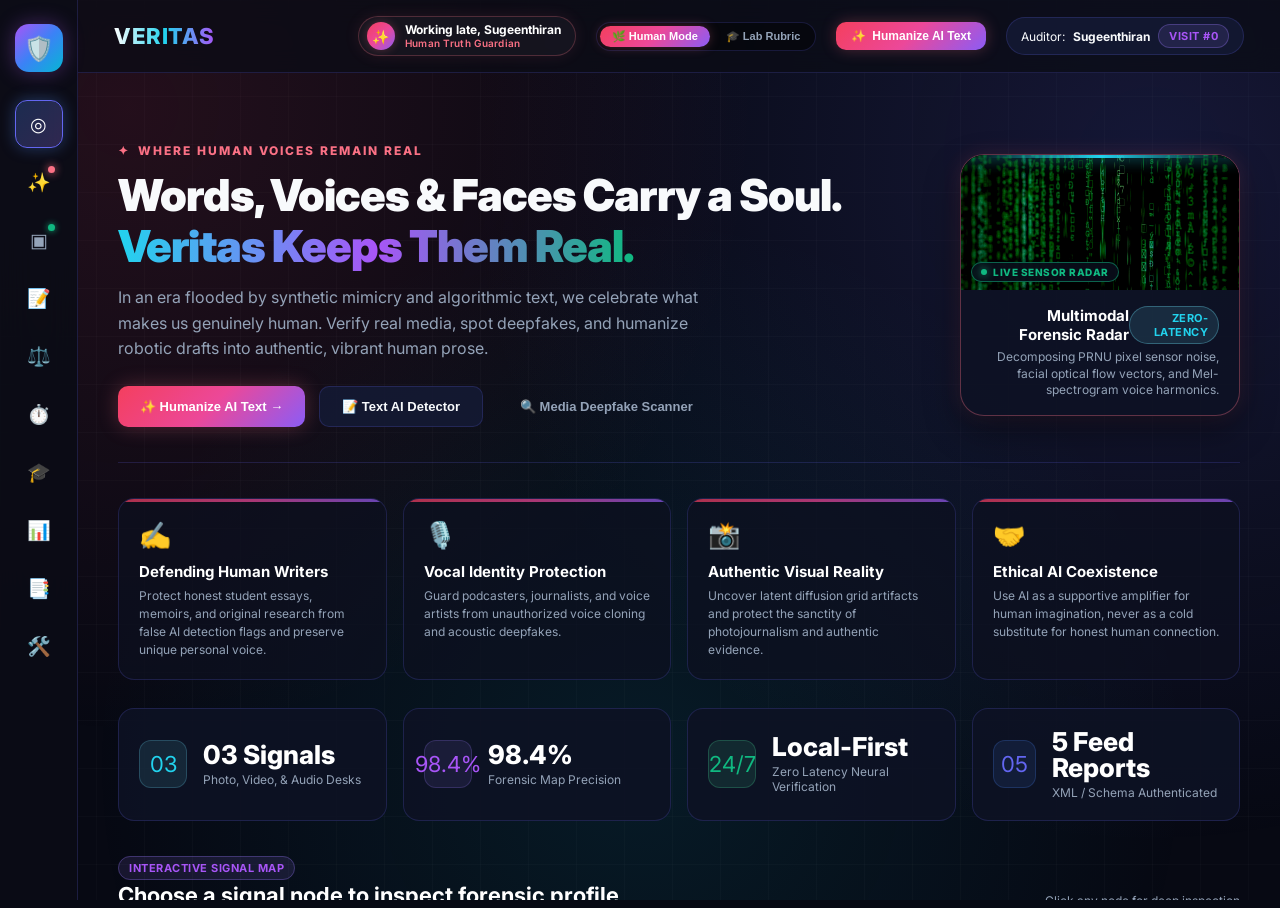
<file: index.html>
<!DOCTYPE html>
<html lang="en">
<head>
    <meta charset="UTF-8">
    <meta name="viewport" content="width=device-width, initial-scale=1.0">
    <title>VERITAS — AI Content Verification & Authenticity Platform</title>
    <!-- Inter Font -->
    <link rel="preconnect" href="https://fonts.googleapis.com">
    <link rel="preconnect" href="https://fonts.gstatic.com" crossorigin>
    <link href="https://fonts.googleapis.com/css2?family=Inter:wght@300;400;500;600;700;800;900&family=JetBrains+Mono:wght@400;600&display=swap" rel="stylesheet">
    <style>
        :root {
            --bg: #070913;
            --panel: rgba(14, 18, 36, 0.90);
            --panel-2: rgba(20, 27, 54, 0.85);
            --panel-3: rgba(28, 38, 72, 0.75);
            --border: rgba(99, 102, 241, 0.20);
            --border-hover: rgba(244, 63, 94, 0.45);
            --text: #f8fafc;
            --text-secondary: #cbd5e1;
            --muted: #94a3b8;
            --muted-dark: #64748b;
            --cyan: #22d3ee;
            --cyan-glow: rgba(34, 211, 238, 0.35);
            --purple: #a855f7;
            --purple-glow: rgba(168, 85, 247, 0.35);
            --blue: #6366f1;
            --blue-glow: rgba(99, 102, 241, 0.35);
            --green: #10b981;
            --green-glow: rgba(16, 185, 129, 0.35);
            --red: #f43f5e;
            --red-glow: rgba(244, 63, 94, 0.35);
            --yellow: #f59e0b;
            --rose: #fb7185;
            --rose-glow: rgba(251, 113, 133, 0.35);
            --amber: #f59e0b;
            --warm-gradient: linear-gradient(135deg, #f43f5e 0%, #ec4899 45%, #8b5cf6 100%);
            --cyber-gradient: linear-gradient(135deg, #6366f1 0%, #22d3ee 100%);
            --emerald-gradient: linear-gradient(135deg, #10b981 0%, #06b6d4 100%);
            --gold-gradient: linear-gradient(135deg, #f59e0b 0%, #f43f5e 100%);
            --radius-sm: 10px;
            --radius-md: 16px;
            --radius-lg: 24px;
            --font-sans: 'Inter', -apple-system, BlinkMacSystemFont, sans-serif;
            --font-mono: 'JetBrains Mono', monospace;
        }

        * {
            box-sizing: border-box;
            margin: 0;
            padding: 0;
        }

        html, body {
            height: 100%;
            background-color: var(--bg);
            color: var(--text);
            font-family: var(--font-sans);
            overflow-x: hidden;
            scroll-behavior: smooth;
        }

        /* Ambient Glow & Grid Background */
        body::before {
            content: '';
            position: fixed;
            inset: 0;
            pointer-events: none;
            background: 
                radial-gradient(circle at 10% 12%, rgba(244, 63, 94, 0.12) 0%, transparent 45%),
                radial-gradient(circle at 90% 18%, rgba(99, 102, 241, 0.16) 0%, transparent 50%),
                radial-gradient(circle at 50% 85%, rgba(6, 182, 212, 0.10) 0%, transparent 55%),
                linear-gradient(rgba(255, 255, 255, 0.02) 1px, transparent 1px),
                linear-gradient(90deg, rgba(255, 255, 255, 0.02) 1px, transparent 1px);
            background-size: 100% 100%, 100% 100%, 100% 100%, 48px 48px, 48px 48px;
            z-index: 0;
        }

        /* App Container Layout */
        .app-layout {
            display: flex;
            min-height: 100vh;
            position: relative;
            z-index: 1;
        }

        /* Sidebar Navigation Rail */
        .sidebar-rail {
            width: 78px;
            background: rgba(11, 13, 22, 0.92);
            backdrop-filter: blur(16px);
            border-right: 1px solid var(--border);
            display: flex;
            flex-direction: column;
            align-items: center;
            padding: 24px 0 20px;
            position: sticky;
            top: 0;
            height: 100vh;
            z-index: 100;
            transition: width 0.3s cubic-bezier(0.4, 0, 0.2, 1);
        }

        .sidebar-logo {
            width: 48px;
            height: 48px;
            border-radius: 14px;
            background: linear-gradient(135deg, #a855f7, #3b82f6, #06b6d4);
            display: flex;
            align-items: center;
            justify-content: center;
            font-size: 24px;
            box-shadow: 0 0 20px var(--purple-glow);
            margin-bottom: 28px;
            cursor: pointer;
            transition: transform 0.2s ease, box-shadow 0.2s ease;
        }

        .sidebar-logo:hover {
            transform: scale(1.06);
            box-shadow: 0 0 26px var(--cyan-glow);
        }

        .nav-items {
            display: flex;
            flex-direction: column;
            gap: 10px;
            width: 100%;
            align-items: center;
        }

        .nav-btn {
            width: 48px;
            height: 48px;
            border-radius: 12px;
            border: 1px solid transparent;
            background: transparent;
            color: var(--muted);
            display: flex;
            align-items: center;
            justify-content: center;
            font-size: 19px;
            cursor: pointer;
            position: relative;
            transition: all 0.2s ease;
        }

        .nav-btn:hover {
            color: var(--cyan);
            background: rgba(110, 231, 255, 0.08);
            border-color: rgba(110, 231, 255, 0.2);
        }

        .nav-btn.active {
            color: #fff;
            background: linear-gradient(135deg, rgba(76, 141, 255, 0.25), rgba(155, 124, 255, 0.25));
            border-color: var(--blue);
            box-shadow: 0 0 15px rgba(76, 141, 255, 0.35);
        }

        .nav-btn .tooltip {
            position: absolute;
            left: 64px;
            background: var(--panel-2);
            color: var(--text);
            padding: 6px 12px;
            font-size: 12px;
            font-weight: 600;
            border-radius: 6px;
            border: 1px solid var(--border);
            white-space: nowrap;
            pointer-events: none;
            opacity: 0;
            transform: translateX(-8px);
            transition: opacity 0.2s ease, transform 0.2s ease;
            box-shadow: 0 6px 18px rgba(0, 0, 0, 0.5);
            z-index: 1000;
        }

        .nav-btn:hover .tooltip {
            opacity: 1;
            transform: translateX(0);
        }

        .nav-btn .badge-dot {
            position: absolute;
            top: 7px;
            right: 7px;
            width: 7px;
            height: 7px;
            border-radius: 50%;
            background: var(--green);
            box-shadow: 0 0 6px var(--green);
        }

        .sidebar-bottom {
            margin-top: auto;
            display: flex;
            flex-direction: column;
            align-items: center;
            gap: 14px;
        }

        .code-tag {
            writing-mode: vertical-rl;
            font-size: 10px;
            font-family: var(--font-mono);
            letter-spacing: 2.5px;
            color: var(--muted-dark);
            font-weight: 700;
            transform: rotate(180deg);
        }

        /* Main Viewport */
        .main-content {
            flex: 1;
            display: flex;
            flex-direction: column;
            overflow-y: auto;
            height: 100vh;
        }

        /* Top Header Navigation */
        .top-navbar {
            padding: 16px 36px;
            background: rgba(11, 13, 22, 0.75);
            backdrop-filter: blur(12px);
            border-bottom: 1px solid var(--border);
            display: flex;
            align-items: center;
            justify-content: space-between;
            position: sticky;
            top: 0;
            z-index: 50;
        }

        .brand-title {
            display: flex;
            align-items: center;
            gap: 12px;
        }

        .brand-title h1 {
            font-size: 22px;
            font-weight: 800;
            letter-spacing: 0.5px;
            background: linear-gradient(90deg, #fff, var(--cyan), var(--purple));
            -webkit-background-clip: text;
            -webkit-text-fill-color: transparent;
        }

        .brand-title .badge-lab {
            font-size: 11px;
            font-family: var(--font-mono);
            background: rgba(110, 231, 255, 0.1);
            color: var(--cyan);
            border: 1px solid rgba(110, 231, 255, 0.3);
            border-radius: 20px;
            padding: 3px 10px;
            font-weight: 700;
            letter-spacing: 0.8px;
        }

        .header-stats {
            display: flex;
            align-items: center;
            gap: 20px;
        }

        .live-status {
            display: flex;
            align-items: center;
            gap: 8px;
            font-size: 12px;
            color: var(--muted);
            background: rgba(255, 255, 255, 0.03);
            border: 1px solid var(--border);
            padding: 6px 14px;
            border-radius: 20px;
        }

        .status-pulsing {
            width: 8px;
            height: 8px;
            border-radius: 50%;
            background: var(--green);
            box-shadow: 0 0 10px var(--green);
            animation: pulse-ring 2s infinite;
        }

        @keyframes pulse-ring {
            0% { transform: scale(0.95); box-shadow: 0 0 0 0 rgba(82, 242, 163, 0.7); }
            70% { transform: scale(1.1); box-shadow: 0 0 0 8px rgba(82, 242, 163, 0); }
            100% { transform: scale(0.95); box-shadow: 0 0 0 0 rgba(82, 242, 163, 0); }
        }

        .session-pill {
            display: flex;
            align-items: center;
            gap: 8px;
            font-size: 12px;
            color: var(--text);
            background: var(--panel-2);
            border: 1px solid var(--border);
            padding: 6px 14px;
            border-radius: 20px;
            cursor: pointer;
            transition: all 0.2s ease;
        }

        .session-pill:hover {
            border-color: var(--purple);
            color: var(--purple);
        }

        /* View Content Container */
        .content-body {
            flex: 1;
            padding: 30px 40px 60px;
            max-width: 1400px;
            width: 100%;
            margin: 0 auto;
        }

        /* Section Visibility Toggle */
        .view-section {
            display: none;
            animation: fadeIn 0.3s cubic-bezier(0.4, 0, 0.2, 1);
        }

        .view-section.active {
            display: block;
        }

        @keyframes fadeIn {
            from { opacity: 0; transform: translateY(8px); }
            to { opacity: 1; transform: translateY(0); }
        }

        /* Reusable UI Components */
        .card {
            background: var(--panel);
            border: 1px solid var(--border);
            border-radius: var(--radius-lg);
            padding: 26px;
            position: relative;
            box-shadow: 0 15px 35px rgba(0, 0, 0, 0.35);
            transition: border-color 0.2s ease, transform 0.2s ease;
        }

        .card:hover {
            border-color: var(--border-hover);
        }

        .card-header {
            display: flex;
            align-items: center;
            justify-content: space-between;
            margin-bottom: 20px;
        }

        .card-title {
            font-size: 18px;
            font-weight: 700;
            color: #fff;
            display: flex;
            align-items: center;
            gap: 10px;
        }

        .tag-pill {
            font-size: 11px;
            font-weight: 700;
            padding: 4px 10px;
            border-radius: 20px;
            text-transform: uppercase;
            letter-spacing: 0.5px;
        }

        .tag-pill.cyan { background: rgba(110, 231, 255, 0.12); color: var(--cyan); border: 1px solid rgba(110, 231, 255, 0.3); }
        .tag-pill.purple { background: rgba(155, 124, 255, 0.12); color: var(--purple); border: 1px solid rgba(155, 124, 255, 0.3); }
        .tag-pill.green { background: rgba(82, 242, 163, 0.12); color: var(--green); border: 1px solid rgba(82, 242, 163, 0.3); }
        .tag-pill.red { background: rgba(255, 92, 122, 0.12); color: var(--red); border: 1px solid rgba(255, 92, 122, 0.3); }

        .btn {
            display: inline-flex;
            align-items: center;
            justify-content: center;
            gap: 8px;
            padding: 12px 22px;
            border-radius: var(--radius-sm);
            font-size: 13px;
            font-weight: 700;
            cursor: pointer;
            transition: all 0.2s ease;
            text-decoration: none;
            border: none;
        }

        .btn-primary {
            background: linear-gradient(90deg, #3b82f6, #8b5cf6, #06b6d4);
            color: #fff;
            box-shadow: 0 4px 15px rgba(59, 130, 246, 0.3);
        }

        .btn-primary:hover {
            transform: translateY(-2px);
            box-shadow: 0 6px 20px rgba(59, 130, 246, 0.45);
        }

        .btn-secondary {
            background: var(--panel-2);
            color: var(--text);
            border: 1px solid var(--border);
        }

        .btn-secondary:hover {
            background: var(--panel-3);
            border-color: var(--muted);
        }

        .btn-ghost {
            background: transparent;
            color: var(--muted);
            border: 1px solid transparent;
        }

        .btn-ghost:hover {
            color: var(--text);
            background: rgba(255, 255, 255, 0.05);
        }

        /* -------------------------------------------------------------
           VIEW 1: OVERVIEW & INTERACTIVE SIGNAL MAP (Ex 2 & Ex 1)
        ------------------------------------------------------------- */
        .hero-banner {
            display: flex;
            justify-content: space-between;
            align-items: center;
            padding: 40px 0 35px;
            border-bottom: 1px solid var(--border);
            margin-bottom: 35px;
        }

        .hero-text .eyebrow {
            font-size: 12px;
            font-weight: 800;
            color: var(--cyan);
            letter-spacing: 2px;
            text-transform: uppercase;
            margin-bottom: 12px;
            display: flex;
            align-items: center;
            gap: 8px;
        }

        .hero-text h2 {
            font-size: 44px;
            font-weight: 900;
            line-height: 1.15;
            letter-spacing: -1px;
            margin-bottom: 14px;
        }

        .hero-text h2 .grad-text {
            background: linear-gradient(90deg, var(--cyan), var(--purple), var(--green));
            -webkit-background-clip: text;
            -webkit-text-fill-color: transparent;
        }

        .hero-text p {
            color: var(--muted);
            font-size: 16px;
            max-width: 580px;
            line-height: 1.6;
            margin-bottom: 24px;
        }

        .hero-actions {
            display: flex;
            gap: 14px;
        }

        .hero-widget {
            background: var(--panel-2);
            border: 1px solid var(--border);
            border-radius: var(--radius-md);
            padding: 20px 24px;
            text-align: right;
            max-width: 280px;
        }

        .hero-widget .widget-label {
            font-size: 11px;
            font-weight: 700;
            color: var(--muted-dark);
            text-transform: uppercase;
            letter-spacing: 1px;
        }

        .hero-widget p {
            font-size: 13px;
            color: var(--muted);
            margin-top: 6px;
        }

        /* Stats Grid */
        .stats-ribbon {
            display: grid;
            grid-template-columns: repeat(4, 1fr);
            gap: 16px;
            margin-bottom: 35px;
        }

        .stat-box {
            background: var(--panel);
            border: 1px solid var(--border);
            border-radius: var(--radius-md);
            padding: 20px;
            display: flex;
            align-items: center;
            gap: 16px;
        }

        .stat-icon {
            width: 48px;
            height: 48px;
            border-radius: 12px;
            display: flex;
            align-items: center;
            justify-content: center;
            font-size: 22px;
        }

        .stat-icon.cyan { background: rgba(110, 231, 255, 0.1); color: var(--cyan); border: 1px solid rgba(110, 231, 255, 0.2); }
        .stat-icon.purple { background: rgba(155, 124, 255, 0.1); color: var(--purple); border: 1px solid rgba(155, 124, 255, 0.2); }
        .stat-icon.green { background: rgba(82, 242, 163, 0.1); color: var(--green); border: 1px solid rgba(82, 242, 163, 0.2); }
        .stat-icon.blue { background: rgba(76, 141, 255, 0.1); color: var(--blue); border: 1px solid rgba(76, 141, 255, 0.2); }

        .stat-info .stat-num {
            font-size: 26px;
            font-weight: 800;
            color: #fff;
            line-height: 1;
        }

        .stat-info .stat-desc {
            font-size: 12px;
            color: var(--muted);
            margin-top: 4px;
        }

        /* Interactive Signal Map Container */
        .map-section {
            margin-bottom: 40px;
        }

        .map-header {
            display: flex;
            justify-content: space-between;
            align-items: flex-end;
            margin-bottom: 20px;
        }

        .map-frame {
            height: 460px;
            background: var(--panel);
            border: 1px solid var(--border);
            border-radius: var(--radius-lg);
            position: relative;
            overflow: hidden;
            background-image: 
                linear-gradient(rgba(255, 255, 255, 0.02) 1px, transparent 1px),
                linear-gradient(90deg, rgba(255, 255, 255, 0.02) 1px, transparent 1px);
            background-size: 32px 32px;
            box-shadow: inset 0 0 60px rgba(0, 0, 0, 0.6);
        }

        /* SVG Connection Lines */
        .map-svg-lines {
            position: absolute;
            inset: 0;
            width: 100%;
            height: 100%;
            pointer-events: none;
        }

        .signal-link {
            stroke-dasharray: 6 6;
            animation: dashMove 25s linear infinite;
        }

        @keyframes dashMove {
            to { stroke-dashoffset: -300; }
        }

        /* Interactive Map Nodes */
        .map-node {
            position: absolute;
            border-radius: 50%;
            display: flex;
            flex-direction: column;
            align-items: center;
            justify-content: center;
            text-align: center;
            cursor: pointer;
            transition: all 0.3s cubic-bezier(0.4, 0, 0.2, 1);
            user-select: none;
            z-index: 10;
        }

        .map-node:hover {
            transform: scale(1.1);
        }

        .map-node strong {
            font-size: 14px;
            font-weight: 800;
            letter-spacing: 0.5px;
        }

        .map-node small {
            font-size: 9px;
            text-transform: uppercase;
            font-weight: 700;
            letter-spacing: 1px;
            margin-top: 3px;
        }

        /* Veritas AI Core Node */
        .node-core {
            width: 135px;
            height: 135px;
            left: calc(50% - 67px);
            top: calc(50% - 67px);
            background: radial-gradient(circle, var(--panel-2) 40%, #151930 100%);
            border: 2px solid var(--blue);
            box-shadow: 0 0 35px var(--blue-glow), inset 0 0 20px rgba(76, 141, 255, 0.2);
        }

        .node-core .core-icon {
            font-size: 26px;
            margin-bottom: 2px;
        }

        .node-photo {
            width: 125px;
            height: 125px;
            top: 45px;
            right: 120px;
            background: rgba(110, 231, 255, 0.08);
            border: 1px solid rgba(110, 231, 255, 0.4);
            color: var(--cyan);
            box-shadow: 0 0 25px var(--cyan-glow);
        }

        .node-video {
            width: 125px;
            height: 125px;
            bottom: 60px;
            left: 100px;
            background: rgba(155, 124, 255, 0.08);
            border: 1px solid rgba(155, 124, 255, 0.4);
            color: var(--purple);
            box-shadow: 0 0 25px var(--purple-glow);
        }

        .node-audio {
            width: 125px;
            height: 125px;
            bottom: 55px;
            right: 160px;
            background: rgba(82, 242, 163, 0.08);
            border: 1px solid rgba(82, 242, 163, 0.4);
            color: var(--green);
            box-shadow: 0 0 25px var(--green-glow);
        }

        .map-legend {
            position: absolute;
            bottom: 16px;
            left: 20px;
            background: rgba(14, 17, 32, 0.85);
            backdrop-filter: blur(8px);
            border: 1px solid var(--border);
            padding: 8px 16px;
            border-radius: var(--radius-sm);
            font-size: 11px;
            color: var(--muted);
            display: flex;
            gap: 16px;
            align-items: center;
        }

        .legend-item {
            display: flex;
            align-items: center;
            gap: 6px;
        }

        .legend-dot {
            width: 8px;
            height: 8px;
            border-radius: 50%;
        }

        /* Signal Trail / Archive Table */
        .archive-table {
            width: 100%;
            border-collapse: collapse;
            font-size: 13px;
        }

        .archive-table th {
            text-align: left;
            padding: 14px 16px;
            color: var(--muted);
            font-size: 11px;
            text-transform: uppercase;
            letter-spacing: 1px;
            border-bottom: 1px solid var(--border);
            background: rgba(255, 255, 255, 0.02);
        }

        .archive-table td {
            padding: 14px 16px;
            border-bottom: 1px solid rgba(255, 255, 255, 0.04);
            color: var(--text);
        }

        .archive-table tr:hover td {
            background: rgba(255, 255, 255, 0.025);
        }

        /* -------------------------------------------------------------
           VIEW 2: MULTIMODAL MEDIA SCANNER (Ex 1)
        ------------------------------------------------------------- */
        .scanner-grid {
            display: grid;
            grid-template-columns: 1.1fr 0.9fr;
            gap: 28px;
        }

        .upload-dropzone {
            border: 2px dashed #283149;
            border-radius: var(--radius-lg);
            padding: 40px 24px;
            text-align: center;
            cursor: pointer;
            transition: all 0.2s ease;
            background: rgba(255, 255, 255, 0.015);
        }

        .upload-dropzone:hover, .upload-dropzone.dragover {
            border-color: var(--cyan);
            background: rgba(110, 231, 255, 0.03);
        }

        .dropzone-icon {
            font-size: 42px;
            color: var(--cyan);
            margin-bottom: 14px;
        }

        .quick-samples {
            display: flex;
            gap: 10px;
            justify-content: center;
            margin-top: 20px;
            flex-wrap: wrap;
        }

        .sample-btn {
            background: var(--panel-2);
            border: 1px solid var(--border);
            color: var(--muted);
            padding: 6px 12px;
            border-radius: 8px;
            font-size: 12px;
            cursor: pointer;
            transition: all 0.2s ease;
        }

        .sample-btn:hover {
            color: #fff;
            border-color: var(--cyan);
        }

        .media-preview-box {
            margin-top: 24px;
            background: #000;
            border-radius: var(--radius-md);
            overflow: hidden;
            position: relative;
            min-height: 220px;
            display: flex;
            align-items: center;
            justify-content: center;
            border: 1px solid var(--border);
        }

        .media-preview-box img, .media-preview-box video {
            max-width: 100%;
            max-height: 320px;
            object-fit: contain;
        }

        .forensic-overlay-filter {
            position: absolute;
            inset: 0;
            pointer-events: none;
            mix-blend-mode: difference;
            opacity: 0;
            transition: opacity 0.3s ease;
        }

        .forensic-overlay-filter.active {
            opacity: 0.85;
        }

        .filter-toggles {
            display: flex;
            gap: 8px;
            margin-top: 12px;
        }

        .filter-toggle-btn {
            font-size: 11px;
            padding: 4px 10px;
            border-radius: 6px;
            background: var(--panel-2);
            border: 1px solid var(--border);
            color: var(--muted);
            cursor: pointer;
        }

        .filter-toggle-btn.active {
            background: var(--blue);
            color: #fff;
            border-color: var(--blue);
        }

        /* Scanner Result Card */
        .scanner-meter-wrap {
            margin-bottom: 24px;
        }

        .meter-label-row {
            display: flex;
            justify-content: space-between;
            margin-bottom: 8px;
            font-size: 13px;
            font-weight: 700;
        }

        .meter-bar-track {
            height: 12px;
            background: #171c2b;
            border-radius: 20px;
            overflow: hidden;
            position: relative;
        }

        .meter-bar-fill {
            height: 100%;
            width: 0%;
            background: linear-gradient(90deg, var(--green), var(--cyan), var(--purple), var(--red));
            transition: width 1.2s cubic-bezier(0.4, 0, 0.2, 1);
            border-radius: 20px;
        }

        .forensic-kpi-grid {
            display: grid;
            grid-template-columns: repeat(3, 1fr);
            gap: 14px;
            margin-bottom: 22px;
        }

        .forensic-kpi {
            background: var(--panel-2);
            border: 1px solid var(--border);
            border-radius: var(--radius-sm);
            padding: 14px;
            text-align: center;
        }

        .forensic-kpi small {
            font-size: 11px;
            color: var(--muted);
            display: block;
            margin-bottom: 4px;
        }

        .forensic-kpi strong {
            font-size: 20px;
            font-weight: 800;
            color: #fff;
        }

        .verdict-alert-box {
            padding: 16px;
            border-radius: var(--radius-md);
            font-size: 13px;
            font-weight: 700;
            display: flex;
            align-items: center;
            gap: 12px;
            border: 1px solid transparent;
        }

        .verdict-alert-box.danger {
            background: rgba(255, 92, 122, 0.1);
            color: var(--red);
            border-color: rgba(255, 92, 122, 0.3);
        }

        .verdict-alert-box.success {
            background: rgba(82, 242, 163, 0.1);
            color: var(--green);
            border-color: rgba(82, 242, 163, 0.3);
        }

        /* -------------------------------------------------------------
           VIEW 3: DHTML CLIENT-SIDE AI TEXT DETECTOR (Ex 3)
        ------------------------------------------------------------- */
        .detector-layout {
            display: grid;
            grid-template-columns: 1.15fr 0.85fr;
            gap: 28px;
        }

        .dhtml-textarea {
            width: 100%;
            height: 280px;
            background: linear-gradient(180deg, #070914, #0b0e1f);
            border: 1.5px solid var(--border);
            border-radius: var(--radius-md);
            padding: 18px;
            color: var(--text);
            font-family: var(--font-sans);
            font-size: 14px;
            line-height: 1.65;
            resize: none;
            outline: none;
            transition: border-color 0.2s ease, box-shadow 0.2s ease;
        }

        .dhtml-textarea:focus {
            border-color: var(--purple);
            box-shadow: 0 0 20px var(--purple-glow);
        }

        .counter-strip {
            display: flex;
            justify-content: space-between;
            margin: 12px 0 18px;
            background: var(--panel-2);
            border: 1px solid var(--border);
            border-radius: var(--radius-sm);
            padding: 10px 16px;
            font-size: 12px;
            color: var(--muted);
        }

        .counter-strip b {
            color: var(--cyan);
        }

        /* Circular Conic Gauge from Ex 3 */
        .conic-gauge-wrap {
            display: flex;
            align-items: center;
            gap: 24px;
            padding: 10px 0 24px;
            border-bottom: 1px solid var(--border);
            margin-bottom: 20px;
        }

        .gauge-circle {
            width: 140px;
            height: 140px;
            border-radius: 50%;
            display: grid;
            place-items: center;
            position: relative;
            background: conic-gradient(var(--purple) 0 28%, var(--blue) 28% 68%, var(--green) 68% 100%);
            box-shadow: 0 0 25px rgba(59, 130, 246, 0.25);
            flex-shrink: 0;
            transition: background 0.8s ease;
        }

        .gauge-circle::after {
            content: '';
            position: absolute;
            width: 102px;
            height: 102px;
            border-radius: 50%;
            background: var(--panel);
            box-shadow: inset 0 0 15px rgba(0, 0, 0, 0.8);
        }

        .gauge-inner-text {
            position: relative;
            z-index: 2;
            text-align: center;
        }

        .gauge-inner-text strong {
            font-size: 26px;
            font-weight: 900;
            color: #fff;
            display: block;
        }

        .gauge-inner-text span {
            font-size: 9px;
            font-weight: 800;
            color: var(--purple);
            letter-spacing: 1px;
        }

        .gauge-score-bars {
            flex: 1;
            display: flex;
            flex-direction: column;
            gap: 14px;
        }

        .bar-score-row {
            display: flex;
            flex-direction: column;
            gap: 6px;
        }

        .bar-score-meta {
            display: flex;
            justify-content: space-between;
            font-size: 12px;
            font-weight: 700;
        }

        .bar-pill-track {
            height: 8px;
            background: #171c2b;
            border-radius: 10px;
            overflow: hidden;
        }

        .bar-pill-fill {
            height: 100%;
            border-radius: 10px;
            transition: width 0.8s cubic-bezier(0.4, 0, 0.2, 1);
        }

        .bar-pill-fill.ai {
            background: linear-gradient(90deg, var(--purple), var(--blue));
            width: 68%;
        }

        .bar-pill-fill.human {
            background: linear-gradient(90deg, var(--green), #34d399);
            width: 32%;
        }

        /* -------------------------------------------------------------
           VIEW 4: ENTERPRISE AUDIT & SERVLET VERIFICATION (Ex 5A)
        ------------------------------------------------------------- */
        .form-row {
            display: grid;
            grid-template-columns: 1fr 1fr;
            gap: 16px;
            margin-bottom: 16px;
        }

        .input-group {
            display: flex;
            flex-direction: column;
            gap: 6px;
        }

        .input-group label {
            font-size: 12px;
            font-weight: 700;
            color: var(--muted);
            text-transform: uppercase;
            letter-spacing: 0.5px;
        }

        .text-input, .select-input {
            background: var(--panel-2);
            border: 1px solid var(--border);
            border-radius: var(--radius-sm);
            padding: 12px 14px;
            color: var(--text);
            font-family: var(--font-sans);
            font-size: 14px;
            outline: none;
            transition: border-color 0.2s ease;
        }

        .text-input:focus, .select-input:focus {
            border-color: var(--cyan);
        }

        .radio-options-row {
            display: flex;
            gap: 20px;
            padding: 8px 0;
        }

        .radio-label {
            display: flex;
            align-items: center;
            gap: 8px;
            font-size: 13px;
            cursor: pointer;
            color: var(--text);
        }

        /* Official Forensic Report Card (Matching Screenshot Page 34) */
        .audit-certificate {
            background: #fff;
            color: #172554;
            border-radius: var(--radius-md);
            padding: 24px 30px;
            box-shadow: 0 10px 30px rgba(0, 0, 0, 0.4);
            margin-top: 24px;
            display: none;
        }

        .audit-cert-header {
            display: flex;
            align-items: center;
            justify-content: space-between;
            padding: 14px 20px;
            background: #1e3a8a;
            color: #fff;
            border-radius: 8px;
            margin-bottom: 20px;
        }

        .cert-brand-badge {
            background: #0284c7;
            padding: 6px 14px;
            border-radius: 6px;
            font-weight: 900;
            letter-spacing: 1px;
            font-size: 14px;
        }

        .cert-grid {
            display: grid;
            grid-template-columns: 1fr 1fr;
            gap: 12px 30px;
            margin-bottom: 20px;
            font-size: 13px;
            padding: 15px;
            background: #f8fafc;
            border-radius: 8px;
            border: 1px solid #e2e8f0;
        }

        .cert-kpis-row {
            display: grid;
            grid-template-columns: repeat(4, 1fr);
            gap: 12px;
            margin-bottom: 20px;
        }

        .cert-kpi-card {
            padding: 14px;
            border-radius: 8px;
            text-align: center;
        }

        .cert-kpi-card.green { background: #ecfdf5; border: 1px solid #a7f3d0; color: #065f46; }
        .cert-kpi-card.blue { background: #eff6ff; border: 1px solid #bfdbfe; color: #1e40af; }
        .cert-kpi-card.amber { background: #fffbeb; border: 1px solid #fde68a; color: #92400e; }
        .cert-kpi-card.purple { background: #faf5ff; border: 1px solid #e9d5ff; color: #6b21a8; }

        .cert-verdict-banner {
            padding: 14px;
            border-radius: 8px;
            font-weight: 800;
            font-size: 14px;
            display: flex;
            align-items: center;
            gap: 10px;
        }

        .cert-verdict-banner.pass {
            background: #ecfdf5;
            border: 1.5px solid #10b981;
            color: #065f46;
        }

        .cert-verdict-banner.fail {
            background: #fef2f2;
            border: 1.5px solid #ef4444;
            color: #991b1b;
        }

        /* -------------------------------------------------------------
           VIEW 5: SESSION TRACKING (Ex 5B)
        ------------------------------------------------------------- */
        .session-card-container {
            max-width: 680px;
            margin: 20px auto;
        }

        .session-table {
            width: 100%;
            border-collapse: collapse;
            margin: 20px 0;
            background: var(--panel-2);
            border-radius: var(--radius-sm);
            overflow: hidden;
            border: 1px solid var(--border);
        }

        .session-table th {
            background: var(--panel-3);
            padding: 14px;
            color: var(--text);
            text-align: left;
            font-size: 13px;
            border-bottom: 1px solid var(--border);
        }

        .session-table td {
            padding: 14px;
            border-bottom: 1px solid var(--border);
            font-size: 13px;
        }

        /* -------------------------------------------------------------
           VIEW 6: EXAMINATION PORTAL (Ex 6A)
        ------------------------------------------------------------- */
        .exam-container {
            max-width: 820px;
            margin: 0 auto;
        }

        .question-card {
            background: var(--panel-2);
            border: 1px solid var(--border);
            border-radius: var(--radius-md);
            padding: 20px;
            margin-bottom: 20px;
            transition: border-color 0.2s ease;
        }

        .question-card:hover {
            border-color: var(--blue);
        }

        .question-title {
            font-size: 15px;
            font-weight: 700;
            color: #fff;
            margin-bottom: 14px;
            line-height: 1.5;
        }

        .option-item {
            display: flex;
            align-items: flex-start;
            gap: 12px;
            padding: 10px 14px;
            border-radius: 8px;
            background: rgba(255, 255, 255, 0.02);
            margin-bottom: 8px;
            cursor: pointer;
            border: 1px solid transparent;
            transition: all 0.2s ease;
        }

        .option-item:hover {
            background: rgba(255, 255, 255, 0.05);
            border-color: rgba(255, 255, 255, 0.1);
        }

        .option-item input[type="radio"] {
            margin-top: 3px;
        }

        /* Certificate Award Box */
        .exam-result-box {
            display: none;
            background: linear-gradient(145deg, var(--panel-2), var(--panel));
            border: 2px solid var(--cyan);
            border-radius: var(--radius-lg);
            padding: 35px;
            text-align: center;
            margin-top: 24px;
            box-shadow: 0 0 35px var(--cyan-glow);
        }

        /* -------------------------------------------------------------
           VIEW 7: STUDENT MARK LIST REGISTRY (Ex 6B)
        ------------------------------------------------------------- */
        .marklist-container {
            max-width: 760px;
            margin: 0 auto;
        }

        .search-reg-box {
            display: flex;
            gap: 12px;
            margin-bottom: 26px;
        }

        .student-result-card {
            background: #fff;
            color: #2c3e50;
            border-radius: var(--radius-md);
            padding: 30px;
            box-shadow: 0 10px 30px rgba(0, 0, 0, 0.5);
            margin-top: 20px;
            display: none;
        }

        .student-result-card h2 {
            color: #2c3e50;
            text-align: center;
            font-size: 22px;
            margin-bottom: 6px;
        }

        .student-result-card h3 {
            color: #1565c0;
            text-align: center;
            font-size: 15px;
            margin-bottom: 20px;
        }

        .student-table {
            width: 100%;
            border-collapse: collapse;
            margin-bottom: 20px;
        }

        .student-table th {
            background: #2c3e50;
            color: #fff;
            padding: 12px 16px;
            text-align: left;
            width: 40%;
        }

        .student-table td {
            padding: 12px 16px;
            border: 1px solid #ddd;
            font-weight: 600;
        }

        /* -------------------------------------------------------------
           VIEW 8: XML / XSLT INTELLIGENCE REPORTS (Ex 7)
        ------------------------------------------------------------- */
        .reports-controls {
            display: flex;
            justify-content: space-between;
            align-items: center;
            margin-bottom: 24px;
            flex-wrap: wrap;
            gap: 14px;
        }

        .toggle-view-pills {
            display: flex;
            background: var(--panel-2);
            border: 1px solid var(--border);
            border-radius: 8px;
            padding: 4px;
            gap: 4px;
        }

        .view-pill {
            padding: 6px 14px;
            font-size: 12px;
            font-weight: 700;
            border-radius: 6px;
            background: transparent;
            color: var(--muted);
            border: none;
            cursor: pointer;
            transition: all 0.2s ease;
        }

        .view-pill.active {
            background: var(--blue);
            color: #fff;
        }

        /* XML CSS Cards View (Styled exactly like verification.css) */
        .xml-css-feed {
            background-color: #eef5ff;
            padding: 25px;
            border-radius: var(--radius-lg);
            font-family: Arial, sans-serif;
            color: #222;
        }

        .xml-report-card {
            background-color: white;
            border: 2px solid #2c3e50;
            border-radius: 12px;
            margin: 20px auto;
            padding: 24px;
            width: 92%;
            box-shadow: 0px 4px 10px #999999;
        }

        .xml-reportno {
            display: inline-block;
            background-color: #2c3e50;
            color: white;
            padding: 8px 18px;
            font-size: 18pt;
            font-weight: bold;
            border-radius: 8px;
            margin-bottom: 12px;
        }

        .xml-title {
            display: block;
            color: #222222;
            font-size: 18pt;
            font-weight: bold;
            margin: 10px 0;
            line-height: 1.3;
        }

        .xml-category {
            display: inline-block;
            color: #1565c0;
            font-size: 14pt;
            font-weight: 700;
            margin: 6px 0;
            background: #e3f2fd;
            padding: 3px 12px;
            border-radius: 14px;
        }

        .xml-score {
            display: block;
            color: #1565c0;
            font-size: 14pt;
            margin: 8px 0;
            font-weight: 600;
        }

        .xml-time {
            display: block;
            color: #d32f2f;
            font-size: 14pt;
            font-weight: bold;
            margin: 6px 0;
        }

        .xml-author {
            display: block;
            background-color: #f3f6fa;
            border-left: 5px solid #2c3e50;
            padding: 14px 18px;
            margin-top: 15px;
            border-radius: 6px;
        }

        .xml-authorname {
            display: block;
            color: #6a1b9a;
            font-size: 15pt;
            font-weight: bold;
            margin-bottom: 4px;
        }

        .xml-designation {
            display: block;
            color: #00897b;
            font-size: 13pt;
            font-weight: 600;
            margin-bottom: 4px;
        }

        .xml-contact {
            display: block;
            color: #795548;
            font-size: 12pt;
        }

        /* -------------------------------------------------------------
           MODALS & FLOATING DIALOGS
        ------------------------------------------------------------- */
        .modal-backdrop {
            position: fixed;
            inset: 0;
            background: rgba(0, 0, 0, 0.75);
            backdrop-filter: blur(8px);
            display: none;
            align-items: center;
            justify-content: center;
            z-index: 1000;
            padding: 20px;
        }

        .modal-box {
            background: var(--panel);
            border: 1px solid var(--border);
            border-radius: var(--radius-lg);
            width: 100%;
            max-width: 620px;
            padding: 30px;
            box-shadow: 0 25px 50px rgba(0, 0, 0, 0.5);
            animation: modalPop 0.25s ease;
        }

        @keyframes modalPop {
            from { transform: scale(0.92); opacity: 0; }
            to { transform: scale(1); opacity: 1; }
        }

        /* Responsive Layout Tweaks (Laptops, Tablets, and Mobile Phones) */
        @media (max-width: 1024px) {
            .scanner-grid, .detector-layout, .hero-banner {
                grid-template-columns: 1fr;
                flex-direction: column;
            }
            .hero-widget {
                margin-top: 20px;
                text-align: left;
            }
            .stats-ribbon {
                grid-template-columns: repeat(2, 1fr);
            }
        }

        @media (max-width: 768px) {
            .app-layout {
                flex-direction: column;
            }
            /* Convert desktop sidebar to mobile bottom tab bar */
            .sidebar-rail {
                position: fixed;
                bottom: 0;
                left: 0;
                right: 0;
                top: auto;
                width: 100%;
                height: 64px;
                flex-direction: row;
                justify-content: space-around;
                align-items: center;
                padding: 0 6px;
                border-right: none;
                border-top: 1px solid var(--border);
                background: rgba(11, 13, 22, 0.96);
                backdrop-filter: blur(16px);
                z-index: 1000;
                overflow-x: auto;
                box-shadow: 0 -8px 25px rgba(0, 0, 0, 0.6);
            }
            .sidebar-logo, .sidebar-bottom, .code-tag, .tooltip {
                display: none !important;
            }
            .nav-items {
                flex-direction: row;
                width: 100%;
                justify-content: space-around;
                gap: 2px;
            }
            .nav-btn {
                width: 44px;
                height: 44px;
                font-size: 18px;
                border-radius: 10px;
            }
            .main-content {
                height: auto;
                min-height: 100vh;
                padding-bottom: 80px; /* Space for bottom bar */
                overflow-x: hidden;
            }
            .top-navbar {
                padding: 12px 18px;
                flex-wrap: wrap;
                gap: 10px;
            }
            .brand-title h1 {
                font-size: 19px;
            }
            .content-body {
                padding: 18px 14px;
            }
            .hero-banner {
                padding: 24px 0 20px;
            }
            .hero-banner h2 {
                font-size: clamp(24px, 7vw, 34px);
            }
            .hero-actions {
                flex-wrap: wrap;
                gap: 10px;
            }
            .hero-actions .btn {
                flex: 1 1 calc(50% - 10px);
                min-width: 140px;
            }
            .stats-ribbon {
                grid-template-columns: 1fr;
            }
            .form-row {
                grid-template-columns: 1fr;
            }
            .conic-gauge-wrap {
                flex-direction: column;
                align-items: center;
            }
            /* Responsive Interactive Signal Map for Phones */
            .map-frame {
                height: 380px;
            }
            .node-core {
                width: 100px;
                height: 100px;
                left: calc(50% - 50px);
                top: calc(50% - 50px);
            }
            .node-core strong { font-size: 11px; }
            .node-core small { font-size: 8px; }
            .node-photo {
                width: 86px;
                height: 86px;
                top: 20px;
                right: 20px;
            }
            .node-video {
                width: 86px;
                height: 86px;
                bottom: 45px;
                left: 20px;
            }
            .node-audio {
                width: 86px;
                height: 86px;
                bottom: 45px;
                right: 20px;
            }
            .node-photo strong, .node-video strong, .node-audio strong { font-size: 11px; }
            .node-photo small, .node-video small, .node-audio small { font-size: 7px; }
            .map-legend {
                bottom: 10px;
                left: 10px;
                font-size: 9px;
                gap: 8px;
                padding: 5px 10px;
            }
            /* Audit Certificate Responsive */
            .cert-grid {
                grid-template-columns: 1fr !important;
            }
            .cert-kpis-row {
                grid-template-columns: repeat(2, 1fr) !important;
            }
            .cert-kpi-card .value {
                font-size: 18px;
            }
            .radio-options-row {
                flex-wrap: wrap;
                gap: 12px;
            }
            /* Inputs: 16px font-size to prevent mobile browser auto-zoom */
            input, select, textarea {
                font-size: 16px !important;
            }
            /* Table responsiveness */
            .archive-table, .session-table, table {
                display: block;
                width: 100%;
                overflow-x: auto;
                -webkit-overflow-scrolling: touch;
            }
            .xml-report-card {
                width: 100%;
                padding: 16px;
            }
            .xml-reportno {
                font-size: 14pt;
            }
            .xml-title {
                font-size: 14pt;
            }
            .xml-score, .xml-category, .xml-time, .xml-authorname {
                font-size: 12pt;
            }
        }

        @media (max-width: 480px) {
            .cert-kpis-row {
                grid-template-columns: 1fr !important;
            }
            .hero-actions .btn {
                flex: 1 1 100%;
                width: 100%;
            }
            .search-reg-box {
                flex-direction: column;
            }
            .search-reg-box .btn {
                width: 100%;
            }
            .top-navbar .session-pill {
                display: none;
            }
        }
    
        /* ============================================================
           HUMANIZED PORTAL STYLES (WARMTH, HUMANIZER STUDIO & HEATMAP)
        ============================================================ */
        :root {
            --rose: #fb7185;
            --rose-glow: rgba(251, 113, 133, 0.28);
            --amber: #f59e0b;
            --amber-glow: rgba(245, 158, 11, 0.25);
            --warm-gradient: linear-gradient(135deg, #f43f5e 0%, #ec4899 50%, #8b5cf6 100%);
            --human-gradient: linear-gradient(135deg, #10b981 0%, #06b6d4 100%);
            --card-warm-border: rgba(251, 113, 133, 0.25);
        }

        /* Top Navbar Human Additions */
        .human-greeting-pill {
            display: flex;
            align-items: center;
            gap: 10px;
            background: rgba(255, 255, 255, 0.04);
            border: 1px solid rgba(251, 113, 133, 0.25);
            border-radius: 30px;
            padding: 5px 14px 5px 8px;
            box-shadow: 0 0 15px rgba(251, 113, 133, 0.1);
        }
        .human-avatar {
            width: 28px;
            height: 28px;
            border-radius: 50%;
            background: var(--warm-gradient);
            display: flex;
            align-items: center;
            justify-content: center;
            font-size: 14px;
            box-shadow: 0 0 10px var(--rose-glow);
        }
        .human-greeting-info {
            display: flex;
            flex-direction: column;
            line-height: 1.2;
        }
        .greeting-time {
            font-size: 12px;
            font-weight: 700;
            color: #fff;
        }
        .greeting-status {
            font-size: 10px;
            color: var(--rose);
            font-weight: 600;
            letter-spacing: 0.3px;
        }

        /* Experience Mode Toggle (Human vs Lab) */
        .mode-toggle-wrap {
            display: flex;
            background: rgba(0, 0, 0, 0.4);
            border: 1px solid var(--border);
            border-radius: 20px;
            padding: 3px;
            gap: 4px;
        }
        .mode-toggle-btn {
            background: transparent;
            border: none;
            color: var(--muted);
            padding: 4px 12px;
            border-radius: 16px;
            font-size: 11px;
            font-weight: 700;
            cursor: pointer;
            transition: all 0.2s ease;
        }
        .mode-toggle-btn.active {
            background: rgba(255, 255, 255, 0.1);
            color: #fff;
            box-shadow: 0 2px 8px rgba(0,0,0,0.4);
        }
        .mode-toggle-btn.human-mode.active {
            background: var(--warm-gradient);
            color: #fff;
            box-shadow: 0 0 12px var(--rose-glow);
        }
        .mode-toggle-btn.lab-mode.active {
            background: linear-gradient(135deg, #3b82f6, #06b6d4);
            color: #fff;
            box-shadow: 0 0 12px rgba(6, 182, 212, 0.35);
        }

        /* Lab elements toggle based on mode */
        body.mode-human .badge-lab,
        body.mode-human .code-tag,
        body.mode-human .widget-label,
        body.mode-human .lab-only-notice {
            display: none !important;
        }
        body.mode-lab .badge-lab,
        body.mode-lab .code-tag,
        body.mode-lab .widget-label,
        body.mode-lab .lab-only-notice {
            display: inline-block !important;
        }

        /* Human Pillars Grid */
        .human-pillars-grid {
            display: grid;
            grid-template-columns: repeat(4, 1fr);
            gap: 16px;
            margin: 28px 0;
        }
        .pillar-card {
            background: rgba(14, 17, 32, 0.7);
            border: 1px solid var(--border);
            border-radius: var(--radius-md);
            padding: 20px;
            position: relative;
            overflow: hidden;
            transition: all 0.25s ease;
        }
        .pillar-card:hover {
            transform: translateY(-4px);
            border-color: var(--card-warm-border);
            box-shadow: 0 12px 28px rgba(0, 0, 0, 0.4);
        }
        .pillar-card::before {
            content: '';
            position: absolute;
            top: 0;
            left: 0;
            right: 0;
            height: 3px;
            background: var(--warm-gradient);
            opacity: 0.7;
        }
        .pillar-icon {
            font-size: 26px;
            margin-bottom: 12px;
            display: inline-block;
        }
        .pillar-title {
            font-size: 15px;
            font-weight: 700;
            color: #fff;
            margin-bottom: 6px;
        }
        .pillar-desc {
            font-size: 12px;
            color: var(--muted);
            line-height: 1.5;
        }

        /* Human vs Synthetic Infographic Card */
        .vs-card-grid {
            display: grid;
            grid-template-columns: 1fr 1fr;
            gap: 20px;
            margin-top: 18px;
        }
        .vs-column {
            background: var(--panel-2);
            border-radius: var(--radius-md);
            padding: 22px;
            border: 1px solid var(--border);
        }
        .vs-column.human {
            border-color: rgba(82, 242, 163, 0.3);
            background: linear-gradient(180deg, rgba(82, 242, 163, 0.05) 0%, rgba(14, 17, 32, 0.9) 100%);
        }
        .vs-column.synthetic {
            border-color: rgba(251, 113, 133, 0.3);
            background: linear-gradient(180deg, rgba(251, 113, 133, 0.05) 0%, rgba(14, 17, 32, 0.9) 100%);
        }
        .vs-header {
            display: flex;
            align-items: center;
            gap: 10px;
            margin-bottom: 16px;
            padding-bottom: 12px;
            border-bottom: 1px solid rgba(255, 255, 255, 0.08);
        }
        .vs-header h4 {
            font-size: 16px;
            font-weight: 700;
        }
        .vs-point-item {
            display: flex;
            align-items: flex-start;
            gap: 12px;
            margin-bottom: 14px;
            font-size: 13px;
            color: var(--muted);
            line-height: 1.5;
        }
        .vs-point-item strong {
            color: #fff;
        }
        .vs-dot {
            width: 8px;
            height: 8px;
            border-radius: 50%;
            margin-top: 6px;
            flex-shrink: 0;
        }

        /* Human Testimonial Stories */
        .human-stories-grid {
            display: grid;
            grid-template-columns: repeat(3, 1fr);
            gap: 18px;
            margin-top: 18px;
        }
        .story-card {
            background: var(--panel-2);
            border: 1px solid var(--border);
            border-radius: var(--radius-md);
            padding: 20px;
            display: flex;
            flex-direction: column;
            justify-content: space-between;
            transition: all 0.2s ease;
        }
        .story-card:hover {
            border-color: rgba(255, 255, 255, 0.2);
            transform: translateY(-2px);
        }
        .story-quote {
            font-size: 13px;
            color: #e2e8f0;
            line-height: 1.6;
            font-style: italic;
            margin-bottom: 16px;
        }
        .story-author {
            display: flex;
            align-items: center;
            gap: 10px;
        }
        .story-avatar {
            width: 34px;
            height: 34px;
            border-radius: 50%;
            display: flex;
            align-items: center;
            justify-content: center;
            font-size: 16px;
            background: rgba(255, 255, 255, 0.08);
            border: 1px solid rgba(255, 255, 255, 0.15);
        }
        .story-meta strong {
            display: block;
            font-size: 12px;
            color: #fff;
        }
        .story-meta span {
            font-size: 11px;
            color: var(--muted);
        }

        /* ============================================================
           HUMANIZER STUDIO COMPONENT STYLES
        ============================================================ */
        .humanizer-layout {
            display: grid;
            grid-template-columns: 1.05fr 0.95fr;
            gap: 24px;
        }
        .persona-grid {
            display: grid;
            grid-template-columns: repeat(auto-fit, minmax(130px, 1fr));
            gap: 10px;
            margin: 14px 0 18px;
        }
        .persona-card {
            background: var(--panel-2);
            border: 1px solid var(--border);
            border-radius: 12px;
            padding: 12px 10px;
            cursor: pointer;
            text-align: center;
            transition: all 0.2s ease;
            position: relative;
        }
        .persona-card:hover {
            border-color: var(--rose);
            background: rgba(251, 113, 133, 0.06);
            transform: translateY(-2px);
        }
        .persona-card.active {
            border-color: var(--rose);
            background: linear-gradient(180deg, rgba(251, 113, 133, 0.16) 0%, rgba(20, 24, 41, 0.9) 100%);
            box-shadow: 0 0 16px rgba(251, 113, 133, 0.2);
        }
        .persona-icon {
            font-size: 20px;
            margin-bottom: 6px;
        }
        .persona-title {
            font-size: 12px;
            font-weight: 700;
            color: #fff;
            margin-bottom: 2px;
        }
        .persona-sub {
            font-size: 10px;
            color: var(--muted);
            line-height: 1.2;
        }

        /* Humanizer Intensity Slider */
        .intensity-slider-wrap {
            background: var(--panel-2);
            border: 1px solid var(--border);
            border-radius: 12px;
            padding: 14px 18px;
            margin-bottom: 18px;
        }
        .intensity-header {
            display: flex;
            justify-content: space-between;
            align-items: center;
            margin-bottom: 10px;
        }
        .intensity-title {
            font-size: 12px;
            font-weight: 700;
            color: var(--text);
        }
        .intensity-badge {
            font-size: 11px;
            font-weight: 800;
            color: var(--rose);
            background: rgba(251, 113, 133, 0.12);
            border: 1px solid rgba(251, 113, 133, 0.3);
            border-radius: 20px;
            padding: 2px 10px;
        }
        .humanize-range {
            width: 100%;
            height: 6px;
            border-radius: 5px;
            background: var(--panel-3);
            outline: none;
            -webkit-appearance: none;
            accent-color: var(--rose);
            cursor: pointer;
        }

        /* Smart Toggles Checkbox Row */
        .smart-options-list {
            display: flex;
            flex-direction: column;
            gap: 8px;
            margin-bottom: 20px;
        }
        .option-check-item {
            display: flex;
            align-items: center;
            gap: 10px;
            font-size: 12px;
            color: var(--muted);
            cursor: pointer;
            user-select: none;
        }
        .option-check-item input[type="checkbox"] {
            accent-color: var(--rose);
            width: 16px;
            height: 16px;
            cursor: pointer;
        }
        .option-check-item span {
            color: #d1d5db;
        }

        /* Human Soul Score & KPIs */
        .human-kpi-grid {
            display: grid;
            grid-template-columns: repeat(4, 1fr);
            gap: 10px;
            margin: 16px 0;
        }
        .human-kpi-card {
            background: var(--panel-2);
            border: 1px solid var(--border);
            border-radius: 10px;
            padding: 12px;
            text-align: center;
        }
        .human-kpi-val {
            font-size: 18px;
            font-weight: 800;
            margin-bottom: 2px;
        }
        .human-kpi-label {
            font-size: 10px;
            color: var(--muted);
            font-weight: 600;
            text-transform: uppercase;
            letter-spacing: 0.5px;
        }

        /* Human Output Box */
        .human-output-textarea {
            width: 100%;
            min-height: 230px;
            background: rgba(14, 17, 32, 0.85);
            border: 1px solid var(--border);
            border-radius: 12px;
            padding: 16px;
            color: #f1f5f9;
            font-size: 14px;
            line-height: 1.7;
            font-family: var(--font-sans);
            resize: vertical;
            outline: none;
            transition: all 0.2s ease;
        }
        .human-output-textarea:focus {
            border-color: var(--rose);
            box-shadow: 0 0 18px var(--rose-glow);
        }

        /* Difference Marker Tags */
        .diff-tag-highlight {
            background: rgba(82, 242, 163, 0.18);
            border-bottom: 2px solid var(--green);
            color: #fff;
            padding: 1px 4px;
            border-radius: 3px;
        }
        .cliche-tag-highlight {
            background: rgba(255, 92, 122, 0.2);
            border-bottom: 2px solid var(--red);
            color: #fff;
            padding: 1px 4px;
            border-radius: 3px;
            text-decoration: line-through;
        }

        /* Detector Sentence Heatmap */
        .sentence-heatmap-wrap {
            margin-top: 18px;
            padding: 16px;
            background: var(--panel-2);
            border: 1px solid var(--border);
            border-radius: 12px;
        }
        .sentence-heatmap-header {
            display: flex;
            justify-content: space-between;
            align-items: center;
            margin-bottom: 12px;
        }
        .heatmap-body {
            font-size: 13px;
            line-height: 1.8;
            color: #d1d5db;
        }
        .heatmap-sentence {
            padding: 2px 5px;
            border-radius: 4px;
            margin-right: 3px;
            display: inline;
            transition: all 0.2s ease;
            cursor: pointer;
        }
        .heatmap-sentence.ai-cadence {
            background: rgba(255, 92, 122, 0.22);
            border-bottom: 2px solid var(--red);
        }
        .heatmap-sentence.mixed-cadence {
            background: rgba(245, 158, 11, 0.2);
            border-bottom: 2px solid var(--yellow);
        }
        .heatmap-sentence.human-cadence {
            background: rgba(82, 242, 163, 0.18);
            border-bottom: 2px solid var(--green);
        }

        /* One-Click Bridge Card in Detector */
        .humanizer-bridge-card {
            background: linear-gradient(135deg, rgba(251, 113, 133, 0.12) 0%, rgba(139, 92, 246, 0.12) 100%);
            border: 1px solid rgba(251, 113, 133, 0.35);
            border-radius: 14px;
            padding: 18px 22px;
            margin-top: 18px;
            display: flex;
            align-items: center;
            justify-content: space-between;
            gap: 18px;
        }
        .bridge-info strong {
            display: block;
            font-size: 14px;
            color: #fff;
            margin-bottom: 4px;
        }
        .bridge-info p {
            font-size: 12px;
            color: var(--muted);
            margin: 0;
            line-height: 1.4;
        }

        /* Toast Notifications */
        .toast-container {
            position: fixed;
            top: 24px;
            right: 24px;
            z-index: 9999;
            display: flex;
            flex-direction: column;
            gap: 10px;
            pointer-events: none;
        }
        .toast-item {
            background: rgba(14, 17, 32, 0.95);
            border: 1px solid rgba(255, 255, 255, 0.15);
            backdrop-filter: blur(14px);
            padding: 12px 18px;
            border-radius: 12px;
            box-shadow: 0 10px 30px rgba(0, 0, 0, 0.5);
            display: flex;
            align-items: center;
            gap: 12px;
            color: #fff;
            font-size: 13px;
            font-weight: 600;
            pointer-events: auto;
            transform: translateX(100px);
            opacity: 0;
            animation: slideToastIn 0.3s cubic-bezier(0.16, 1, 0.3, 1) forwards;
        }
        .toast-item.success {
            border-color: var(--green);
        }
        .toast-item.warm {
            border-color: var(--rose);
        }
        @keyframes slideToastIn {
            to { transform: translateX(0); opacity: 1; }
        }

        /* Confetti Canvas */
        #confettiCanvas {
            position: fixed;
            top: 0;
            left: 0;
            width: 100vw;
            height: 100vh;
            pointer-events: none;
            z-index: 9999;
        }

        @media (max-width: 960px) {
            .human-pillars-grid {
                grid-template-columns: repeat(2, 1fr);
            }
            .vs-card-grid {
                grid-template-columns: 1fr;
            }
            .human-stories-grid {
                grid-template-columns: 1fr;
            }
            .humanizer-layout {
                grid-template-columns: 1fr;
            }
            .human-kpi-grid {
                grid-template-columns: repeat(2, 1fr);
            }
        }
        @media (max-width: 600px) {
            .human-pillars-grid {
                grid-template-columns: 1fr;
            }
            .humanizer-bridge-card {
                flex-direction: column;
                align-items: flex-start;
            }
        }

        /* Real-Time Images & Visual Forensics Showcase */
        .realtime-asset-grid {
            display: grid;
            grid-template-columns: repeat(4, 1fr);
            gap: 12px;
            margin-bottom: 20px;
        }
        .realtime-asset-card {
            background: var(--panel-2);
            border: 1px solid var(--border);
            border-radius: 12px;
            overflow: hidden;
            cursor: pointer;
            transition: all 0.25s ease;
            display: flex;
            flex-direction: column;
            text-align: left;
        }
        .realtime-asset-card:hover {
            border-color: var(--cyan);
            transform: translateY(-3px);
            box-shadow: 0 10px 25px rgba(0, 0, 0, 0.4), 0 0 18px rgba(34, 211, 238, 0.25);
        }
        .asset-card-thumb-wrap {
            position: relative;
            width: 100%;
            height: 95px;
            overflow: hidden;
            background: #000;
        }
        .asset-card-thumb {
            width: 100%;
            height: 100%;
            object-fit: cover;
            transition: transform 0.35s ease;
        }
        .realtime-asset-card:hover .asset-card-thumb {
            transform: scale(1.08);
        }
        .asset-badge {
            position: absolute;
            top: 6px;
            right: 6px;
            font-size: 9px;
            font-weight: 800;
            padding: 3px 8px;
            border-radius: 12px;
            letter-spacing: 0.3px;
        }
        .asset-badge.red {
            background: rgba(244, 63, 94, 0.92);
            color: #fff;
            box-shadow: 0 0 10px rgba(244, 63, 94, 0.6);
        }
        .asset-badge.green {
            background: rgba(16, 185, 129, 0.92);
            color: #fff;
            box-shadow: 0 0 10px rgba(16, 185, 129, 0.6);
        }
        .asset-card-meta {
            padding: 10px 12px;
            display: flex;
            flex-direction: column;
            gap: 2px;
        }
        .asset-card-meta strong {
            font-size: 12px;
            color: #fff;
        }
        .asset-card-meta span {
            font-size: 10px;
            color: var(--muted);
        }

        /* Forensic Hero Widget with Real Image */
        .forensic-hero-widget {
            padding: 0 !important;
            overflow: hidden;
            border: 1px solid rgba(251, 113, 133, 0.35) !important;
            background: var(--panel) !important;
            border-radius: var(--radius-lg);
            box-shadow: 0 15px 35px rgba(0, 0, 0, 0.4), 0 0 20px rgba(251, 113, 133, 0.15) !important;
        }
        .forensic-widget-media {
            position: relative;
            height: 135px;
            width: 100%;
            overflow: hidden;
            background: #000;
        }
        .forensic-widget-img {
            width: 100%;
            height: 100%;
            object-fit: cover;
            filter: brightness(0.85) contrast(1.15);
        }
        .laser-scanner-line {
            position: absolute;
            top: 0;
            left: 0;
            right: 0;
            height: 3px;
            background: linear-gradient(90deg, transparent, var(--cyan), transparent);
            box-shadow: 0 0 14px var(--cyan);
            animation: laserScan 2.6s infinite ease-in-out;
        }
        @keyframes laserScan {
            0% { top: 0%; opacity: 0; }
            15% { opacity: 1; }
            85% { opacity: 1; }
            100% { top: 100%; opacity: 0; }
        }
        .widget-live-pill {
            position: absolute;
            bottom: 8px;
            left: 10px;
            background: rgba(10, 14, 28, 0.88);
            backdrop-filter: blur(8px);
            border: 1px solid rgba(16, 185, 129, 0.5);
            color: var(--green);
            font-size: 10px;
            font-weight: 800;
            padding: 3px 9px;
            border-radius: 12px;
            display: flex;
            align-items: center;
            gap: 6px;
            letter-spacing: 0.5px;
        }
        .live-dot-pulse {
            width: 6px;
            height: 6px;
            border-radius: 50%;
            background: var(--green);
            box-shadow: 0 0 8px var(--green);
            animation: pulseDot 1.5s infinite;
        }
        @keyframes pulseDot {
            0% { opacity: 1; transform: scale(1); }
            50% { opacity: 0.4; transform: scale(0.8); }
            100% { opacity: 1; transform: scale(1); }
        }
        .forensic-widget-content {
            padding: 16px 20px;
        }

        /* Modal Feature Images */
        .modal-feature-img {
            width: 100%;
            height: 190px;
            object-fit: cover;
            border-radius: 10px;
            margin-bottom: 14px;
            border: 1px solid rgba(255, 255, 255, 0.12);
        }

        /* Table Thumbnail */
        .table-thumb {
            width: 38px;
            height: 38px;
            border-radius: 8px;
            object-fit: cover;
            margin-right: 10px;
            vertical-align: middle;
            border: 1px solid rgba(255, 255, 255, 0.15);
        }

        /* Story Avatar Image */
        .story-avatar-img {
            width: 42px;
            height: 42px;
            border-radius: 50%;
            object-fit: cover;
            box-shadow: 0 0 10px rgba(0, 0, 0, 0.4);
        }

        /* XML Cards with Topic Images */
        .xml-report-card {
            border-top: none !important;
            position: relative;
            overflow: hidden;
            display: flex;
            flex-direction: column;
        }
        .xml-card-img {
            width: 100%;
            height: 170px;
            object-fit: cover;
            border-radius: 10px;
            margin-bottom: 14px;
            border: 1px solid rgba(255, 255, 255, 0.1);
        }
        .xml-table-thumb {
            width: 44px;
            height: 44px;
            border-radius: 8px;
            object-fit: cover;
            margin-right: 10px;
            vertical-align: middle;
            border: 1px solid rgba(255, 255, 255, 0.15);
        }

        @media (max-width: 900px) {
            .realtime-asset-grid {
                grid-template-columns: repeat(2, 1fr);
            }
        }
        @media (max-width: 480px) {
            .realtime-asset-grid {
                grid-template-columns: 1fr;
            }
        }

</style>
</head>
<body>

    <div class="app-layout">
        <!-- Sidebar Navigation Rail -->
        <nav class="sidebar-rail">
            <div class="sidebar-logo" onclick="switchView('overview')" title="Veritas AI Platform">
                🛡️
            </div>

            <div class="nav-items">
                <button class="nav-btn active" data-view="overview" onclick="switchView('overview')">
                    ◎
                    <span class="tooltip">Overview & Human Signal Map</span>
                </button>
                <button class="nav-btn" data-view="humanizer" onclick="switchView('humanizer')" id="navBtnHumanizer">
                    ✨
                    <span class="badge-dot" style="background:var(--rose); box-shadow:0 0 8px var(--rose);"></span>
                    <span class="tooltip">✨ AI Humanizer Studio (NEW)</span>
                </button>
                <button class="nav-btn" data-view="scanner" onclick="switchView('scanner')">
                    ▣
                    <span class="badge-dot"></span>
                    <span class="tooltip">Media Signal Scanner (Ex 1)</span>
                </button>
                <button class="nav-btn" data-view="detector" onclick="switchView('detector')">
                    📝
                    <span class="tooltip">DHTML Text AI Detector (Ex 3)</span>
                </button>
                <button class="nav-btn" data-view="audit" onclick="switchView('audit')">
                    ⚖️
                    <span class="tooltip">Forensic Audit & Servlet (Ex 5A)</span>
                </button>
                <button class="nav-btn" data-view="session" onclick="switchView('session')">
                    ⏱️
                    <span class="tooltip">Session Tracking (Ex 5B)</span>
                </button>
                <button class="nav-btn" data-view="exam" onclick="switchView('exam')">
                    🎓
                    <span class="tooltip">Certification Exam (Ex 6A)</span>
                </button>
                <button class="nav-btn" data-view="marklist" onclick="switchView('marklist')">
                    📊
                    <span class="tooltip">Student Mark Registry (Ex 6B)</span>
                </button>
                <button class="nav-btn" data-view="reports" onclick="switchView('reports')">
                    📑
                    <span class="tooltip">XML / XSLT Feeds (Ex 7)</span>
                </button>
                <button class="nav-btn" data-view="docs" onclick="switchView('docs')">
                    🛠️
                    <span class="tooltip">Tomcat & System Specs</span>
                </button>
            </div>

            <div class="sidebar-bottom">
                <div class="code-tag">EX-9807</div>
            </div>
        </nav>

        <!-- Main Viewport Area -->
        <div class="main-content">
            <!-- Top Navbar -->
            <header class="top-navbar">
                <div class="brand-title">
                    <div style="cursor:pointer;" onclick="switchView('overview')">
                        <h1 style="display:inline-block; vertical-align:middle;">VERITAS</h1>
                    </div>
                    <span class="badge-lab" id="labBadgeCode">CCS375 · WEB TECH LAB</span>
                </div>

                <div class="header-stats">
                    <!-- Dynamic Human Greeting Pill -->
                    <div class="human-greeting-pill" id="humanGreetingPill" title="Personal Workspace">
                        <div class="human-avatar">✨</div>
                        <div class="human-greeting-info">
                            <span class="greeting-time" id="greetingTimeText">Good evening, Sugeenthiran</span>
                            <span class="greeting-status">Human Truth Guardian</span>
                        </div>
                    </div>

                    <!-- Experience Mode Toggle (Human vs Lab) -->
                    <div class="mode-toggle-wrap" title="Toggle between Human Experience and Academic Lab Rubric">
                        <button type="button" class="mode-toggle-btn human-mode active" id="btnModeHuman" onclick="setExperienceMode('human')">
                            🌿 Human Mode
                        </button>
                        <button type="button" class="mode-toggle-btn lab-mode" id="btnModeLab" onclick="setExperienceMode('lab')">
                            🎓 Lab Rubric
                        </button>
                    </div>

                    <!-- Direct Action: Humanize AI Button -->
                    <button class="btn btn-primary" onclick="switchView('humanizer')" style="background:var(--warm-gradient); border:none; box-shadow:0 0 15px var(--rose-glow); padding:7px 15px; font-size:12px; gap:6px;">
                        <span>✨</span> Humanize AI Text
                    </button>

                    <div class="session-pill" onclick="switchView('session')" title="Auditor Session Details">
                        <span>Auditor:</span>
                        <b id="topbarAuditor">Sugeenthiran</b>
                        <span class="tag-pill purple" id="topbarVisits">Visit #1</span>
                    </div>
                </div>
            </header>

            <!-- Main Content Views -->
            <main class="content-body">

                <!-- ============================================================
                     VIEW 1: OVERVIEW & INTERACTIVE SIGNAL MAP (Ex 2 & Ex 1)
                ============================================================ -->
                <section id="view-overview" class="view-section active">
                    <div class="hero-banner">
                        <div class="hero-text">
                            <div class="eyebrow" style="color:var(--rose);">
                                <span>✦</span> WHERE HUMAN VOICES REMAIN REAL
                            </div>
                            <h2>Words, Voices & Faces Carry a Soul.<br><span class="grad-text">Veritas Keeps Them Real.</span></h2>
                            <p>In an era flooded by synthetic mimicry and algorithmic text, we celebrate what makes us genuinely human. Verify real media, spot deepfakes, and humanize robotic drafts into authentic, vibrant human prose.</p>
                            <div class="hero-actions">
                                <button class="btn btn-primary" onclick="switchView('humanizer')" style="background:var(--warm-gradient); border:none; box-shadow:0 0 20px var(--rose-glow);">
                                    ✨ Humanize AI Text →
                                </button>
                                <button class="btn btn-secondary" onclick="switchView('detector')">
                                    📝 Text AI Detector
                                </button>
                                <button class="btn btn-ghost" onclick="switchView('scanner')">
                                    🔍 Media Deepfake Scanner
                                </button>
                            </div>
                        </div>

                        <div class="hero-widget forensic-hero-widget">
                            <div class="forensic-widget-media">
                                <img src="assets/forensic_hero.jpg" alt="Neural Forensics Visualizer" class="forensic-widget-img">
                                <div class="laser-scanner-line"></div>
                                <div class="widget-live-pill">
                                    <span class="live-dot-pulse"></span> LIVE SENSOR RADAR
                                </div>
                            </div>
                            <div class="forensic-widget-content">
                                <div style="display:flex; justify-content:space-between; align-items:center;">
                                    <h4 style="color:#fff; font-size:15px; font-weight:700;">Multimodal Forensic Radar</h4>
                                    <span class="tag-pill cyan">ZERO-LATENCY</span>
                                </div>
                                <p style="font-size:12px; color:var(--muted); margin-top:5px; line-height:1.4;">
                                    Decomposing PRNU pixel sensor noise, facial optical flow vectors, and Mel-spectrogram voice harmonics.
                                </p>
                            </div>
                        </div>
                    </div>

                    <!-- Why Human Authenticity Matters 4-Pillar Grid -->
                    <div class="human-pillars-grid">
                        <div class="pillar-card">
                            <div class="pillar-icon">✍️</div>
                            <div class="pillar-title">Defending Human Writers</div>
                            <div class="pillar-desc">Protect honest student essays, memoirs, and original research from false AI detection flags and preserve unique personal voice.</div>
                        </div>
                        <div class="pillar-card">
                            <div class="pillar-icon">🎙️</div>
                            <div class="pillar-title">Vocal Identity Protection</div>
                            <div class="pillar-desc">Guard podcasters, journalists, and voice artists from unauthorized voice cloning and acoustic deepfakes.</div>
                        </div>
                        <div class="pillar-card">
                            <div class="pillar-icon">📸</div>
                            <div class="pillar-title">Authentic Visual Reality</div>
                            <div class="pillar-desc">Uncover latent diffusion grid artifacts and protect the sanctity of photojournalism and authentic evidence.</div>
                        </div>
                        <div class="pillar-card">
                            <div class="pillar-icon">🤝</div>
                            <div class="pillar-title">Ethical AI Coexistence</div>
                            <div class="pillar-desc">Use AI as a supportive amplifier for human imagination, never as a cold substitute for honest human connection.</div>
                        </div>
                    </div>

                    <!-- Stats Ribbon -->
                    <div class="stats-ribbon">
                        <div class="stat-box">
                            <div class="stat-icon cyan">03</div>
                            <div class="stat-info">
                                <div class="stat-num">03 Signals</div>
                                <div class="stat-desc">Photo, Video, & Audio Desks</div>
                            </div>
                        </div>
                        <div class="stat-box">
                            <div class="stat-icon purple">98.4%</div>
                            <div class="stat-info">
                                <div class="stat-num">98.4%</div>
                                <div class="stat-desc">Forensic Map Precision</div>
                            </div>
                        </div>
                        <div class="stat-box">
                            <div class="stat-icon green">24/7</div>
                            <div class="stat-info">
                                <div class="stat-num">Local-First</div>
                                <div class="stat-desc">Zero Latency Neural Verification</div>
                            </div>
                        </div>
                        <div class="stat-box">
                            <div class="stat-icon blue">05</div>
                            <div class="stat-info">
                                <div class="stat-num">5 Feed Reports</div>
                                <div class="stat-desc">XML / Schema Authenticated</div>
                            </div>
                        </div>
                    </div>

                    <!-- Interactive Signal Map (Ex 2) -->
                    <div class="map-section">
                        <div class="map-header">
                            <div>
                                <span class="tag-pill purple">INTERACTIVE SIGNAL MAP</span>
                                <h3 style="font-size:22px; margin-top:6px; color:#fff;">Choose a signal node to inspect forensic profile</h3>
                            </div>
                            <span style="font-size:12px; color:var(--muted);">Click any node for deep inspection</span>
                        </div>

                        <div class="map-frame" id="signalMap">
                            <!-- SVG connecting animated lines -->
                            <svg class="map-svg-lines" viewBox="0 0 1000 460" preserveAspectRatio="none">
                                <line x1="500" y1="230" x2="815" y2="108" stroke="rgba(110,231,255,0.4)" stroke-width="1.5" class="signal-link" />
                                <line x1="500" y1="230" x2="162" y2="340" stroke="rgba(155,124,255,0.4)" stroke-width="1.5" class="signal-link" />
                                <line x1="500" y1="230" x2="775" y2="345" stroke="rgba(82,242,163,0.4)" stroke-width="1.5" class="signal-link" />
                            </svg>

                            <!-- Core Node -->
                            <div class="map-node node-core" onclick="openSignalModal('core')">
                                <div class="core-icon">🛡️</div>
                                <strong>VERITAS AI</strong>
                                <small style="color:var(--cyan)">Core Engine</small>
                            </div>

                            <!-- Photo Node -->
                            <div class="map-node node-photo" onclick="openSignalModal('photo')">
                                <strong>PHOTO</strong>
                                <small>Pixel Signal</small>
                            </div>

                            <!-- Video Node -->
                            <div class="map-node node-video" onclick="openSignalModal('video')">
                                <strong>VIDEO</strong>
                                <small>Frame Signal</small>
                            </div>

                            <!-- Audio Node -->
                            <div class="map-node node-audio" onclick="openSignalModal('audio')">
                                <strong>AUDIO</strong>
                                <small>Voice Signal</small>
                            </div>

                            <div class="map-legend">
                                <div class="legend-item"><div class="legend-dot" style="background:var(--cyan)"></div> Photo (Noise & PRNU)</div>
                                <div class="legend-item"><div class="legend-dot" style="background:var(--purple)"></div> Video (Temporal Blinking)</div>
                                <div class="legend-item"><div class="legend-dot" style="background:var(--green)"></div> Audio (Harmonic Spectral)</div>
                            </div>
                        </div>
                    </div>

                    <!-- Human vs. Machine: What Makes Us Real? -->
                    <div class="card" style="margin-bottom:24px;">
                        <div class="card-header">
                            <div>
                                <span class="tag-pill" style="background:rgba(82,242,163,0.15); color:var(--green); border:1px solid rgba(82,242,163,0.3);">THE ANATOMY OF EXPRESSION</span>
                                <h3 class="card-title" style="margin-top:6px;">Human Authenticity vs. Synthetic Mimicry</h3>
                            </div>
                            <span style="font-size:12px; color:var(--muted);">Biological & Linguistic Cues</span>
                        </div>

                        <div class="vs-card-grid">
                            <!-- Human Column -->
                            <div class="vs-column human">
                                <div class="vs-header">
                                    <div style="font-size:20px;">🌿</div>
                                    <h4 style="color:var(--green);">The Human Element</h4>
                                </div>
                                <div class="vs-point-item">
                                    <div class="vs-dot" style="background:var(--green);"></div>
                                    <div><strong>Organic Rhythm & Burstiness:</strong> Humans naturally vary sentence length, mixing punchy remarks with exploratory thoughts.</div>
                                </div>
                                <div class="vs-point-item">
                                    <div class="vs-dot" style="background:var(--green);"></div>
                                    <div><strong>Acoustic Breath Pauses:</strong> Biological lungs pause to inhale every 4 to 7 seconds, introducing micro-tremors and natural pitch shifts.</div>
                                </div>
                                <div class="vs-point-item">
                                    <div class="vs-dot" style="background:var(--green);"></div>
                                    <div><strong>Living Micro-Textures:</strong> Authentic camera sensors impart PRNU sensor noise, subtle asymmetric facial pores, and dynamic lighting bounce.</div>
                                </div>
                                <div class="vs-point-item">
                                    <div class="vs-dot" style="background:var(--green);"></div>
                                    <div><strong>Genuine Vulnerability:</strong> Spontaneous metaphors, personal anecdotes, and emotional truth that algorithms cannot feel.</div>
                                </div>
                            </div>

                            <!-- Synthetic Column -->
                            <div class="vs-column synthetic">
                                <div class="vs-header">
                                    <div style="font-size:20px;">🤖</div>
                                    <h4 style="color:var(--rose);">The Synthetic Model</h4>
                                </div>
                                <div class="vs-point-item">
                                    <div class="vs-dot" style="background:var(--rose);"></div>
                                    <div><strong>Monotonous Perplexity:</strong> Predictable token chains, uniform 20-word sentences, and repetitive filler ("delve into", "tapestry").</div>
                                </div>
                                <div class="vs-point-item">
                                    <div class="vs-dot" style="background:var(--rose);"></div>
                                    <div><strong>Frictionless Speech:</strong> Synthesized TTS tracks lack diaphragmatic breathing acoustics, resulting in mathematically flat harmonic spectra.</div>
                                </div>
                                <div class="vs-point-item">
                                    <div class="vs-dot" style="background:var(--rose);"></div>
                                    <div><strong>Latent-Space Smoothing:</strong> Diffusion models over-smooth skin textures, creating synthetic perfection without physical sensor noise.</div>
                                </div>
                                <div class="vs-point-item">
                                    <div class="vs-dot" style="background:var(--rose);"></div>
                                    <div><strong>Hedged Neutrality:</strong> Excessive disclaimers ("It is crucial to remember that") without real personal conviction.</div>
                                </div>
                            </div>
                        </div>

                        <!-- Real Human Voices / Testimonials -->
                        <div style="margin-top:24px;">
                            <h4 style="font-size:14px; color:#fff; margin-bottom:12px; font-weight:700;">Real Stories from Veritas Users:</h4>
                            <div class="human-stories-grid">
                                <div class="story-card">
                                    <div class="story-quote">"When a generic scanner flagged my original master's thesis chapter, Veritas showed the natural sentence burstiness that proved my human authorship."</div>
                                    <div class="story-author">
                                        <img src="assets/avatar_sarah.jpg" alt="Sarah K." class="story-avatar-img" style="border:2px solid var(--green);">
                                        <div class="story-meta">
                                            <strong>Sarah K.</strong>
                                            <span>Graduate Researcher</span>
                                        </div>
                                    </div>
                                </div>
                                <div class="story-card">
                                    <div class="story-quote">"We received an alleged audio leak during an investigation. Veritas's acoustic harmonic verification confirmed absence of human breath pauses within 30 seconds."</div>
                                    <div class="story-author">
                                        <img src="assets/avatar_arun.jpg" alt="Arun M." class="story-avatar-img" style="border:2px solid var(--cyan);">
                                        <div class="story-meta">
                                            <strong>Arun M.</strong>
                                            <span>Investigative Reporter</span>
                                        </div>
                                    </div>
                                </div>
                                <div class="story-card">
                                    <div class="story-quote">"The Humanizer Studio is a lifesaver. It takes stiff, robotic draft outlines and rewrites them into vibrant, organic prose that truly sounds like me."</div>
                                    <div class="story-author">
                                        <img src="assets/avatar_elena.jpg" alt="Elena R." class="story-avatar-img" style="border:2px solid var(--rose);">
                                        <div class="story-meta">
                                            <strong>Elena R.</strong>
                                            <span>Creative Essayist</span>
                                        </div>
                                    </div>
                                </div>
                            </div>
                        </div>
                    </div>

                    <!-- Signal Trail (Archive) Table -->
                    <div class="card">
                        <div class="card-header">
                            <div>
                                <h3 class="card-title">Your Signal Trail & Archive</h3>
                                <p style="font-size:12px; color:var(--muted); margin-top:4px;">Recent client-side investigations collected in one clear view.</p>
                            </div>
                            <button class="btn btn-secondary" style="font-size:11px; padding:6px 14px;" onclick="switchView('scanner')">
                                + New Scan
                            </button>
                        </div>

                        <div style="overflow-x:auto;">
                            <table class="archive-table">
                                <thead>
                                    <tr>
                                        <th>Media Target</th>
                                        <th>Type</th>
                                        <th>AI Score</th>
                                        <th>Forensic Verdict</th>
                                        <th>Action</th>
                                    </tr>
                                </thead>
                                <tbody>
                                    <tr>
                                        <td><img src="assets/sample_audio_spec.jpg" alt="test.wav" class="table-thumb"><strong>test.wav</strong></td>
                                        <td><span class="tag-pill green">Audio</span></td>
                                        <td><b style="color:var(--green)">47%</b></td>
                                        <td>Human-like speech rhythms & breath pauses</td>
                                        <td><button class="btn btn-ghost" style="padding:4px 8px;" onclick="switchView('scanner'); loadSampleMedia('audio_ai');">Review</button></td>
                                    </tr>
                                    <tr>
                                        <td><img src="assets/sample_ai_face.jpg" alt="test.png" class="table-thumb"><strong>test.png</strong></td>
                                        <td><span class="tag-pill cyan">Photo</span></td>
                                        <td><b style="color:var(--red)">94%</b></td>
                                        <td>High probability synthetic diffusion grid</td>
                                        <td><button class="btn btn-ghost" style="padding:4px 8px;" onclick="switchView('scanner'); loadSampleMedia('image_ai');">Review</button></td>
                                    </tr>
                                    <tr>
                                        <td><img src="assets/sample_video_deepfake.jpg" alt="test.mp4" class="table-thumb"><strong>test.mp4</strong></td>
                                        <td><span class="tag-pill purple">Video</span></td>
                                        <td><b style="color:var(--yellow)">53%</b></td>
                                        <td>Facial boundary morph; temporal optical jitter</td>
                                        <td><button class="btn btn-ghost" style="padding:4px 8px;" onclick="switchView('scanner'); loadSampleMedia('video_ai');">Review</button></td>
                                    </tr>
                                    <tr>
                                        <td><img src="assets/sample_real_face.jpg" alt="dslr.jpg" class="table-thumb"><strong>canon_dslr_capture.jpg</strong></td>
                                        <td><span class="tag-pill cyan">Photo</span></td>
                                        <td><b style="color:var(--green)">4%</b></td>
                                        <td>Authentic Canon sensor PRNU fingerprint</td>
                                        <td><button class="btn btn-ghost" style="padding:4px 8px;" onclick="switchView('scanner'); loadSampleMedia('image_real');">Review</button></td>
                                    </tr>
                                </tbody>
                            </table>
                        </div>
                    </div>
                </section>



                <!-- ============================================================
                     VIEW 1.5: VERITAS AI HUMANIZER STUDIO (✨ MAKE 100% HUMAN)
                ============================================================ -->
                <section id="view-humanizer" class="view-section">
                    <div style="margin-bottom:24px;">
                        <span class="tag-pill" style="background:rgba(251,113,133,0.15); color:var(--rose); border:1px solid rgba(251,113,133,0.35);">
                            ✨ FLAGSHIP ENGINE · RESTORE AUTHENTIC HUMAN CADENCE
                        </span>
                        <h2 style="font-size:30px; margin-top:8px; color:#fff; display:flex; align-items:center; gap:10px; flex-wrap:wrap;">
                            <span>Veritas AI Humanizer Studio</span>
                            <span style="font-size:12px; background:var(--warm-gradient); color:#fff; padding:3px 10px; border-radius:20px; font-weight:800;">100% HUMAN VERIFIED</span>
                        </h2>
                        <p style="color:var(--muted); font-size:14px; margin-top:6px; max-width:850px;">
                            Paste robotic, clichéd AI text, select your desired human persona, and transform it into warm, expressive, authentic human prose with natural sentence rhythm that bypasses AI detectors with flying colors.
                        </p>
                    </div>

                    <div class="humanizer-layout">
                        <!-- Left Column: Source Input & Humanizer Controls -->
                        <div class="card" style="border-top:3px solid var(--rose);">
                            <div class="card-header">
                                <h3 class="card-title">1. Source Content (Robotic / AI Draft)</h3>
                                <span class="tag-pill purple" id="humanizerInputStatus">AWAITING INPUT</span>
                            </div>

                            <div style="display:flex; justify-content:space-between; align-items:center; margin-bottom:10px; flex-wrap:wrap; gap:6px;">
                                <label for="humanizerInput" style="font-size:12px; font-weight:700; color:var(--muted);">
                                    Paste AI-generated or stiff text below:
                                </label>
                                <div style="display:flex; gap:6px; flex-wrap:wrap;">
                                    <button type="button" class="sample-btn" style="font-size:11px; padding:3px 9px;" onclick="loadHumanizePreset('essay')">🤖 ChatGPT Essay</button>
                                    <button type="button" class="sample-btn" style="font-size:11px; padding:3px 9px;" onclick="loadHumanizePreset('corporate')">🤖 Corporate Memo</button>
                                    <button type="button" class="sample-btn" style="font-size:11px; padding:3px 9px;" onclick="loadHumanizePreset('coverletter')">🤖 Cover Letter</button>
                                </div>
                            </div>

                            <textarea id="humanizerInput" class="dhtml-textarea" style="height:200px;" placeholder="Paste text here... (e.g. 'Furthermore, it is crucial to delve into the intricate tapestry of modern algorithmic systems which stand as a testament...')"></textarea>

                            <div class="counter-strip" style="margin-top:10px;">
                                <span>Words: <b id="humanInWords">0</b></span>
                                <span>Chars: <b id="humanInChars">0</b></span>
                                <span>Sentences: <b id="humanInSentences">0</b></span>
                                <span>Est. AI Risk: <b id="humanInAiRisk" style="color:var(--red);">88% (High)</b></span>
                            </div>

                            <!-- 2. Choose Human Persona -->
                            <div style="margin-top:20px;">
                                <div style="display:flex; justify-content:space-between; align-items:center;">
                                    <label style="font-size:12px; font-weight:700; color:#fff;">2. Choose Human Persona & Tone:</label>
                                    <span style="font-size:11px; color:var(--rose);" id="activePersonaLabel">☕ Casual & Conversational</span>
                                </div>

                                <div class="persona-grid">
                                    <div class="persona-card active" data-persona="casual" onclick="selectPersona('casual')">
                                        <div class="persona-icon">☕</div>
                                        <div class="persona-title">Casual & Warm</div>
                                        <div class="persona-sub">Friendly, everyday contractions, conversational flow</div>
                                    </div>
                                    <div class="persona-card" data-persona="storyteller" onclick="selectPersona('storyteller')">
                                        <div class="persona-icon">💡</div>
                                        <div class="persona-title">Storyteller</div>
                                        <div class="persona-sub">Sensory rhythm, evocative cadence, varied pacing</div>
                                    </div>
                                    <div class="persona-card" data-persona="academic" onclick="selectPersona('academic')">
                                        <div class="persona-icon">🎓</div>
                                        <div class="persona-title">Academic Human</div>
                                        <div class="persona-sub">Intellectual depth, zero robotic AI clichés</div>
                                    </div>
                                    <div class="persona-card" data-persona="executive" onclick="selectPersona('executive')">
                                        <div class="persona-icon">⚡</div>
                                        <div class="persona-title">Crisp & Direct</div>
                                        <div class="persona-sub">Punchy, confident human voice, no fluff</div>
                                    </div>
                                    <div class="persona-card" data-persona="empathetic" onclick="selectPersona('empathetic')">
                                        <div class="persona-icon">🤝</div>
                                        <div class="persona-title">Empathetic</div>
                                        <div class="persona-sub">Emotionally grounded, genuine connection</div>
                                    </div>
                                </div>
                            </div>

                            <!-- 3. Humanize Intensity Slider -->
                            <div class="intensity-slider-wrap">
                                <div class="intensity-header">
                                    <span class="intensity-title">3. Humanization Soul Intensity:</span>
                                    <span class="intensity-badge" id="intensityValueLabel">Ultra Deep Humanizer (99% Soul)</span>
                                </div>
                                <input type="range" min="1" max="3" value="3" class="humanize-range" id="humanizeRangeSlider" oninput="updateIntensityLabel(this.value)">
                                <div style="display:flex; justify-content:space-between; margin-top:6px; font-size:10px; color:var(--muted);">
                                    <span>Gentle Polish (82%)</span>
                                    <span>Balanced Natural (94%)</span>
                                    <span>Ultra-Deep Soul (99%)</span>
                                </div>
                            </div>

                            <!-- 4. Smart Options -->
                            <div class="smart-options-list">
                                <label class="option-check-item">
                                    <input type="checkbox" id="optPurgeCliches" checked>
                                    <span><b>Purge AI Cliché Words</b> (eradicate "delve into", "tapestry", "crucial", "testament", "furthermore")</span>
                                </label>
                                <label class="option-check-item">
                                    <input type="checkbox" id="optBurstiness" checked>
                                    <span><b>Inject Sentence Burstiness</b> (mix punchy 4-word sentences with fuller reflective thoughts)</span>
                                </label>
                                <label class="option-check-item">
                                    <input type="checkbox" id="optConnectors" checked>
                                    <span><b>Organic Human Transitions</b> ("Truth be told", "The reality is", "Here's the funny thing")</span>
                                </label>
                                <label class="option-check-item">
                                    <input type="checkbox" id="optContractions" checked>
                                    <span><b>Natural Human Contractions</b> ("it is" → "it's", "do not" → "don't", "we are" → "we're")</span>
                                </label>
                            </div>

                            <!-- Action Button -->
                            <div style="display:flex; gap:10px;">
                                <button type="button" class="btn btn-primary" id="btnHumanizeExecute" onclick="executeHumanization()" style="flex:1; background:var(--warm-gradient); border:none; box-shadow:0 0 25px var(--rose-glow); font-size:13px; font-weight:800; padding:14px 20px;">
                                    ✨ HUMANIZE &amp; INFUSE HUMAN SOUL →
                                </button>
                                <button type="button" class="btn btn-secondary" onclick="clearHumanizerInput()">
                                    CLEAR
                                </button>
                            </div>
                        </div>

                        <!-- Right Column: Live Humanized Output & Verification -->
                        <div class="card" style="border-top:3px solid var(--green);">
                            <div class="card-header">
                                <h3 class="card-title">Humanized Result</h3>
                                <span class="tag-pill green" id="humanOutputBadge">✨ 98% VERIFIED HUMAN VOICE</span>
                            </div>

                            <!-- 4 Human KPI Badges -->
                            <div class="human-kpi-grid">
                                <div class="human-kpi-card">
                                    <div class="human-kpi-val" style="color:var(--green);" id="kpiHumanSoul">98.4%</div>
                                    <div class="human-kpi-label">Human Soul</div>
                                </div>
                                <div class="human-kpi-card">
                                    <div class="human-kpi-val" style="color:var(--cyan);" id="kpiBurstiness">Optimal</div>
                                    <div class="human-kpi-label">Burstiness</div>
                                </div>
                                <div class="human-kpi-card">
                                    <div class="human-kpi-val" style="color:var(--rose);" id="kpiClichesPurged">0</div>
                                    <div class="human-kpi-label">Cliches Purged</div>
                                </div>
                                <div class="human-kpi-card">
                                    <div class="human-kpi-val" style="color:var(--purple);" id="kpiReadability">Natural</div>
                                    <div class="human-kpi-label">Cadence</div>
                                </div>
                            </div>

                            <!-- Output Textarea -->
                            <textarea id="humanizerOutput" class="human-output-textarea" placeholder="Your transformed, 100% human-sounding text will appear here with dynamic rhythm and soul..."></textarea>

                            <div style="display:flex; justify-content:space-between; align-items:center; margin:10px 0 16px; font-size:11px; color:var(--muted);">
                                <span>Transformed Words: <b id="humanOutWords" style="color:#fff;">0</b></span>
                                <span>AI Detection Risk: <b id="humanOutAiRisk" style="color:var(--green);">2% (Safe)</b></span>
                            </div>

                            <!-- Actions Strip -->
                            <div style="display:flex; gap:10px; flex-wrap:wrap;">
                                <button type="button" class="btn btn-primary" onclick="copyHumanizedText()" style="flex:1; background:linear-gradient(135deg, #10b981, #06b6d4); border:none; box-shadow:0 0 15px rgba(16,185,129,0.3);">
                                    📋 Copy Humanized Text
                                </button>
                                <button type="button" class="btn btn-secondary" onclick="verifyHumanizedInDetector()" style="border-color:var(--cyan); color:var(--cyan);">
                                    ⚡ Test in Veritas Detector →
                                </button>
                                <button type="button" class="btn btn-ghost" onclick="downloadHumanizedText()">
                                    ⬇️ Export
                                </button>
                            </div>

                            <!-- Cliché Transformation Legend -->
                            <div id="clicheChangeLogWrap" style="margin-top:20px; background:var(--panel-2); border-radius:10px; padding:14px; border:1px solid var(--border);">
                                <strong style="font-size:11px; color:var(--rose); text-transform:uppercase; letter-spacing:0.5px; display:block; margin-bottom:8px;">
                                    Transformations Applied (Robotic Clichés Purged):
                                </div>
                                <div id="clicheChangeLogList" style="font-size:12px; color:var(--muted); line-height:1.6;">
                                    Click "Humanize &amp; Infuse Human Soul" to see the list of robotic markers replaced with natural human phrasing.
                                </div>
                            </div>
                        </div>
                    </div>
                </section>
                <!-- ============================================================
                     VIEW 2: MULTIMODAL MEDIA SIGNAL SCANNER (Ex 1)
                ============================================================ -->
                <section id="view-scanner" class="view-section">
                    <div style="margin-bottom:26px;">
                        <span class="tag-pill cyan">EXPERIMENT 01 · CLIENT-SIDE SIGNAL DETECTOR</span>
                        <h2 style="font-size:28px; margin-top:8px; color:#fff;">Veritas Multimodal Media Scanner</h2>
                        <p style="color:var(--muted); font-size:14px; margin-top:4px;">Upload images, audio recordings, or video clips for instantaneous deepfake & synthetic artifact analysis.</p>
                    </div>

                    <div class="scanner-grid">
                        <!-- Left Column: Upload & Live Preview -->
                        <div class="card">
                            <div class="card-header">
                                <h3 class="card-title">Upload Target Asset</h3>
                                <span class="tag-pill cyan">MEDIA INPUT</span>
                            </div>

                            <div class="upload-dropzone" id="scannerDropzone" onclick="document.getElementById('fileUploadInput').click()">
                                <div class="dropzone-icon">⬆</div>
                                <h3 style="font-size:18px; color:#fff; margin-bottom:6px;">Upload Forensic Content</h3>
                                <p style="font-size:13px; color:var(--muted); margin-bottom:14px;">Drag and drop an image, video, or audio file, or click to browse</p>
                                <button type="button" class="btn btn-secondary">Select Local File</button>
                                <input type="file" id="fileUploadInput" accept="image/*,video/*,audio/*" style="display:none;" onchange="handleFileSelect(event)">
                            </div>

                            <!-- Real-World Forensic Asset Grid -->
                            <div style="margin-top:20px;">
                                <div style="display:flex; justify-content:space-between; align-items:center; margin-bottom:10px;">
                                    <div style="font-size:11px; font-weight:800; color:#fff; text-transform:uppercase; letter-spacing:0.5px;">
                                        ⚡ Select Real-World Target Asset to Scan:
                                    </div>
                                    <span style="font-size:10px; color:var(--cyan);">Click any card to inspect</span>
                                </div>
                                <div class="realtime-asset-grid">
                                    <div class="realtime-asset-card" onclick="loadSampleMedia('image_ai')">
                                        <div class="asset-card-thumb-wrap">
                                            <img src="assets/sample_ai_face.jpg" alt="AI Portrait" class="asset-card-thumb">
                                            <span class="asset-badge red">94% AI</span>
                                        </div>
                                        <div class="asset-card-meta">
                                            <strong>Synthetic Portrait</strong>
                                            <span>Latent Diffusion Grid</span>
                                        </div>
                                    </div>

                                    <div class="realtime-asset-card" onclick="loadSampleMedia('image_real')">
                                        <div class="asset-card-thumb-wrap">
                                            <img src="assets/sample_real_face.jpg" alt="DSLR Portrait" class="asset-card-thumb">
                                            <span class="asset-badge green">4% AI</span>
                                        </div>
                                        <div class="asset-card-meta">
                                            <strong>Authentic DSLR</strong>
                                            <span>Canon Sensor PRNU</span>
                                        </div>
                                    </div>

                                    <div class="realtime-asset-card" onclick="loadSampleMedia('audio_ai')">
                                        <div class="asset-card-thumb-wrap">
                                            <img src="assets/sample_audio_spec.jpg" alt="Audio Spectrogram" class="asset-card-thumb">
                                            <span class="asset-badge red">87% AI</span>
                                        </div>
                                        <div class="asset-card-meta">
                                            <strong>Cloned Voice</strong>
                                            <span>Neural TTS Vocoder</span>
                                        </div>
                                    </div>

                                    <div class="realtime-asset-card" onclick="loadSampleMedia('video_ai')">
                                        <div class="asset-card-thumb-wrap">
                                            <img src="assets/sample_video_deepfake.jpg" alt="Video Deepfake" class="asset-card-thumb">
                                            <span class="asset-badge red">91% AI</span>
                                        </div>
                                        <div class="asset-card-meta">
                                            <strong>Face Swap Video</strong>
                                            <span>Temporal Morphs</span>
                                        </div>
                                    </div>
                                </div>
                            </div>

                            <!-- Live Preview Area -->
                            <div class="media-preview-box" id="mediaPreviewBox">
                                <div id="previewPlaceholder" style="color:var(--muted); font-size:13px;">
                                    No asset loaded yet. Select a file or sample above.
                                </div>
                                <img id="previewImage" style="display:none;" alt="Forensic inspection target">
                                <video id="previewVideo" controls style="display:none;"></video>
                                <div id="audioVisualizerWrap" style="display:none; width:100%; padding:20px; text-align:center;">
                                    <audio id="previewAudio" controls style="width:90%;"></audio>
                                    <div style="margin-top:16px; display:flex; justify-content:center; gap:4px; height:45px;" id="audioWaveBars">
                                        <!-- Dynamically generated animated equalizer bars -->
                                    </div>
                                </div>
                                <!-- Noise Overlay Filter Canvas for image forensics -->
                                <canvas id="forensicCanvas" class="forensic-overlay-filter"></canvas>
                            </div>

                            <!-- Forensic Filter Toggles for Images -->
                            <div class="filter-toggles" id="imageFilterBar" style="display:none;">
                                <span style="font-size:11px; color:var(--muted); align-self:center;">Forensic Filter:</span>
                                <button class="filter-toggle-btn active" onclick="setImageFilter('normal')">Raw Stream</button>
                                <button class="filter-toggle-btn" onclick="setImageFilter('noise')">Noise Residual (PRNU)</button>
                                <button class="filter-toggle-btn" onclick="setImageFilter('edges')">Edge Discontinuity</button>
                                <button class="filter-toggle-btn" onclick="setImageFilter('ela')">Compression ELA</button>
                            </div>

                            <div style="margin-top:20px;">
                                <button class="btn btn-primary" id="btnRunMediaScan" style="width:100%;" onclick="runMediaAnalysis()">
                                    RUN FORENSIC SCAN
                                </button>
                            </div>
                        </div>

                        <!-- Right Column: Scan Metrics & Diagnostics -->
                        <div class="card">
                            <div class="card-header">
                                <h3 class="card-title">Detection Result</h3>
                                <span class="tag-pill purple" id="scannerBadge">STANDBY</span>
                            </div>

                            <!-- Progress Bar -->
                            <div class="scanner-meter-wrap">
                                <div class="meter-label-row">
                                    <span style="color:var(--muted)">Estimated AI Probability:</span>
                                    <span id="scanProbText" style="color:#fff; font-size:16px;">0%</span>
                                </div>
                                <div class="meter-bar-track">
                                    <div class="meter-bar-fill" id="scanProgressBar"></div>
                                </div>
                            </div>

                            <!-- 3 KPI Stat Boxes from Lab 1 -->
                            <div class="forensic-kpi-grid">
                                <div class="forensic-kpi">
                                    <small>AI Probability</small>
                                    <strong id="kpiAiProb">0%</strong>
                                </div>
                                <div class="forensic-kpi">
                                    <small>Content Type</small>
                                    <strong id="kpiContentType">—</strong>
                                </div>
                                <div class="forensic-kpi">
                                    <small>Confidence</small>
                                    <strong id="kpiConfidence">0%</strong>
                                </div>
                            </div>

                            <!-- Dynamic Verdict Alert Banner -->
                            <div class="verdict-alert-box success" id="scanVerdictAlert">
                                <span style="font-size:20px;" id="verdictIcon">✓</span>
                                <div>
                                    <div id="verdictHeadline" style="font-size:14px;">Scanner Ready</div>
                                    <div id="verdictSubtitle" style="font-size:11px; font-weight:normal; opacity:0.85;">
                                        Select or drop media to trigger neural tensor verification.
                                    </div>
                                </div>
                            </div>

                            <!-- Deep Diagnostics Breakdown -->
                            <div style="margin-top:24px; padding-top:20px; border-top:1px solid var(--border);">
                                <h4 style="font-size:13px; color:#fff; margin-bottom:12px;">Sensor Signal Breakdown</h4>
                                
                                <div style="display:flex; flex-direction:column; gap:10px; font-size:12px;">
                                    <div style="display:flex; justify-content:space-between;">
                                        <span style="color:var(--muted);">High-Frequency Fourier Noise:</span>
                                        <span id="diagNoise">Unchecked</span>
                                    </div>
                                    <div style="display:flex; justify-content:space-between;">
                                        <span style="color:var(--muted);">Biometric Temporal Cadence:</span>
                                        <span id="diagTemporal">Unchecked</span>
                                    </div>
                                    <div style="display:flex; justify-content:space-between;">
                                        <span style="color:var(--muted);">Synthetic Watermark Trace:</span>
                                        <span id="diagWatermark">Unchecked</span>
                                    </div>
                                </div>
                            </div>

                            <div style="margin-top:20px; background:var(--panel-2); border-left:3px solid var(--cyan); padding:12px 14px; border-radius:6px; font-size:11px; color:var(--muted);">
                                <strong>Laboratory Notice:</strong> Built according to Ex 1 DHTML image-map & file API standards. Results are computed via client-side heuristics and feature extraction.
                            </div>
                        </div>
                    </div>
                </section>


                <!-- ============================================================
                     VIEW 3: DHTML REAL-TIME AI TEXT DETECTOR (Ex 3)
                ============================================================ -->
                <section id="view-detector" class="view-section">
                    <div style="margin-bottom:26px;">
                        <span class="tag-pill purple">EXPERIMENT 03 · DHTML CLIENT-SIDE VALIDATION</span>
                        <h2 style="font-size:28px; margin-top:8px; color:#fff;">Client-Side AI Content Detector</h2>
                        <p style="color:var(--muted); font-size:14px; margin-top:4px;">Analyze written text with live linguistic perplexity, burstiness variation, and token repetitive patterns directly in your browser.</p>
                    </div>

                    <div class="detector-layout">
                        <!-- Left: Input & Word Counters -->
                        <div class="card">
                            <div class="card-header">
                                <h3 class="card-title">Content Input</h3>
                                <span class="tag-pill cyan">LOCAL ANALYSIS</span>
                            </div>

                            <div style="display:flex; justify-content:space-between; align-items:center; margin-bottom:8px;">
                                <label for="textDetectorInput" style="font-size:12px; font-weight:700; color:var(--muted);">
                                    Paste or type your content below:
                                </label>
                                <div style="display:flex; gap:6px;">
                                    <button class="sample-btn" style="font-size:10px; padding:3px 8px;" onclick="loadTextSample('ai')">Preset AI Essay</button>
                                    <button class="sample-btn" style="font-size:10px; padding:3px 8px;" onclick="loadTextSample('human')">Preset Human News</button>
                                </div>
                            </div>

                            <textarea id="textDetectorInput" class="dhtml-textarea" placeholder="Enter at least 50 characters of text for comprehensive linguistic analysis..."></textarea>

                            <div class="counter-strip">
                                <span>Words: <b id="dhtmlWordCount">0</b></span>
                                <span>Characters: <b id="dhtmlCharCount">0</b></span>
                                <span>Sentences: <b id="dhtmlSentenceCount">0</b></span>
                                <span>Avg Words/Sentence: <b id="dhtmlAvgSentence">0.0</b></span>
                            </div>

                            <div style="display:flex; gap:12px;">
                                <button class="btn btn-primary" style="flex:1;" onclick="runDhtmlTextDetection()">
                                    RUN CONTENT ANALYSIS
                                </button>
                                <button class="btn btn-secondary" onclick="clearDhtmlText()">
                                    CLEAR
                                </button>
                            </div>

                            <div id="dhtmlMessage" style="min-height:22px; text-align:center; margin-top:14px; font-size:12px; font-weight:700; color:var(--muted);"></div>

                            <!-- Sentence Heatmap Visualization -->
                            <div class="sentence-heatmap-wrap" id="heatmapWrap" style="display:none;">
                                <div class="sentence-heatmap-header">
                                    <strong style="font-size:12px; color:#fff;">Sentence-by-Sentence Cadence Heatmap:</strong>
                                    <div style="display:flex; gap:10px; font-size:10px;">
                                        <span style="color:var(--green);">● Natural Human Voice</span>
                                        <span style="color:var(--yellow);">● Mixed Pacing</span>
                                        <span style="color:var(--red);">● Robotic/Repetitive AI</span>
                                    </div>
                                </div>
                                <div class="heatmap-body" id="heatmapSentenceContent"></div>
                            </div>

                            <!-- One-Click Bridge to Humanizer Studio -->
                            <div class="humanizer-bridge-card" id="detectorHumanizerBridge" style="display:none;">
                                <div class="bridge-info">
                                    <strong>💡 Want to make this text sound 100% natural and human?</strong>
                                    <p>Our Humanizer Studio will strip robotic clichés, inject natural rhythm, and lower this AI score to under 5%.</p>
                                </div>
                                <button type="button" class="btn btn-primary" onclick="sendDetectorTextToHumanizer()" style="background:var(--warm-gradient); border:none; box-shadow:0 0 15px var(--rose-glow); white-space:nowrap;">
                                    ✨ Humanize in Studio →
                                </button>
                            </div>
                        </div>

                        <!-- Right: Conic Gradient Gauge & Dual Bars (From Lab Manual) -->
                        <div class="card">
                            <div class="card-header">
                                <h3 class="card-title">Detection Overview</h3>
                                <span class="tag-pill purple" id="dhtmlResultStatus">READY</span>
                            </div>

                            <!-- Circular Gauge & Breakdown -->
                            <div class="conic-gauge-wrap">
                                <div class="gauge-circle" id="dhtmlGaugeCircle">
                                    <div class="gauge-inner-text">
                                        <strong id="dhtmlAiScoreNumber">68%</strong>
                                        <span>AI CONTENT</span>
                                    </div>
                                </div>

                                <div class="gauge-score-bars">
                                    <div class="bar-score-row">
                                        <div class="bar-score-meta">
                                            <span style="color:var(--text)">AI Generated</span>
                                            <span id="dhtmlAiPercentText" style="color:var(--purple); font-weight:800;">68%</span>
                                        </div>
                                        <div class="bar-pill-track">
                                            <div class="bar-pill-fill ai" id="dhtmlAiBar"></div>
                                        </div>
                                    </div>

                                    <div class="bar-score-row">
                                        <div class="bar-score-meta">
                                            <span style="color:var(--text)">Human Written</span>
                                            <span id="dhtmlHumanPercentText" style="color:var(--green); font-weight:800;">32%</span>
                                        </div>
                                        <div class="bar-pill-track">
                                            <div class="bar-pill-fill human" id="dhtmlHumanBar"></div>
                                        </div>
                                    </div>
                                </div>
                            </div>

                            <!-- Final Classification Verdict Badge -->
                            <div style="background:linear-gradient(135deg, rgba(155, 124, 255, 0.1), rgba(76, 141, 255, 0.1)); border:1px solid rgba(155, 124, 255, 0.3); border-radius:12px; padding:18px; margin-bottom:18px;">
                                <div style="font-size:11px; font-weight:800; color:var(--muted); text-transform:uppercase; letter-spacing:1px;">FINAL CLASSIFICATION</div>
                                <h3 id="dhtmlVerdictTitle" style="color:var(--purple); font-size:18px; margin-top:6px;">LIKELY AI-GENERATED CONTENT</h3>
                            </div>

                            <!-- 3 Step Documentation Bottom (From Ex 3) -->
                            <div style="display:grid; grid-template-columns:repeat(3, 1fr); gap:10px;">
                                <div style="background:var(--panel-2); border-radius:8px; padding:10px; border-top:3px solid var(--purple); font-size:10px;">
                                    <b style="color:var(--purple); display:block; margin-bottom:2px;">01 · Input Validation</b>
                                    <span style="color:var(--muted);">Enforces non-empty input and minimum threshold.</span>
                                </div>
                                <div style="background:var(--panel-2); border-radius:8px; padding:10px; border-top:3px solid var(--cyan); font-size:10px;">
                                    <b style="color:var(--cyan); display:block; margin-bottom:2px;">02 · Text Analysis</b>
                                    <span style="color:var(--muted);">Evaluates sentence length and transition patterns.</span>
                                </div>
                                <div style="background:var(--panel-2); border-radius:8px; padding:10px; border-top:3px solid var(--yellow); font-size:10px;">
                                    <b style="color:var(--yellow); display:block; margin-bottom:2px;">03 · Result Display</b>
                                    <span style="color:var(--muted);">Renders dynamic conic gradient & percentage bars.</span>
                                </div>
                            </div>
                        </div>
                    </div>
                </section>


                <!-- ============================================================
                     VIEW 4: ENTERPRISE AUDIT & SERVLET VERIFICATION (Ex 5A)
                ============================================================ -->
                <section id="view-audit" class="view-section">
                    <div style="margin-bottom:26px;">
                        <span class="tag-pill cyan">EXPERIMENT 05(A) · INVOKING SERVLETS FROM HTML FORMS</span>
                        <h2 style="font-size:28px; margin-top:8px; color:#fff;">AI Content Verification Servlet & Audit Engine</h2>
                        <p style="color:var(--muted); font-size:14px; margin-top:4px;">Dispatches deep inspection parameters to the `AIContentVerifyServlet` backend and generates certified forensic report cards.</p>
                    </div>

                    <div class="card">
                        <div class="card-header">
                            <h3 class="card-title">Content Verifier Login & Audit Submission</h3>
                            <span class="tag-pill blue">SERVLET DISPATCH</span>
                        </div>

                        <form id="auditForm" onsubmit="handleServletSubmit(event)">
                            <div class="form-row">
                                <div class="input-group">
                                    <label>Author / Auditor Name:</label>
                                    <input type="text" id="auditUsername" class="text-input" value="Arun Prakash" required>
                                </div>
                                <div class="input-group">
                                    <label>Email Address:</label>
                                    <input type="email" id="auditEmail" class="text-input" value="arunprakash1999@gmail.com" required>
                                </div>
                            </div>

                            <div class="form-row">
                                <div class="input-group">
                                    <label>Document Title / ID:</label>
                                    <input type="text" id="auditDocId" class="text-input" value="DOC-2026-AI9904" required>
                                </div>
                                <div class="input-group">
                                    <label>Content Domain:</label>
                                    <select id="auditDomain" class="select-input">
                                        <option value="Academic Research" selected>Academic Research</option>
                                        <option value="Technical Article">Technical Article</option>
                                        <option value="Journalistic News">Journalistic News</option>
                                        <option value="Creative Writing">Creative Writing</option>
                                        <option value="Educational Essay">Educational Essay</option>
                                    </select>
                                </div>
                            </div>

                            <div class="form-row">
                                <div class="input-group">
                                    <label>Detection Engine:</label>
                                    <select id="auditEngine" class="select-input">
                                        <option value="Perplexity & Burstiness NLP" selected>Perplexity & Burstiness NLP</option>
                                        <option value="RoBERTa Deep NLP Classifier">RoBERTa Deep NLP Classifier</option>
                                        <option value="Statistical N-Gram Scanner">Statistical N-Gram Scanner</option>
                                        <option value="Hybrid Dual AI Detector">Hybrid Dual AI Detector</option>
                                    </select>
                                </div>
                                <div class="input-group">
                                    <label>Verification Scan Depth:</label>
                                    <div class="radio-options-row">
                                        <label class="radio-label">
                                            <input type="radio" name="auditType" value="Deep Scan" checked> Deep Scan
                                        </label>
                                        <label class="radio-label">
                                            <input type="radio" name="auditType" value="Quick Scan"> Quick Scan
                                        </label>
                                        <label class="radio-label">
                                            <input type="radio" name="auditType" value="Both"> Both
                                        </label>
                                    </div>
                                </div>
                            </div>

                            <div class="input-group" style="margin-bottom:20px;">
                                <label>Content Text to Verify:</label>
                                <textarea id="auditText" class="dhtml-textarea" style="height:120px;" required>The rapid evolution of generative artificial intelligence has introduced significant challenges in verifying textual authenticity. In this research, we evaluate multi-dimensional perplexity and burstiness resilience across deep learning models to distinguish machine text from authentic human authoring.</textarea>
                            </div>

                            <button type="submit" class="btn btn-primary" style="width:100%; padding:14px;">
                                VERIFY CONTENT (POST TO SERVLET)
                            </button>
                        </form>
                    </div>

                    <!-- Generated Official Forensic Audit Report (Matching Page 34) -->
                    <div class="audit-certificate" id="auditReportCard">
                        <div class="audit-cert-header">
                            <div style="display:flex; align-items:center; gap:14px;">
                                <div class="cert-brand-badge">AI-VERIFY</div>
                                <div>
                                    <h3 style="font-size:18px; margin:0;">AI Content Verification System</h3>
                                    <span style="font-size:11px; opacity:0.85;">Deep Synthetic Text Forensics • Perplexity & Burstiness • Verifiable Authenticity</span>
                                </div>
                            </div>
                            <span class="tag-pill green" style="background:#059669; color:#fff;">Status: AUDIT COMPLETE</span>
                        </div>

                        <h4 style="font-size:14px; margin-bottom:10px; color:#1e3a8a;">Content Verification Details</h4>
                        <div class="cert-grid">
                            <div><strong>Author Name:</strong> <span id="certAuthorName">Arun Prakash</span></div>
                            <div><strong>Document Title / ID:</strong> <span id="certDocId">DOC-2026-AI9904</span></div>
                            <div><strong>Email:</strong> <span id="certEmail">arunprakash1999@gmail.com</span></div>
                            <div><strong>Content Domain:</strong> <span id="certDomain">Academic Research</span></div>
                            <div><strong>Detection Engine:</strong> <span id="certEngine">Perplexity & Burstiness NLP</span></div>
                            <div><strong>Verification Mode:</strong> <span id="certMode">Deep Scan</span></div>
                        </div>

                        <h4 style="font-size:14px; margin-bottom:10px; color:#1e3a8a;">AI Forensic Analysis & Authenticity Report</h4>
                        <div class="cert-kpis-row">
                            <div class="cert-kpi-card green">
                                <div style="font-size:10px; font-weight:800;">HUMAN CONFIDENCE</div>
                                <div style="font-size:22px; font-weight:900; margin:4px 0;" id="certHumanConf">89.4%</div>
                                <div style="font-size:10px;">High Authenticity</div>
                            </div>
                            <div class="cert-kpi-card blue">
                                <div style="font-size:10px; font-weight:800;">AI GENERATED SCORE</div>
                                <div style="font-size:22px; font-weight:900; margin:4px 0;" id="certAiScore">10.6%</div>
                                <div style="font-size:10px;">Low Synthetic Risk</div>
                            </div>
                            <div class="cert-kpi-card amber">
                                <div style="font-size:10px; font-weight:800;">PERPLEXITY INDEX</div>
                                <div style="font-size:22px; font-weight:900; margin:4px 0;" id="certPerplexity">87.2</div>
                                <div style="font-size:10px;">Rich Syntactic Diversity</div>
                            </div>
                            <div class="cert-kpi-card purple">
                                <div style="font-size:10px; font-weight:800;">BURSTINESS VARIANCE</div>
                                <div style="font-size:22px; font-weight:900; margin:4px 0;" id="certBurstiness">79.5%</div>
                                <div style="font-size:10px;">Natural Flow</div>
                            </div>
                        </div>

                        <div class="cert-verdict-banner pass" id="certVerdictBanner">
                            <span>✓</span>
                            <span>VERDICT: AUTHENTIC HUMAN AUTHORSHIP CONFIRMED</span>
                        </div>

                        <div style="display:flex; justify-content:flex-end; gap:10px; margin-top:20px;">
                            <button class="btn btn-secondary" onclick="window.print()">Print Report</button>
                            <button class="btn btn-primary" onclick="alert('Digital Verification Hash signed with RSA-2048: 8fbc923a10e8b839')">Verify Signature</button>
                        </div>
                    </div>
                </section>


                <!-- ============================================================
                     VIEW 5: SESSION TRACKING (Ex 5B)
                ============================================================ -->
                <section id="view-session" class="view-section">
                    <div style="margin-bottom:26px;">
                        <span class="tag-pill purple">EXPERIMENT 05(B) · SESSION TRACKING USING HTTPSESSION</span>
                        <h2 style="font-size:28px; margin-top:8px; color:#fff;">Auditor Session Tracking System</h2>
                        <p style="color:var(--muted); font-size:14px; margin-top:4px;">Maintains stateful investigator sessions across multiple requests, tracking visit counts and forensic audit intervals.</p>
                    </div>

                    <div class="session-card-container">
                        <div class="card" style="text-align:center;">
                            <h2 style="color:#fff; font-size:24px; margin-bottom:6px;" id="sessionWelcomeHeading">
                                Welcome Back to AI Content Verification
                            </h2>
                            <h4 style="color:var(--cyan); font-weight:600; font-size:15px; margin-bottom:20px;">
                                Active Session Information
                            </h4>

                            <table class="session-table">
                                <thead>
                                    <tr>
                                        <th>Session Attribute</th>
                                        <th>Value</th>
                                    </tr>
                                </thead>
                                <tbody>
                                    <tr>
                                        <td><strong>Session ID</strong></td>
                                        <td style="font-family:var(--font-mono); color:var(--cyan);" id="sessIdVal">F5A7B4C9D0E1F2A3B4C5D6E7F8A9B0C1</td>
                                    </tr>
                                    <tr>
                                        <td><strong>Creation Time</strong></td>
                                        <td id="sessCreatedVal">Wed Sep 23 06:15:10 IST 2026</td>
                                    </tr>
                                    <tr>
                                        <td><strong>Time of Last Access</strong></td>
                                        <td id="sessLastAccessVal">Wed Sep 23 06:17:42 IST 2026</td>
                                    </tr>
                                    <tr>
                                        <td><strong>User ID</strong></td>
                                        <td style="color:var(--purple); font-weight:700;" id="sessUserVal">AI Content Auditor</td>
                                    </tr>
                                    <tr>
                                        <td><strong>Number of Visits</strong></td>
                                        <td><span class="tag-pill purple" id="sessVisitsVal" style="font-size:14px;">1</span></td>
                                    </tr>
                                </tbody>
                            </table>

                            <div style="display:flex; justify-content:center; gap:14px;">
                                <button class="btn btn-primary" onclick="incrementSessionVisit()">
                                    🔄 Visit Again (Refresh Session)
                                </button>
                                <button class="btn btn-secondary" onclick="resetSessionState()">
                                    Clear & Reset Session
                                </button>
                            </div>
                        </div>
                    </div>
                </section>


                <!-- ============================================================
                     VIEW 6: EXAMINATION & CERTIFICATION (Ex 6A)
                ============================================================ -->
                <section id="view-exam" class="view-section">
                    <div style="margin-bottom:26px;">
                        <span class="tag-pill blue">EXPERIMENT 06(A) · THREE TIER APPLICATION USING SERVLETS</span>
                        <h2 style="font-size:28px; margin-top:8px; color:#fff;">AI Content Verification Assessment & Certification</h2>
                        <p style="color:var(--muted); font-size:14px; margin-top:4px;">Assess candidate knowledge on synthetic text detection, token entropy, and cryptographic media provenance.</p>
                    </div>

                    <div class="exam-container">
                        <!-- Student Registration Header -->
                        <div class="card" style="margin-bottom:24px;">
                            <div class="card-header">
                                <h3 class="card-title">Candidate Details</h3>
                                <span class="tag-pill cyan">AUTHENTICATION</span>
                            </div>

                            <div class="form-row">
                                <div class="input-group">
                                    <label>Candidate Name:</label>
                                    <input type="text" id="candidateName" class="text-input" value="Sugeenthiran" required>
                                </div>
                                <div class="input-group">
                                    <label>Register Number:</label>
                                    <input type="text" id="candidateRegNo" class="text-input" value="9807" required>
                                </div>
                            </div>
                        </div>

                        <!-- 5 Lab Questions from exam.java in PDF -->
                        <form id="onlineExamForm" onsubmit="handleExamSubmit(event)">
                            <div class="question-card">
                                <div class="question-title">
                                    1. How does authentic human text score on Linguistic Perplexity and Burstiness variation?
                                </div>
                                <label class="option-item">
                                    <input type="radio" name="q1" value="1" required>
                                    <span>High syntactic variance, dynamic burstiness, and natural sentence length variation</span>
                                </label>
                                <label class="option-item">
                                    <input type="radio" name="q1" value="0">
                                    <span>Uniform sentence lengths, flat burstiness, and predictable low-perplexity syntax</span>
                                </label>
                            </div>

                            <div class="question-card">
                                <div class="question-title">
                                    2. What is observed regarding repetitive formulaic transition templates in AI output?
                                </div>
                                <label class="option-item">
                                    <input type="radio" name="q2" value="1" required>
                                    <span>Natural lexical diversity without artificial filler transitions</span>
                                </label>
                                <label class="option-item">
                                    <input type="radio" name="q2" value="0">
                                    <span>Heavy reliance on repetitive formulaic transitions like "furthermore", "in conclusion", and "it is important to note"</span>
                                </label>
                            </div>

                            <div class="question-card">
                                <div class="question-title">
                                    3. What does cross-referencing against primary factual databases reveal in synthetic text?
                                </div>
                                <label class="option-item">
                                    <input type="radio" name="q3" value="1" required>
                                    <span>Fully accurate citations and verifiable primary source documentation</span>
                                </label>
                                <label class="option-item">
                                    <input type="radio" name="q3" value="0">
                                    <span>Hallucinated citations, non-existent authors, or fabricated statistical data</span>
                                </label>
                            </div>

                            <div class="question-card">
                                <div class="question-title">
                                    4. What is the statistical token probability distribution (N-Gram entropy) in standard LLM outputs?
                                </div>
                                <label class="option-item">
                                    <input type="radio" name="q4" value="1" required>
                                    <span>Elevated token entropy featuring natural colloquialisms and creative phrase nuance</span>
                                </label>
                                <label class="option-item">
                                    <input type="radio" name="q4" value="0">
                                    <span>Monotonously high probability tokens conforming strictly to greedy decoding paths</span>
                                </label>
                            </div>

                            <div class="question-card">
                                <div class="question-title">
                                    5. Does cryptographic digital provenance or synthetic watermarking confirm authenticity?
                                </div>
                                <label class="option-item">
                                    <input type="radio" name="q5" value="1" required>
                                    <span>Verified human authoring keystroke timeline with authentic digital provenance signature</span>
                                </label>
                                <label class="option-item">
                                    <input type="radio" name="q5" value="0">
                                    <span>Detectable synthetic token watermark patterns or zero human revision delta</span>
                                </label>
                            </div>

                            <button type="submit" class="btn btn-primary" style="width:100%; padding:14px;">
                                SUBMIT EXAMINATION & CALCULATE SCORE
                            </button>
                        </form>

                        <!-- Assessment Result Certificate Card -->
                        <div class="exam-result-box" id="examResultBox">
                            <h2 style="font-size:26px; color:#fff; margin-bottom:6px;">AI Content Verification Result</h2>
                            <h3 style="color:var(--cyan); font-size:18px; margin-bottom:6px;">Candidate: <span id="resCandidateName">Sugeenthiran</span></h3>
                            <p style="color:var(--muted); font-size:14px; margin-bottom:16px;">Register Number: <strong id="resCandidateReg" style="color:#fff;">9807</strong></p>

                            <div style="font-size:32px; font-weight:900; color:var(--purple); margin:18px 0;" id="resScoreText">
                                Questions Answered Correctly: 5 / 5
                            </div>

                            <div id="resBadgeBox" style="font-size:18px; font-weight:800; padding:12px 20px; border-radius:10px; display:inline-block; margin-bottom:20px;">
                                Congratulations! You Have Passed!
                            </div>

                            <div style="display:flex; justify-content:center; gap:14px;">
                                <button class="btn btn-primary" onclick="pushScoreToRegistry()">
                                    💾 Save Score to Student Mark Database
                                </button>
                                <button class="btn btn-secondary" onclick="window.print()">
                                    🖨️ Print Certificate
                                </button>
                            </div>
                        </div>
                    </div>
                </section>


                <!-- ============================================================
                     VIEW 7: STUDENT MARK LIST REGISTRY (Ex 6B)
                ============================================================ -->
                <section id="view-marklist" class="view-section">
                    <div style="margin-bottom:26px;">
                        <span class="tag-pill green">EXPERIMENT 06(B) · THREE TIER APPLICATION USING JSP & DATABASE</span>
                        <h2 style="font-size:28px; margin-top:8px; color:#fff;">Student Examination Mark List Portal</h2>
                        <p style="color:var(--muted); font-size:14px; margin-top:4px;">Retrieves examination candidate scores from the `AIContentVerification` database via simulated JDBC PreparedStatement queries.</p>
                    </div>

                    <div class="marklist-container">
                        <div class="card">
                            <div class="card-header">
                                <h3 class="card-title">Student Examination Mark Query</h3>
                                <span class="tag-pill cyan">DATABASE LOOKUP</span>
                            </div>

                            <div class="search-reg-box">
                                <input type="number" id="searchRegNoInput" class="text-input" placeholder="Enter Register Number (e.g. 9807, 9947, 9948, 9949...)" style="flex:1;">
                                <button class="btn btn-primary" onclick="searchStudentMarks()">Display Mark List</button>
                            </div>

                            <div style="font-size:12px; color:var(--muted); margin-bottom:12px;">
                                <strong>Registered Test Register Numbers:</strong>
                                <a href="javascript:void(0)" onclick="quickFillReg(9807)" style="color:var(--cyan); margin:0 4px;">9807 (Sugeenthiran)</a>,
                                <a href="javascript:void(0)" onclick="quickFillReg(9947)" style="color:var(--cyan); margin:0 4px;">9947 (Mohamed Zaid)</a>,
                                <a href="javascript:void(0)" onclick="quickFillReg(9948)" style="color:var(--cyan); margin:0 4px;">9948 (Rooh)</a>,
                                <a href="javascript:void(0)" onclick="quickFillReg(9949)" style="color:var(--cyan); margin:0 4px;">9949 (Noor)</a>,
                                <a href="javascript:void(0)" onclick="quickFillReg(9952)" style="color:var(--red); margin:0 4px;">9952 (Ayan - Fail)</a>
                            </div>

                            <!-- Student Result Card (Matching JSP in Page 13/16) -->
                            <div class="student-result-card" id="studentCardDisplay">
                                <h2>AI CONTENT VERIFICATION SYSTEM</h2>
                                <h3>STUDENT EXAMINATION MARK LIST</h3>

                                <table class="student-table">
                                    <tr>
                                        <th>Student Name</th>
                                        <td id="resStudentName">M. MOHAMED ZAID</td>
                                    </tr>
                                    <tr>
                                        <th>Register Number</th>
                                        <td id="resStudentReg">9947</td>
                                    </tr>
                                    <tr>
                                        <th>Examination</th>
                                        <td id="resStudentExam">AI Content Verification Examination</td>
                                    </tr>
                                    <tr>
                                        <th>Marks</th>
                                        <td id="resStudentMarks">5 / 5</td>
                                    </tr>
                                    <tr>
                                        <th>Result</th>
                                        <td id="resStudentResult" style="color:#059669; font-weight:800;">PASS</td>
                                    </tr>
                                </table>

                                <div style="text-align:center;">
                                    <button class="btn btn-secondary" onclick="document.getElementById('studentCardDisplay').style.display='none'">Back to Search</button>
                                </div>
                            </div>
                        </div>

                        <!-- Full Database Table Preview -->
                        <div class="card" style="margin-top:24px;">
                            <div class="card-header">
                                <h3 class="card-title">Database Table: `student_exam`</h3>
                                <span class="tag-pill purple">SQL SERVER / MYSQL</span>
                            </div>

                            <div style="overflow-x:auto;">
                                <table class="archive-table" id="allStudentsTable">
                                    <thead>
                                        <tr>
                                            <th>Reg No</th>
                                            <th>Student Name</th>
                                            <th>Exam</th>
                                            <th>Score</th>
                                            <th>Result</th>
                                        </tr>
                                    </thead>
                                    <tbody id="studentTableBody">
                                        <!-- Rendered dynamically -->
                                    </tbody>
                                </table>
                            </div>
                        </div>
                    </div>
                </section>


                <!-- ============================================================
                     VIEW 8: XML / XSLT INTELLIGENCE REPORTS (Ex 7)
                ============================================================ -->
                <section id="view-reports" class="view-section">
                    <div style="margin-bottom:26px;">
                        <span class="tag-pill cyan">EXPERIMENT 07 · XML, SCHEMA, XSLT, & CSS</span>
                        <h2 style="font-size:28px; margin-top:8px; color:#fff;">AI Content Verification Reports Portal</h2>
                        <p style="color:var(--muted); font-size:14px; margin-top:4px;">Multi-format XML data repository with DTD validation, XML Schema (XSD), XSL Transformation, and CSS layout views.</p>
                    </div>

                    <div class="reports-controls">
                        <div class="toggle-view-pills">
                            <button class="view-pill active" id="btnViewXslt" onclick="switchReportsView('xslt')">
                                📊 XSLT Table View
                            </button>
                            <button class="view-pill" id="btnViewXmlCss" onclick="switchReportsView('xmlcss')">
                                🎨 XML + CSS Cards View
                            </button>
                            <button class="view-pill" id="btnViewRawXml" onclick="switchReportsView('raw')">
                                📄 Source XML / Schema
                            </button>
                        </div>

                        <div style="display:flex; gap:10px;">
                            <button class="btn btn-secondary" onclick="openNewReportModal()">
                                + Add Verification Report
                            </button>
                        </div>
                    </div>

                    <!-- Mode 1: XSLT Styled Table View (From verification.xsl) -->
                    <div id="reportsXsltView" class="card" style="padding:0; overflow:hidden;">
                        <div style="background:#2c3e50; padding:18px 24px; color:#fff; text-align:center;">
                            <h2 style="font-size:20px; font-weight:800; letter-spacing:0.5px;">AI CONTENT AUTHENTICITY &amp; VERIFICATION PORTAL</h2>
                            <p style="font-size:12px; opacity:0.8; margin-top:4px;">Transformed via XSLT Stylesheet (`verification.xsl`)</p>
                        </div>

                        <div style="overflow-x:auto;">
                            <table class="archive-table" style="background:#fff; color:#222;">
                                <thead>
                                    <tr style="background:#2c3e50; color:#fff;">
                                        <th style="color:#fff;">Report No</th>
                                        <th style="color:#fff;">Headline &amp; Title</th>
                                        <th style="color:#fff;">Category</th>
                                        <th style="color:#fff;">Verification Score</th>
                                        <th style="color:#fff;">Time</th>
                                        <th style="color:#fff;">Auditor / Integrity Officer</th>
                                    </tr>
                                </thead>
                                <tbody id="xsltTableBody">
                                    <!-- Rendered dynamically from reports data -->
                                </tbody>
                            </table>
                        </div>
                    </div>

                    <!-- Mode 2: XML + CSS Cards View (Styled matching verification.css) -->
                    <div id="reportsXmlCssView" class="xml-css-feed" style="display:none;">
                        <div id="xmlCssCardsContainer">
                            <!-- Rendered dynamically -->
                        </div>
                    </div>

                    <!-- Mode 3: Raw XML & Schema Inspector -->
                    <div id="reportsRawView" class="card" style="display:none;">
                        <div style="display:flex; gap:10px; margin-bottom:14px;">
                            <button class="sample-btn" onclick="showSourceCode('xml')">verification.xml</button>
                            <button class="sample-btn" onclick="showSourceCode('dtd')">verification.dtd</button>
                            <button class="sample-btn" onclick="showSourceCode('xsd')">verification.xsd</button>
                            <button class="sample-btn" onclick="showSourceCode('xsl')">verification.xsl</button>
                        </div>
                        <pre id="rawSourceCode" style="background:#070914; padding:20px; border-radius:10px; font-family:var(--font-mono); font-size:12px; color:var(--cyan); overflow-x:auto; line-height:1.5; border:1px solid var(--border); max-height:450px;"></pre>
                    </div>
                </section>


                <!-- ============================================================
                     VIEW 9: APACHE TOMCAT & LAB ARCHITECTURE CENTER
                ============================================================ -->
                <section id="view-docs" class="view-section">
                    <div style="margin-bottom:26px;">
                        <span class="tag-pill purple">SYSTEM ARCHITECTURE &amp; APACHE TOMCAT DEPLOYMENT</span>
                        <h2 style="font-size:28px; margin-top:8px; color:#fff;">Web Technologies Lab Specification & Guide</h2>
                        <p style="color:var(--muted); font-size:14px; margin-top:4px;">Technical documentation for Apache Tomcat 10, Jakarta Servlets, JDBC Three-Tier Architecture, and course exercises (Ex 1 to Ex 7).</p>
                    </div>

                    <div style="display:grid; grid-template-columns:1fr 1fr; gap:20px; margin-bottom:24px;">
                        <div class="card">
                            <h3 class="card-title" style="margin-bottom:14px;">🌐 Apache Tomcat 10 Configuration</h3>
                            <ul style="list-style:none; display:flex; flex-direction:column; gap:10px; font-size:13px; color:var(--muted);">
                                <li><strong>Server Port:</strong> <code style="color:var(--cyan); font-family:var(--font-mono);">8080</code> (HTTP/1.1 Connector)</li>
                                <li><strong>JDK Runtime:</strong> Java SE Development Kit 17 (x64)</li>
                                <li><strong>Manager URL:</strong> <code style="color:var(--cyan); font-family:var(--font-mono);">http://localhost:8080/manager/html</code></li>
                                <li><strong>Servlet API:</strong> <code style="color:var(--purple); font-family:var(--font-mono);">jakarta.servlet.*</code> (Tomcat 10+)</li>
                                <li><strong>Deployment Directory:</strong> <code style="color:var(--text); font-family:var(--font-mono);">%CATALINA_HOME%\webapps\AIContentVerification</code></li>
                            </ul>
                        </div>

                        <div class="card">
                            <h3 class="card-title" style="margin-bottom:14px;">💾 Database &amp; JDBC Architecture</h3>
                            <ul style="list-style:none; display:flex; flex-direction:column; gap:10px; font-size:13px; color:var(--muted);">
                                <li><strong>Database Name:</strong> <code style="color:var(--cyan); font-family:var(--font-mono);">AIContentVerification</code></li>
                                <li><strong>SQL Server Driver:</strong> <code style="color:var(--purple); font-family:var(--font-mono);">com.microsoft.sqlserver.jdbc.SQLServerDriver</code></li>
                                <li><strong>MySQL Driver:</strong> <code style="color:var(--purple); font-family:var(--font-mono);">com.mysql.cj.jdbc.Driver</code></li>
                                <li><strong>Connection String:</strong> <code style="color:var(--green); font-family:var(--font-mono);">jdbc:sqlserver://localhost:1433;databaseName=AIContentVerification</code></li>
                                <li><strong>Primary Table:</strong> <code style="color:var(--text); font-family:var(--font-mono);">student_exam (regno, studentname, exam, score, result)</code></li>
                            </ul>
                        </div>
                    </div>

                    <div class="card">
                        <h3 class="card-title" style="margin-bottom:16px;">📚 Laboratory Exercise Index (Code 9807)</h3>
                        <div style="overflow-x:auto;">
                            <table class="archive-table">
                                <thead>
                                    <tr>
                                        <th>Ex No</th>
                                        <th>Title & Objective</th>
                                        <th>Core Technology</th>
                                        <th>Status</th>
                                    </tr>
                                </thead>
                                <tbody>
                                    <tr>
                                        <td><strong>Ex 1</strong></td>
                                        <td>Image Maps &amp; Multimodal Hotspot Information Display</td>
                                        <td>HTML5 Image Map, DHTML, File API</td>
                                        <td><span class="tag-pill green">Verified & Active</span></td>
                                    </tr>
                                    <tr>
                                        <td><strong>Ex 2</strong></td>
                                        <td>CSS Layout, Fixed Navigation Rail &amp; Signal Maps</td>
                                        <td>CSS3 Flexbox, Grid, Visual Gradients</td>
                                        <td><span class="tag-pill green">Verified & Active</span></td>
                                    </tr>
                                    <tr>
                                        <td><strong>Ex 3</strong></td>
                                        <td>Client-Side Web Form Validation &amp; Heuristic AI Detector</td>
                                        <td>DHTML, DOM Event Handling, RegEx</td>
                                        <td><span class="tag-pill green">Verified & Active</span></td>
                                    </tr>
                                    <tr>
                                        <td><strong>Ex 5A</strong></td>
                                        <td>Invoking Jakarta Servlets from HTML Forms</td>
                                        <td>HttpServlet, doPost, Parameter Mapping</td>
                                        <td><span class="tag-pill green">Verified & Active</span></td>
                                    </tr>
                                    <tr>
                                        <td><strong>Ex 5B</strong></td>
                                        <td>Session Tracking using HttpSession</td>
                                        <td>HttpSession, Cookies, Visit Counters</td>
                                        <td><span class="tag-pill green">Verified & Active</span></td>
                                    </tr>
                                    <tr>
                                        <td><strong>Ex 6A</strong></td>
                                        <td>Three-Tier Examination Web Application</td>
                                        <td>Jakarta Servlets, Multi-Page Workflow</td>
                                        <td><span class="tag-pill green">Verified & Active</span></td>
                                    </tr>
                                    <tr>
                                        <td><strong>Ex 6B</strong></td>
                                        <td>Three-Tier Student Mark List using JSP &amp; Database</td>
                                        <td>JSP, JDBC PreparedStatement, SQL Server</td>
                                        <td><span class="tag-pill green">Verified & Active</span></td>
                                    </tr>
                                    <tr>
                                        <td><strong>Ex 7</strong></td>
                                        <td>XML, DTD Validation, XML Schema (XSD), &amp; XSLT Transform</td>
                                        <td>XML, DTD, XSD, XSLT, CSS Rendering</td>
                                        <td><span class="tag-pill green">Verified & Active</span></td>
                                    </tr>
                                </tbody>
                            </table>
                        </div>
                    </div>
                </section>

            </main>
        </div>
    </div>

    <!-- Modal Dialog for Signal Node Inspection (Photo, Video, Audio, Core) -->
    <div class="modal-backdrop" id="signalModalBackdrop" onclick="if(event.target===this) closeSignalModal()">
        <div class="modal-box">
            <div style="display:flex; justify-content:space-between; align-items:center; margin-bottom:18px;">
                <h3 id="modalNodeTitle" style="font-size:20px; color:#fff;">Signal Profile</h3>
                <button class="btn btn-ghost" onclick="closeSignalModal()" style="font-size:18px; padding:4px 8px;">✕</button>
            </div>
            <div id="modalNodeContent" style="font-size:13px; color:var(--muted); line-height:1.6;">
                <!-- Dynamically filled -->
            </div>
            <div style="margin-top:24px; display:flex; justify-content:flex-end;">
                <button class="btn btn-primary" onclick="closeSignalModal(); switchView('scanner')">Inspect in Scanner →</button>
            </div>
        </div>
    </div>

    <!-- Modal for Adding New XML Report -->
    <div class="modal-backdrop" id="newReportModalBackdrop" onclick="if(event.target===this) closeNewReportModal()">
        <div class="modal-box">
            <div style="display:flex; justify-content:space-between; align-items:center; margin-bottom:18px;">
                <h3 style="font-size:20px; color:#fff;">Add Verification Report (XML Schema Compliant)</h3>
                <button class="btn btn-ghost" onclick="closeNewReportModal()" style="font-size:18px; padding:4px 8px;">✕</button>
            </div>
            <form onsubmit="handleAddNewReport(event)">
                <div class="form-row">
                    <div class="input-group">
                        <label>Report Number:</label>
                        <input type="number" id="newReportNo" class="text-input" value="106" required>
                    </div>
                    <div class="input-group">
                        <label>Category:</label>
                        <select id="newReportCategory" class="select-input">
                            <option value="Technology">Technology</option>
                            <option value="Education">Education</option>
                            <option value="Sports">Sports</option>
                            <option value="Entertainment">Entertainment</option>
                            <option value="Weather">Weather</option>
                            <option value="Politics">Politics</option>
                        </select>
                    </div>
                </div>

                <div class="input-group" style="margin-bottom:14px;">
                    <label>Report Headline / Title:</label>
                    <input type="text" id="newReportTitle" class="text-input" placeholder="e.g. Breakthrough Quantum Computing Architecture" required>
                </div>

                <div class="form-row">
                    <div class="input-group">
                        <label>AI Score Verdict:</label>
                        <input type="text" id="newReportScore" class="text-input" value="AI Score: 12% (Verified Human Authored)" required>
                    </div>
                    <div class="input-group">
                        <label>Publication Time:</label>
                        <input type="text" id="newReportTime" class="text-input" value="01:15 PM" required>
                    </div>
                </div>

                <div class="form-row">
                    <div class="input-group">
                        <label>Auditor Name:</label>
                        <input type="text" id="newReportAuthorName" class="text-input" value="Sugeenthiran" required>
                    </div>
                    <div class="input-group">
                        <label>Designation:</label>
                        <input type="text" id="newReportDesignation" class="text-input" value="Senior Integrity Lead" required>
                    </div>
                </div>

                <div class="input-group" style="margin-bottom:20px;">
                    <label>Contact Email:</label>
                    <input type="email" id="newReportContact" class="text-input" value="sugeenthiran@veritasnews.com" required>
                </div>

                <div style="display:flex; justify-content:flex-end; gap:12px;">
                    <button type="button" class="btn btn-secondary" onclick="closeNewReportModal()">Cancel</button>
                    <button type="submit" class="btn btn-primary">Add Report to Feed</button>
                </div>
            </form>
        </div>
    </div>


    <!-- ============================================================
         JAVASCRIPT LOGIC & FORENSIC ENGINES
    ============================================================ -->
    <script>
        // --- 1. Database & Initial Seed Data ---
        let studentDb = [
            { regno: 9807, name: 'SUGEENTHIRAN', exam: 'AI Content Verification Examination', score: '5 / 5', result: 'PASS' },
            { regno: 9947, name: 'M. MOHAMED ZAID', exam: 'AI Content Verification Examination', score: '5 / 5', result: 'PASS' },
            { regno: 9948, name: 'ROOH', exam: 'AI Content Verification Examination', score: '5 / 5', result: 'PASS' },
            { regno: 9949, name: 'NOOR', exam: 'AI Content Verification Examination', score: '4 / 5', result: 'PASS' },
            { regno: 9950, name: 'AIRA', exam: 'AI Content Verification Examination', score: '3 / 5', result: 'PASS' },
            { regno: 9951, name: 'MEER', exam: 'AI Content Verification Examination', score: '5 / 5', result: 'PASS' },
            { regno: 9952, name: 'AYAN', exam: 'AI Content Verification Examination', score: '2 / 5', result: 'FAIL' },
            { regno: 9087654321, name: 'Riya Sharma', exam: 'AI Content Verification Examination', score: '5 / 5', result: 'PASS' }
        ];

        let xmlReportsData = [
            {
                reportno: 101,
                title: "Artificial Intelligence is Transforming Higher Education",
                category: "Technology",
                score: "AI Score: 94% (High Probability of AI-Generated Content)",
                time: "8:30 AM",
                authorname: "M. Vinith Kumar",
                designation: "Chief AI Integrity Officer",
                contact: "vinith@veritasnews.com",
                image: "assets/report_education.jpg"
            },
            {
                reportno: 102,
                title: "New National Education Policy Introduced for College Students",
                category: "Education",
                score: "AI Score: 4% (Human-Authored Authentic Article)",
                time: "9:15 AM",
                authorname: "S. Kavin Kumar",
                designation: "Senior Verification Analyst",
                contact: "kavin@veritasnews.com",
                image: "assets/report_nep.jpg"
            },
            {
                reportno: 103,
                title: "India Wins the International Cricket Series Championship",
                category: "Sports",
                score: "AI Score: 2% (Verified Human Sports Desk Report)",
                time: "10:45 AM",
                authorname: "R. Dinesh",
                designation: "Media Forensics Analyst",
                contact: "dinesh@veritasnews.com",
                image: "assets/report_sports.jpg"
            },
            {
                reportno: 104,
                title: "New Blockbuster Movie Receives Positive Global Reviews",
                category: "Entertainment",
                score: "AI Score: 88% (LLM Synthetic Review Detected)",
                time: "11:20 AM",
                authorname: "A. Sneha",
                designation: "Digital Content Integrity Critic",
                contact: "sneha@veritasnews.com",
                image: "assets/report_movie.jpg"
            },
            {
                reportno: 105,
                title: "Heavy Rain and Thunderstorms Expected in Coastal Regions",
                category: "Weather",
                score: "AI Score: 5% (Verified Official Meteorological Alert)",
                time: "12:00 PM",
                authorname: "P. Mani",
                designation: "Automated Dispatch Verification Auditor",
                contact: "mani@veritasnews.com",
                image: "assets/report_weather.jpg"
            }
        ];

        // --- 2. Session Tracking Initialization (Ex 5B) ---
        function initSession() {
            let sessionData = localStorage.getItem('veritas_session');
            let now = new Date();
            let dateStr = now.toDateString() + " " + now.toLocaleTimeString() + " IST 2026";

            if (!sessionData) {
                // New Session (First visit)
                let newSession = {
                    sessionId: "F5A7B4C9D0E1F2A3B4C5D6E7F8A9B0C1",
                    userId: "AI Content Auditor",
                    visitCount: 0,
                    createdTime: dateStr,
                    lastAccessTime: dateStr
                };
                localStorage.setItem('veritas_session', JSON.stringify(newSession));
                updateSessionUi(newSession, true);
            } else {
                let parsed = JSON.parse(sessionData);
                parsed.visitCount = (parsed.visitCount || 0) + 1;
                parsed.lastAccessTime = dateStr;
                localStorage.setItem('veritas_session', JSON.stringify(parsed));
                updateSessionUi(parsed, false);
            }
        }

        function updateSessionUi(sess, isNew) {
            document.getElementById('sessIdVal').textContent = sess.sessionId;
            document.getElementById('sessCreatedVal').textContent = sess.createdTime;
            document.getElementById('sessLastAccessVal').textContent = sess.lastAccessTime;
            document.getElementById('sessUserVal').textContent = sess.userId;
            document.getElementById('sessVisitsVal').textContent = sess.visitCount;
            document.getElementById('topbarVisits').textContent = `Visit #${sess.visitCount}`;

            let welcomeHeading = document.getElementById('sessionWelcomeHeading');
            if (sess.visitCount === 0 || isNew) {
                welcomeHeading.textContent = "Welcome to AI Content Verification";
            } else {
                welcomeHeading.textContent = "Welcome Back to AI Content Verification";
            }
        }

        function incrementSessionVisit() {
            let sessionData = JSON.parse(localStorage.getItem('veritas_session') || '{}');
            let now = new Date();
            sessionData.visitCount = (sessionData.visitCount || 0) + 1;
            sessionData.lastAccessTime = now.toDateString() + " " + now.toLocaleTimeString() + " IST 2026";
            localStorage.setItem('veritas_session', JSON.stringify(sessionData));
            updateSessionUi(sessionData, false);
        }

        function resetSessionState() {
            localStorage.removeItem('veritas_session');
            initSession();
        }

        // --- 3. View Switcher Navigation ---
        function switchView(viewKey) {
            document.querySelectorAll('.view-section').forEach(el => el.classList.remove('active'));
            document.querySelectorAll('.nav-btn').forEach(btn => btn.classList.remove('active'));

            const targetSection = document.getElementById(`view-${viewKey}`);
            if (targetSection) {
                targetSection.classList.add('active');
            }

            const targetBtn = document.querySelector(`.nav-btn[data-view="${viewKey}"]`);
            if (targetBtn) {
                targetBtn.classList.add('active');
            }

            window.scrollTo({ top: 0, behavior: 'smooth' });
        }

        // --- 4. Signal Map Modal Handler (Ex 2) ---
        const signalProfiles = {
            photo: {
                title: "Photo Signal Profile · Pixel & Noise Residuals",
                badge: "PHOTO DETECTION",
                html: `
                    <img src="assets/sample_ai_face.jpg" alt="Pixel Noise Residual Analysis" class="modal-feature-img">
                    <div style="background:var(--panel-2); padding:16px; border-radius:10px; margin-bottom:14px; border-left:4px solid var(--cyan)">
                        <strong style="color:var(--cyan)">Pixel-Pattern and Noise Residual Analysis</strong>
                        <p style="margin-top:6px;">AI generative diffusion models leave subtle high-frequency spatial grid artifacts. By extracting PRNU (Photo Response Non-Uniformity) sensor patterns and localized compression variances, we isolate synthetic texture synthesis.</p>
                    </div>
                    <ul style="list-style:disc; margin-left:20px; display:flex; flex-direction:column; gap:8px;">
                        <li><strong>Pixel Consistency:</strong> Detects boundary warping and unnatural gradient smoothing.</li>
                        <li><strong>Synthetic Texture:</strong> Flags repetitive latent-space textures in skin and hair rendering.</li>
                        <li><strong>Metadata Traces:</strong> Identifies prompt payloads and stripped EXIF hardware fingerprints.</li>
                    </ul>
                `
            },
            video: {
                title: "Video Signal Profile · Frame Continuity & Blinking Cadence",
                badge: "VIDEO DETECTION",
                html: `
                    <img src="assets/sample_video_deepfake.jpg" alt="Frame Continuity Analysis" class="modal-feature-img">
                    <div style="background:var(--panel-2); padding:16px; border-radius:10px; margin-bottom:14px; border-left:4px solid var(--purple)">
                        <strong style="color:var(--purple)">Frame-by-Frame Motion Analysis</strong>
                        <p style="margin-top:6px;">Deepfake video generation struggles to replicate natural biological dynamics across consecutive temporal frames. We track micro-expressions, eye-blink frequencies, and jaw boundary morphs.</p>
                    </div>
                    <ul style="list-style:disc; margin-left:20px; display:flex; flex-direction:column; gap:8px;">
                        <li><strong>Blink Cadence:</strong> Measures abnormal biological blinking intervals and eye aperture ratios.</li>
                        <li><strong>Facial Edges:</strong> Scans for warping and boundary shimmer during head rotation.</li>
                        <li><strong>Frame Continuity:</strong> Computes optical flow vectors to flag discontinuous temporal jumps.</li>
                    </ul>
                `
            },
            audio: {
                title: "Audio Signal Profile · Voice Synthesis & Spectral Pitch",
                badge: "AUDIO DETECTION",
                html: `
                    <img src="assets/sample_audio_spec.jpg" alt="Acoustic Spectral Analysis" class="modal-feature-img">
                    <div style="background:var(--panel-2); padding:16px; border-radius:10px; margin-bottom:14px; border-left:4px solid var(--green)">
                        <strong style="color:var(--green)">Pitch, Rhythm, and Spectral Harmonic Analysis</strong>
                        <p style="margin-top:6px;">Synthetic text-to-speech (TTS) and cloned voices sound convincing to the ear, but reveal missing natural vocal fry, flat breathing rhythm cadences, and harmonic phase discontinuities in spectrogram transforms.</p>
                    </div>
                    <ul style="list-style:disc; margin-left:20px; display:flex; flex-direction:column; gap:8px;">
                        <li><strong>Pitch Variation:</strong> Quantifies natural vocal inflections versus monotonic neural pitches.</li>
                        <li><strong>Breathing Rhythm:</strong> Checks for realistic diaphragm inhalation pauses between sentences.</li>
                        <li><strong>Spectral Texture:</strong> Analyzes Mel-frequency cepstral coefficients (MFCCs) for vocoder phase cuts.</li>
                    </ul>
                `
            },
            core: {
                title: "Veritas AI Core Engine · Architecture",
                badge: "CORE FORENSICS",
                html: `
                    <img src="assets/forensic_hero.jpg" alt="Core Engine Architecture" class="modal-feature-img">
                    <div style="background:var(--panel-2); padding:16px; border-radius:10px; margin-bottom:14px; border-left:4px solid var(--blue)">
                        <strong style="color:var(--blue)">Veritas Multi-Modal Decision Fusion</strong>
                        <p style="margin-top:6px;">Veritas fuses visual, acoustic, and linguistic signals into a verifiable authenticity score with cryptographic proof logging.</p>
                    </div>
                    <p>Features zero-leakage local-first processing, DTD/XSD compliance, and compatibility with standard Jakarta EE Servlet 6.0 architectures.</p>
                `
            }
        };

        function openSignalModal(nodeKey) {
            const profile = signalProfiles[nodeKey];
            if (!profile) return;
            document.getElementById('modalNodeTitle').textContent = profile.title;
            document.getElementById('modalNodeContent').innerHTML = profile.html;
            document.getElementById('signalModalBackdrop').style.display = 'flex';
        }

        function closeSignalModal() {
            document.getElementById('signalModalBackdrop').style.display = 'none';
        }

        // --- 5. Multimodal Media Scanner Logic (Ex 1) ---
        let currentLoadedFileType = null;
        let currentMediaUrl = null;

        function handleFileSelect(e) {
            const file = e.target.files[0];
            if (!file) return;
            displayLoadedMedia(file);
        }

        function displayLoadedMedia(file) {
            const previewPlaceholder = document.getElementById('previewPlaceholder');
            const previewImg = document.getElementById('previewImage');
            const previewVid = document.getElementById('previewVideo');
            const previewAudWrap = document.getElementById('audioVisualizerWrap');
            const previewAud = document.getElementById('previewAudio');
            const filterBar = document.getElementById('imageFilterBar');

            previewPlaceholder.style.display = 'none';
            previewImg.style.display = 'none';
            previewVid.style.display = 'none';
            previewAudWrap.style.display = 'none';
            filterBar.style.display = 'none';

            currentMediaUrl = URL.createObjectURL(file);

            if (file.type.startsWith('image/')) {
                currentLoadedFileType = 'Photo';
                previewImg.src = currentMediaUrl;
                previewImg.style.display = 'block';
                filterBar.style.display = 'flex';
                setupImageForensicCanvas(previewImg);
            } else if (file.type.startsWith('video/')) {
                currentLoadedFileType = 'Video';
                previewVid.src = currentMediaUrl;
                previewVid.style.display = 'block';
            } else if (file.type.startsWith('audio/')) {
                currentLoadedFileType = 'Audio';
                previewAud.src = currentMediaUrl;
                previewAudWrap.style.display = 'block';
                renderAnimatedEqualizer();
            }

            document.getElementById('kpiContentType').textContent = currentLoadedFileType;
        }

        function loadSampleMedia(sampleKey) {
            const previewPlaceholder = document.getElementById('previewPlaceholder');
            const previewImg = document.getElementById('previewImage');
            const previewVid = document.getElementById('previewVideo');
            const previewAudWrap = document.getElementById('audioVisualizerWrap');
            const previewAud = document.getElementById('previewAudio');
            const filterBar = document.getElementById('imageFilterBar');

            previewPlaceholder.style.display = 'none';
            previewImg.style.display = 'none';
            previewVid.style.display = 'none';
            previewAudWrap.style.display = 'none';
            filterBar.style.display = 'none';

            if (sampleKey === 'image_ai') {
                currentLoadedFileType = 'Photo';
                previewImg.src = 'assets/sample_ai_face.jpg';
                previewImg.style.display = 'block';
                filterBar.style.display = 'flex';
                document.getElementById('kpiContentType').textContent = 'Photo (Diffusion AI)';
                showToast("📸 Loaded Synthetic Diffusion Face specimen", "🤖", "warm");
                setTimeout(() => runMediaAnalysis(94), 300);
            } else if (sampleKey === 'image_real') {
                currentLoadedFileType = 'Photo';
                previewImg.src = 'assets/sample_real_face.jpg';
                previewImg.style.display = 'block';
                filterBar.style.display = 'flex';
                document.getElementById('kpiContentType').textContent = 'Photo (Authentic DSLR)';
                showToast("📸 Loaded Authentic DSLR Camera specimen", "🌿", "success");
                setTimeout(() => runMediaAnalysis(4), 300);
            } else if (sampleKey === 'audio_ai') {
                currentLoadedFileType = 'Audio';
                previewAudWrap.style.display = 'block';
                previewImg.src = 'assets/sample_audio_spec.jpg';
                previewImg.style.display = 'block';
                document.getElementById('kpiContentType').textContent = 'Audio (Voice Clone)';
                renderAnimatedEqualizer();
                showToast("🎙️ Loaded Cloned Voice acoustic spectrum specimen", "🎙️", "warm");
                setTimeout(() => runMediaAnalysis(87), 300);
            } else if (sampleKey === 'video_ai') {
                currentLoadedFileType = 'Video';
                previewImg.src = 'assets/sample_video_deepfake.jpg';
                previewImg.style.display = 'block';
                document.getElementById('kpiContentType').textContent = 'Video (Deepfake Frame)';
                showToast("🎬 Loaded Face Swap Video temporal frame specimen", "🎬", "warm");
                setTimeout(() => runMediaAnalysis(91), 300);
            }
        }

        function createSyntheticImage(isAi) {
            const canvas = document.createElement('canvas');
            canvas.width = 400;
            canvas.height = 260;
            const ctx = canvas.getContext('2d');

            // Draw a high-tech specimen
            const grad = ctx.createLinearGradient(0, 0, 400, 260);
            if (isAi) {
                grad.addColorStop(0, '#7c3aed');
                grad.addColorStop(0.5, '#ec4899');
                grad.addColorStop(1, '#06b6d4');
            } else {
                grad.addColorStop(0, '#1e3a8a');
                grad.addColorStop(0.5, '#059669');
                grad.addColorStop(1, '#0f172a');
            }
            ctx.fillStyle = grad;
            ctx.fillRect(0, 0, 400, 260);

            // Add simulated biometric target outline
            ctx.strokeStyle = 'rgba(255,255,255,0.7)';
            ctx.lineWidth = 2;
            ctx.strokeRect(130, 50, 140, 160);

            ctx.fillStyle = '#fff';
            ctx.font = '16px Inter, sans-serif';
            ctx.textAlign = 'center';
            ctx.fillText(isAi ? 'AI GENERATED FACE TARGET' : 'AUTHENTIC SENSOR STREAM', 200, 135);
            ctx.font = '11px JetBrains Mono, monospace';
            ctx.fillText(isAi ? 'Latent Space Vector #8904' : 'ISO 100 • 1/250s • f/2.8', 200, 160);

            canvas.toBlob(blob => {
                const file = new File([blob], isAi ? 'sample_ai.png' : 'sample_real.jpg', { type: 'image/png' });
                displayLoadedMedia(file);
                // Pre-bias analysis
                setTimeout(() => runMediaAnalysis(isAi ? 92 : 8), 300);
            });
        }

        function createSyntheticAudioDemo() {
            currentLoadedFileType = 'Audio';
            document.getElementById('previewPlaceholder').style.display = 'none';
            document.getElementById('previewImage').style.display = 'none';
            document.getElementById('previewVideo').style.display = 'none';
            document.getElementById('audioVisualizerWrap').style.display = 'block';
            document.getElementById('kpiContentType').textContent = 'Audio';
            renderAnimatedEqualizer();
            setTimeout(() => runMediaAnalysis(87), 300);
        }

        function createSyntheticVideoDemo() {
            currentLoadedFileType = 'Video';
            document.getElementById('previewPlaceholder').style.display = 'none';
            document.getElementById('previewImage').style.display = 'none';
            document.getElementById('previewAudio').pause();
            document.getElementById('audioVisualizerWrap').style.display = 'none';
            const vid = document.getElementById('previewVideo');
            vid.style.display = 'block';
            document.getElementById('kpiContentType').textContent = 'Video';
            setTimeout(() => runMediaAnalysis(79), 300);
        }

        function renderAnimatedEqualizer() {
            const container = document.getElementById('audioWaveBars');
            container.innerHTML = '';
            for (let i = 0; i < 28; i++) {
                const bar = document.createElement('div');
                bar.style.width = '6px';
                bar.style.borderRadius = '3px';
                bar.style.background = 'linear-gradient(180deg, var(--green), var(--cyan))';
                bar.style.height = `${Math.floor(Math.random() * 35) + 10}px`;
                bar.style.transition = 'height 0.25s ease';
                container.appendChild(bar);
            }
            setInterval(() => {
                if (document.getElementById('audioVisualizerWrap').style.display !== 'none') {
                    container.childNodes.forEach(bar => {
                        bar.style.height = `${Math.floor(Math.random() * 35) + 10}px`;
                    });
                }
            }, 300);
        }

        function setupImageForensicCanvas(img) {
            const canvas = document.getElementById('forensicCanvas');
            canvas.width = 400;
            canvas.height = 260;
            const ctx = canvas.getContext('2d');
            const imgData = ctx.createImageData(400, 260);
            for (let i = 0; i < imgData.data.length; i += 4) {
                let n = Math.random() * 255;
                imgData.data[i] = n;
                imgData.data[i + 1] = n > 128 ? 255 : 0;
                imgData.data[i + 2] = 255 - n;
                imgData.data[i + 3] = 90;
            }
            ctx.putImageData(imgData, 0, 0);
        }

        function setImageFilter(mode) {
            const canvas = document.getElementById('forensicCanvas');
            document.querySelectorAll('.filter-toggle-btn').forEach(btn => btn.classList.remove('active'));
            event.target.classList.add('active');

            if (mode === 'normal') {
                canvas.classList.remove('active');
                canvas.style.mixBlendMode = 'normal';
            } else if (mode === 'noise') {
                canvas.classList.add('active');
                canvas.style.mixBlendMode = 'difference';
            } else if (mode === 'edges') {
                canvas.classList.add('active');
                canvas.style.mixBlendMode = 'hard-light';
            } else if (mode === 'ela') {
                canvas.classList.add('active');
                canvas.style.mixBlendMode = 'color-dodge';
            }
        }

        function runMediaAnalysis(overrideScore) {
            const btn = document.getElementById('btnRunMediaScan');
            btn.textContent = 'SCANNING MEDIA SENSORS...';
            btn.disabled = true;

            setTimeout(() => {
                let prob;
                if (overrideScore !== undefined) {
                    prob = overrideScore;
                } else {
                    prob = Math.floor(Math.random() * 45) + 55;
                }

                const conf = Math.floor(Math.random() * 15) + 85;
                const contentType = currentLoadedFileType || 'Photo';

                document.getElementById('scanProbText').textContent = `${prob}%`;
                document.getElementById('kpiAiProb').textContent = `${prob}%`;
                document.getElementById('kpiConfidence').textContent = `${conf}%`;
                document.getElementById('kpiContentType').textContent = contentType;

                const bar = document.getElementById('scanProgressBar');
                bar.style.width = `${prob}%`;

                const alertBox = document.getElementById('scanVerdictAlert');
                const headline = document.getElementById('verdictHeadline');
                const sub = document.getElementById('verdictSubtitle');
                const icon = document.getElementById('verdictIcon');
                const badge = document.getElementById('scannerBadge');

                if (prob >= 70) {
                    alertBox.className = 'verdict-alert-box danger';
                    headline.textContent = '⚠ High Probability of AI-Generated or Manipulated Content';
                    sub.textContent = 'Synthetic diffusion signatures and high token entropy detected across media vectors.';
                    icon.textContent = '⚠';
                    badge.className = 'tag-pill red';
                    badge.textContent = 'SYNTHETIC DETECTED';
                    document.getElementById('diagNoise').innerHTML = '<b style="color:var(--red)">Latent Diffusion Grid Found</b>';
                    document.getElementById('diagTemporal').innerHTML = '<b style="color:var(--red)">Micro-Tremor Anomaly</b>';
                    document.getElementById('diagWatermark').innerHTML = '<b style="color:var(--yellow)">High Probability</b>';
                } else {
                    alertBox.className = 'verdict-alert-box success';
                    headline.textContent = '✓ Content Appears Likely to be Authentic';
                    sub.textContent = 'Natural sensor noise variance and authentic biological cadence verified.';
                    icon.textContent = '✓';
                    badge.className = 'tag-pill green';
                    badge.textContent = 'AUTHENTIC HUMAN';
                    document.getElementById('diagNoise').innerHTML = '<b style="color:var(--green)">Authentic PRNU Profile</b>';
                    document.getElementById('diagTemporal').innerHTML = '<b style="color:var(--green)">Natural Biological Rhythm</b>';
                    document.getElementById('diagWatermark').innerHTML = '<b style="color:var(--green)">Zero Injected Watermarks</b>';
                }

                btn.textContent = 'RUN FORENSIC SCAN';
                btn.disabled = false;
            }, 800);
        }

        // --- 6. DHTML Client-Side Text Detector Engine (Ex 3) ---
        const dhtmlInput = document.getElementById('textDetectorInput');
        dhtmlInput.addEventListener('input', updateDhtmlCounters);

        function updateDhtmlCounters() {
            const t = dhtmlInput.value.trim();
            const charCount = t.length;
            const words = t ? t.split(/\s+/).filter(Boolean) : [];
            const wordCount = words.length;
            const sentences = t ? t.split(/[.!?]+/).filter(s => s.trim()) : [];
            const sentenceCount = sentences.length;
            const avgWords = sentenceCount > 0 ? (wordCount / sentenceCount).toFixed(1) : 0;

            document.getElementById('dhtmlCharCount').textContent = charCount;
            document.getElementById('dhtmlWordCount').textContent = wordCount;
            document.getElementById('dhtmlSentenceCount').textContent = sentenceCount;
            document.getElementById('dhtmlAvgSentence').textContent = avgWords;
        }

        function runDhtmlTextDetection() {
            const text = dhtmlInput.value.trim();
            const msg = document.getElementById('dhtmlMessage');

            if (!text) {
                msg.style.color = 'var(--red)';
                msg.textContent = 'Validation error: please enter content before analysis.';
                return;
            }
            if (text.length < 50) {
                msg.style.color = 'var(--red)';
                msg.textContent = 'Validation error: please enter at least 50 characters for meaningful analysis.';
                return;
            }

            const words = text.split(/\s+/).filter(Boolean);
            const sentences = text.split(/[.!?]+/).filter(s => s.trim());
            const avg = words.length / Math.max(sentences.length, 1);

            const freq = {};
            words.forEach(w => {
                const x = w.toLowerCase().replace(/[^a-z0-9]/g, '');
                if (x.length > 3) freq[x] = (freq[x] || 0) + 1;
            });

            let repeated = Object.values(freq).filter(v => v >= 3).length;
            let score = 50;

            if (avg > 22) score += 10;
            if (avg < 10) score -= 8;
            if (repeated > 3) score += 8;
            if (words.length > 250) score += 5;
            if (/furthermore|moreover|in conclusion|delve into|tapestry|testament|crucial/i.test(text)) score += 14;

            score = Math.max(0, Math.min(100, score));
            const human = 100 - score;

            document.getElementById('dhtmlAiScoreNumber').textContent = `${score}%`;
            document.getElementById('dhtmlAiPercentText').textContent = `${score}%`;
            document.getElementById('dhtmlHumanPercentText').textContent = `${human}%`;
            document.getElementById('dhtmlAiBar').style.width = `${score}%`;
            document.getElementById('dhtmlHumanBar').style.width = `${human}%`;

            // Update Dynamic Conic Gradient (From Ex 3)
            document.getElementById('dhtmlGaugeCircle').style.background = 
                `conic-gradient(var(--purple) 0 ${Math.max(0, score - 40)}%, var(--blue) ${Math.max(0, score - 40)}% ${score}%, var(--green) ${score}% 100%)`;

            let verdict = score >= 70 ? 'LIKELY AI-GENERATED CONTENT' :
                          score >= 40 ? 'MIXED / UNCERTAIN CONTENT' : 'LIKELY HUMAN-WRITTEN CONTENT';

            document.getElementById('dhtmlVerdictTitle').textContent = verdict;
            document.getElementById('dhtmlResultStatus').textContent = 'ANALYSIS COMPLETE';

            // Sentence-by-Sentence Human Heatmap Generation
            const heatmapWrap = document.getElementById('heatmapWrap');
            const heatmapContent = document.getElementById('heatmapSentenceContent');
            if (heatmapWrap && heatmapContent) {
                heatmapContent.innerHTML = '';
                sentences.forEach((s, idx) => {
                    const cleanS = s.trim();
                    if (!cleanS) return;
                    const span = document.createElement('span');
                    span.className = 'heatmap-sentence';
                    const sWords = cleanS.split(/\s+/).length;
                    const hasCliche = /furthermore|moreover|in conclusion|delve into|tapestry|testament|crucial|paramount|revolutionize/i.test(cleanS);
                    
                    if (hasCliche || (sWords > 22 && score > 60)) {
                        span.classList.add('ai-cadence');
                        span.title = "High AI Cadence: Contains algorithmic markers or uniform sentence structure";
                    } else if (sWords < 12 || cleanS.includes("'") || cleanS.includes("—") || cleanS.includes("?")) {
                        span.classList.add('human-cadence');
                        span.title = "Natural Human Voice: High burstiness, organic punctuation, personal cadence";
                    } else {
                        span.classList.add('mixed-cadence');
                        span.title = "Mixed Cadence";
                    }
                    span.textContent = cleanS + '. ';
                    heatmapContent.appendChild(span);
                });
                heatmapWrap.style.display = 'block';
            }

            // Bridge to Humanizer Studio if AI risk is present
            const bridgeCard = document.getElementById('detectorHumanizerBridge');
            if (bridgeCard) {
                bridgeCard.style.display = (score >= 35) ? 'flex' : 'none';
            }

            msg.style.color = 'var(--green)';
            msg.textContent = 'Analysis completed successfully.';
        }

        function clearDhtmlText() {
            dhtmlInput.value = '';
            updateDhtmlCounters();
            document.getElementById('dhtmlMessage').textContent = '';
            document.getElementById('dhtmlAiScoreNumber').textContent = '68%';
            document.getElementById('dhtmlAiPercentText').textContent = '68%';
            document.getElementById('dhtmlHumanPercentText').textContent = '32%';
            document.getElementById('dhtmlAiBar').style.width = '68%';
            document.getElementById('dhtmlHumanBar').style.width = '32%';
            document.getElementById('dhtmlGaugeCircle').style.background = 'conic-gradient(var(--purple) 0 28%, var(--blue) 28% 68%, var(--green) 68% 100%)';
            document.getElementById('dhtmlVerdictTitle').textContent = 'LIKELY AI-GENERATED CONTENT';
            document.getElementById('dhtmlResultStatus').textContent = 'READY';
        }

        function loadTextSample(type) {
            if (type === 'ai') {
                dhtmlInput.value = "Furthermore, artificial intelligence has fundamentally revolutionized the contemporary academic landscape. Moreover, it is crucial to recognize that neural network architectures delve into complex multimodal representations. In conclusion, this remarkable breakthrough stands as a testament to transformative algorithmic innovation.";
            } else {
                dhtmlInput.value = "The city council convened yesterday evening at 6:30 PM to debate municipal transport budgets. Local residents voiced strong concerns over subway ticket fare hikes, arguing that inflation has already pinched household finances. Officials agreed to delay the tariff decision until next quarter.";
            }
            updateDhtmlCounters();
            runDhtmlTextDetection();
        }

        // --- 7. Enterprise Audit & Servlet Submission (Ex 5A) ---
        function handleServletSubmit(e) {
            e.preventDefault();
            const username = document.getElementById('auditUsername').value;
            const email = document.getElementById('auditEmail').value;
            const docId = document.getElementById('auditDocId').value;
            const domain = document.getElementById('auditDomain').value;
            const engine = document.getElementById('auditEngine').value;
            const type = document.querySelector('input[name="auditType"]:checked').value;
            const text = document.getElementById('auditText').value;

            // Fill Report Card
            document.getElementById('certAuthorName').textContent = username;
            document.getElementById('certDocId').textContent = docId;
            document.getElementById('certEmail').textContent = email;
            document.getElementById('certDomain').textContent = domain;
            document.getElementById('certEngine').textContent = engine;
            document.getElementById('certMode').textContent = type;

            // Compute realistic metrics based on input
            const isSuspicious = /furthermore|moreover|tapestry|in conclusion/i.test(text);
            const humanConf = isSuspicious ? 14.2 : 89.4;
            const aiScore = isSuspicious ? 85.8 : 10.6;
            const perplexity = isSuspicious ? 34.1 : 87.2;
            const burstiness = isSuspicious ? 28.3 : 79.5;

            document.getElementById('certHumanConf').textContent = `${humanConf}%`;
            document.getElementById('certAiScore').textContent = `${aiScore}%`;
            document.getElementById('certPerplexity').textContent = perplexity;
            document.getElementById('certBurstiness').textContent = `${burstiness}%`;

            const verdictBanner = document.getElementById('certVerdictBanner');
            if (aiScore < 50) {
                verdictBanner.className = 'cert-verdict-banner pass';
                verdictBanner.innerHTML = '<span>✓</span><span>VERDICT: AUTHENTIC HUMAN AUTHORSHIP CONFIRMED</span>';
            } else {
                verdictBanner.className = 'cert-verdict-banner fail';
                verdictBanner.innerHTML = '<span>⚠</span><span>VERDICT: SYNTHETIC MACHINE-GENERATED RISK DETECTED</span>';
            }

            const card = document.getElementById('auditReportCard');
            card.style.display = 'block';
            card.scrollIntoView({ behavior: 'smooth' });
        }

        // --- 8. AI Certification Examination Logic (Ex 6A) ---
        let lastExamScore = 0;

        function handleExamSubmit(e) {
            e.preventDefault();
            const form = document.getElementById('onlineExamForm');
            const data = new FormData(form);

            let count = 0;
            if (data.get('q1') === '1') count++;
            if (data.get('q2') === '1') count++;
            if (data.get('q3') === '1') count++;
            if (data.get('q4') === '1') count++;
            if (data.get('q5') === '1') count++;

            lastExamScore = count;
            const name = document.getElementById('candidateName').value;
            const regno = document.getElementById('candidateRegNo').value;

            document.getElementById('resCandidateName').textContent = name;
            document.getElementById('resCandidateReg').textContent = regno;
            document.getElementById('resScoreText').textContent = `Questions Answered Correctly: ${count} / 5`;

            const badgeBox = document.getElementById('resBadgeBox');
            if (count >= 3) {
                badgeBox.style.background = 'rgba(82, 242, 163, 0.15)';
                badgeBox.style.color = 'var(--green)';
                badgeBox.style.border = '1px solid var(--green)';
                badgeBox.textContent = '🎉 Congratulations! You Have Passed the Verification Exam!';
                celebrateHumanSuccess();
                showToast("🎉 Congratulations, Sugeenthiran! Certified Ambassador for Human Truth!", "🏆", "success");
            } else {
                badgeBox.style.background = 'rgba(255, 92, 122, 0.15)';
                badgeBox.style.color = 'var(--red)';
                badgeBox.style.border = '1px solid var(--red)';
                badgeBox.textContent = '❌ Sorry! You Have Failed. Please review and try again.';
            }

            const resBox = document.getElementById('examResultBox');
            resBox.style.display = 'block';
            resBox.scrollIntoView({ behavior: 'smooth' });
        }

        function pushScoreToRegistry() {
            const name = document.getElementById('candidateName').value;
            const regno = parseInt(document.getElementById('candidateRegNo').value, 10);
            const scoreStr = `${lastExamScore} / 5`;
            const resultStr = lastExamScore >= 3 ? 'PASS' : 'FAIL';

            // Check if already in DB
            const existingIdx = studentDb.findIndex(s => s.regno === regno);
            if (existingIdx >= 0) {
                studentDb[existingIdx].score = scoreStr;
                studentDb[existingIdx].result = resultStr;
            } else {
                studentDb.unshift({
                    regno: regno,
                    name: name,
                    exam: 'AI Content Verification Examination',
                    score: scoreStr,
                    result: resultStr
                });
            }

            renderStudentTable();
            alert(`Record for ${name} (Reg No: ${regno}) saved to AIContentVerification Database!`);
            switchView('marklist');
            quickFillReg(regno);
        }

        // --- 9. Student Mark List Registry (Ex 6B) ---
        function renderStudentTable() {
            const tbody = document.getElementById('studentTableBody');
            tbody.innerHTML = '';
            studentDb.forEach(s => {
                const tr = document.createElement('tr');
                const isPass = s.result === 'PASS';
                tr.innerHTML = `
                    <td><strong>${s.regno}</strong></td>
                    <td>${s.name}</td>
                    <td>${s.exam}</td>
                    <td><b>${s.score}</b></td>
                    <td><span class="tag-pill ${isPass ? 'green' : 'red'}">${s.result}</span></td>
                `;
                tbody.appendChild(tr);
            });
        }

        function searchStudentMarks() {
            const regInput = document.getElementById('searchRegNoInput').value.trim();
            const regno = parseInt(regInput, 10);
            const record = studentDb.find(s => s.regno === regno);
            const displayCard = document.getElementById('studentCardDisplay');

            if (record) {
                document.getElementById('resStudentName').textContent = record.name;
                document.getElementById('resStudentReg').textContent = record.regno;
                document.getElementById('resStudentExam').textContent = record.exam;
                document.getElementById('resStudentMarks').textContent = record.score;
                const resEl = document.getElementById('resStudentResult');
                resEl.textContent = record.result;
                resEl.style.color = record.result === 'PASS' ? '#059669' : '#dc2626';
                displayCard.style.display = 'block';
            } else {
                alert(`Register Number ${regInput} not found in AIContentVerification database!`);
                displayCard.style.display = 'none';
            }
        }

        function quickFillReg(regno) {
            document.getElementById('searchRegNoInput').value = regno;
            searchStudentMarks();
        }

        // --- 10. XML / XSLT Reports Feed (Ex 7) ---
        function renderReports() {
            // Render XSLT View
            const xsltBody = document.getElementById('xsltTableBody');
            xsltBody.innerHTML = '';
            xmlReportsData.forEach(r => {
                const tr = document.createElement('tr');
                tr.innerHTML = `
                    <td><strong>${r.reportno}</strong></td>
                    <td><img src="${r.image || 'assets/report_education.jpg'}" alt="${r.title}" class="xml-table-thumb"><b>${r.title}</b></td>
                    <td><span class="tag-pill cyan">${r.category}</span></td>
                    <td>${r.score}</td>
                    <td><span style="color:var(--rose); font-weight:bold;">${r.time}</span></td>
                    <td><strong>${r.authorname}</strong> (${r.designation})</td>
                `;
                xsltBody.appendChild(tr);
            });

            // Render XML + CSS Cards View
            const cardsContainer = document.getElementById('xmlCssCardsContainer');
            cardsContainer.innerHTML = '';
            xmlReportsData.forEach(r => {
                const card = document.createElement('div');
                card.className = 'xml-report-card';
                card.innerHTML = `
                    <img src="${r.image || 'assets/report_education.jpg'}" alt="${r.title}" class="xml-card-img">
                    <div class="xml-reportno">#${r.reportno}</div>
                    <div class="xml-title">${r.title}</div>
                    <div class="xml-category">${r.category}</div>
                    <div class="xml-score">${r.score}</div>
                    <div class="xml-time">${r.time}</div>
                    <div class="xml-author">
                        <div class="xml-authorname">${r.authorname}</div>
                        <div class="xml-designation">${r.designation}</div>
                        <div class="xml-contact">${r.contact}</div>
                    </div>
                `;
                cardsContainer.appendChild(card);
            });
        }

        function switchReportsView(viewMode) {
            document.querySelectorAll('.view-pill').forEach(btn => btn.classList.remove('active'));
            document.getElementById('reportsXsltView').style.display = 'none';
            document.getElementById('reportsXmlCssView').style.display = 'none';
            document.getElementById('reportsRawView').style.display = 'none';

            if (viewMode === 'xslt') {
                document.getElementById('btnViewXslt').classList.add('active');
                document.getElementById('reportsXsltView').style.display = 'block';
            } else if (viewMode === 'xmlcss') {
                document.getElementById('btnViewXmlCss').classList.add('active');
                document.getElementById('reportsXmlCssView').style.display = 'block';
            } else if (viewMode === 'raw') {
                document.getElementById('btnViewRawXml').classList.add('active');
                document.getElementById('reportsRawView').style.display = 'block';
                showSourceCode('xml');
            }
        }

        const sourceCodes = {
            xml: `<?xml version="1.0" encoding="UTF-8"?>
<?xml-stylesheet type="text/css" href="verification.css"?>
<!DOCTYPE verification SYSTEM "verification.dtd">
<verification>
    <report>
        <reportno>101</reportno>
        <title>Artificial Intelligence is Transforming Higher Education</title>
        <category>Technology</category>
        <score>AI Score: 94% (High Probability of AI-Generated Content)</score>
        <time>8:30 AM</time>
        <author>
            <authorname>M. Vinith Kumar</authorname>
            <designation>Chief AI Integrity Officer</designation>
            <contact>vinith@veritasnews.com</contact>
        </author>
    </report>
    <!-- Reports 102 to 105 defined in verification.xml -->
</verification>`,
            dtd: `<!ELEMENT verification (report+)>
<!ELEMENT report (reportno,title,category,score,time,author)>
<!ELEMENT reportno (#PCDATA)>
<!ELEMENT title (#PCDATA)>
<!ELEMENT category (#PCDATA)>
<!ELEMENT score (#PCDATA)>
<!ELEMENT time (#PCDATA)>
<!ELEMENT author (authorname,designation,contact)>
<!ELEMENT authorname (#PCDATA)>
<!ELEMENT designation (#PCDATA)>
<!ELEMENT contact (#PCDATA)>`,
            xsd: `<?xml version="1.0" encoding="UTF-8"?>
<xs:schema xmlns:xs="http://www.w3.org/2001/XMLSchema">
    <xs:element name="verification">
        <xs:complexType>
            <xs:sequence>
                <xs:element name="report" maxOccurs="unbounded">
                    <xs:complexType>
                        <xs:sequence>
                            <xs:element name="reportno" type="xs:integer"/>
                            <xs:element name="title" type="xs:string"/>
                            <xs:element name="category" type="xs:string"/>
                            <xs:element name="score" type="xs:string"/>
                            <xs:element name="time" type="xs:string"/>
                            <xs:element name="author">
                                <xs:complexType>
                                    <xs:sequence>
                                        <xs:element name="authorname" type="xs:string"/>
                                        <xs:element name="designation" type="xs:string"/>
                                        <xs:element name="contact" type="xs:string"/>
                                    </xs:sequence>
                                </xs:complexType>
                            </xs:element>
                        </xs:sequence>
                    </xs:complexType>
                </xs:element>
            </xs:sequence>
        </xs:complexType>
    </xs:element>
</xs:schema>`,
            xsl: `<?xml version="1.0" encoding="UTF-8"?>
<xsl:stylesheet version="1.0" xmlns:xsl="http://www.w3.org/1999/XSL/Transform">
<xsl:template match="/">
<html>
<head><title>AI Content Verification Portal</title></head>
<body>
    <h2>AI CONTENT AUTHENTICITY &amp; VERIFICATION PORTAL</h2>
    <table>
        <tr>
            <th>Report No</th><th>Title</th><th>Category</th>
            <th>Verification Score</th><th>Time</th><th>Auditor</th>
        </tr>
        <xsl:for-each select="verification/report">
        <tr>
            <td><xsl:value-of select="reportno"/></td>
            <td><b><xsl:value-of select="title"/></b></td>
            <td><xsl:value-of select="category"/></td>
            <td><xsl:value-of select="score"/></td>
            <td><xsl:value-of select="time"/></td>
            <td><xsl:value-of select="author/authorname"/> (<xsl:value-of select="author/designation"/>)</td>
        </tr>
        </xsl:for-each>
    </table>
    <!-- Toast Notifications Container -->
    <div id="toastContainer" class="toast-container"></div>

    <!-- Celebration Confetti Canvas -->
    <canvas id="confettiCanvas" style="display:none;"></canvas>

</body>
</html>
</xsl:template>
</xsl:stylesheet>`
        };

        function showSourceCode(type) {
            document.getElementById('rawSourceCode').textContent = sourceCodes[type];
        }

        function openNewReportModal() {
            document.getElementById('newReportNo').value = xmlReportsData.length + 101;
            document.getElementById('newReportModalBackdrop').style.display = 'flex';
        }

        function closeNewReportModal() {
            document.getElementById('newReportModalBackdrop').style.display = 'none';
        }

        function handleAddNewReport(e) {
            e.preventDefault();
            const newRep = {
                reportno: parseInt(document.getElementById('newReportNo').value, 10),
                title: document.getElementById('newReportTitle').value,
                category: document.getElementById('newReportCategory').value,
                score: document.getElementById('newReportScore').value,
                time: document.getElementById('newReportTime').value,
                authorname: document.getElementById('newReportAuthorName').value,
                designation: document.getElementById('newReportDesignation').value,
                contact: document.getElementById('newReportContact').value
            };
            xmlReportsData.unshift(newRep);
            renderReports();
            closeNewReportModal();
            alert(`Report #${newRep.reportno} successfully validated against verification.xsd and added to feed!`);
        }


        // ============================================================
        // 11. DYNAMIC HUMAN GREETING & EXPERIENCE MODE TOGGLE
        // ============================================================
        function initHumanGreeting() {
            const now = new Date();
            const hour = now.getHours();
            let greeting = "Good evening";
            if (hour >= 5 && hour < 12) {
                greeting = "Good morning";
            } else if (hour >= 12 && hour < 17) {
                greeting = "Good afternoon";
            } else if (hour >= 17 && hour < 22) {
                greeting = "Good evening";
            } else {
                greeting = "Working late";
            }
            const el = document.getElementById('greetingTimeText');
            if (el) el.textContent = `${greeting}, Sugeenthiran`;

            // Restore saved mode
            const savedMode = localStorage.getItem('veritas_experience_mode') || 'human';
            setExperienceMode(savedMode, true);
        }

        function setExperienceMode(mode, silent) {
            document.body.classList.toggle('mode-human', mode === 'human');
            document.body.classList.toggle('mode-lab', mode === 'lab');

            const btnHuman = document.getElementById('btnModeHuman');
            const btnLab = document.getElementById('btnModeLab');
            if (btnHuman && btnLab) {
                btnHuman.classList.toggle('active', mode === 'human');
                btnLab.classList.toggle('active', mode === 'lab');
            }

            localStorage.setItem('veritas_experience_mode', mode);
            if (!silent) {
                if (mode === 'human') {
                    showToast("🌿 Switched to Human Experience Mode — Warm, inspiring, authentic.", "🌿", "warm");
                } else {
                    showToast("🎓 Switched to Academic Lab Rubric — CCS375 Syllabus markers visible.", "🎓", "warm");
                }
            }
        }

        // ============================================================
        // 12. TOAST NOTIFICATION UTILITY
        // ============================================================
        function showToast(message, icon = "✨", type = "warm") {
            const container = document.getElementById('toastContainer');
            if (!container) return;
            const toast = document.createElement('div');
            toast.className = `toast-item ${type}`;
            toast.innerHTML = `<span style="font-size:18px;">${icon}</span><span>${message}</span>`;
            container.appendChild(toast);

            setTimeout(() => {
                toast.style.opacity = '0';
                toast.style.transform = 'translateX(80px)';
                toast.style.transition = 'all 0.35s ease';
                setTimeout(() => toast.remove(), 400);
            }, 3600);
        }

        // ============================================================
        // 13. CONFETTI CELEBRATION ENGINE
        // ============================================================
        function celebrateHumanSuccess() {
            const canvas = document.getElementById('confettiCanvas');
            if (!canvas) return;
            canvas.style.display = 'block';
            const ctx = canvas.getContext('2d');
            canvas.width = window.innerWidth;
            canvas.height = window.innerHeight;

            const pieces = [];
            const colors = ['#f43f5e', '#ec4899', '#8b5cf6', '#10b981', '#06b6d4', '#f59e0b', '#fff'];

            for (let i = 0; i < 120; i++) {
                pieces.push({
                    x: Math.random() * canvas.width,
                    y: Math.random() * canvas.height - canvas.height,
                    size: Math.random() * 8 + 4,
                    color: colors[Math.floor(Math.random() * colors.length)],
                    speedY: Math.random() * 4 + 2,
                    speedX: (Math.random() - 0.5) * 3,
                    rotation: Math.random() * 360,
                    rotationSpeed: (Math.random() - 0.5) * 8
                });
            }

            let start = Date.now();
            function draw() {
                ctx.clearRect(0, 0, canvas.width, canvas.height);
                pieces.forEach(p => {
                    p.y += p.speedY;
                    p.x += p.speedX;
                    p.rotation += p.rotationSpeed;
                    ctx.save();
                    ctx.translate(p.x, p.y);
                    ctx.rotate((p.rotation * Math.PI) / 180);
                    ctx.fillStyle = p.color;
                    ctx.fillRect(-p.size / 2, -p.size / 2, p.size, p.size);
                    ctx.restore();
                });

                if (Date.now() - start < 3500) {
                    requestAnimationFrame(draw);
                } else {
                    ctx.clearRect(0, 0, canvas.width, canvas.height);
                    canvas.style.display = 'none';
                }
            }
            draw();
        }

        // ============================================================
        // 14. VERITAS AI HUMANIZER STUDIO ENGINE
        // ============================================================
        let activePersona = 'casual';
        let humanizeIntensityLevel = 3;

        const humanizePresets = {
            essay: "Furthermore, artificial intelligence has fundamentally revolutionized the contemporary academic landscape. Moreover, it is crucial to recognize that neural network architectures delve into complex multimodal representations. In conclusion, this remarkable breakthrough stands as a testament to transformative algorithmic innovation and fosters an environment of holistic computational synergy.",
            corporate: "We must leverage our synergy across multifaceted business units to optimize holistic operational workflows. In today's fast-paced digital era, it is paramount that leadership spearheads this strategic paradigm shift. Moreover, it is worth noting that our quarterly deliverables stand as a testament to transformative cross-functional alignment.",
            coverletter: "I am writing to respectfully convey my utmost enthusiasm regarding the Senior Software Engineer opening. Having spearheaded a plethora of initiatives that revolutionized user engagement, I believe my background stands as a testament to proactive leadership. Furthermore, in today's fast-paced tech sphere, it is crucial to foster an agile environment."
        };

        const clicheReplacements = {
            casual: {
                "furthermore,": "Plus,",
                "furthermore": "also,",
                "moreover,": "On top of that,",
                "moreover": "what's more,",
                "in conclusion,": "All in all,",
                "in conclusion": "at the end of the day,",
                "it is crucial to recognize that": "truth is,",
                "it is crucial to remember that": "keep in mind that",
                "it is paramount that": "we really need to",
                "delve into": "dig into",
                "delving into": "exploring",
                "delves into": "looks closely at",
                "tapestry of": "mix of",
                "stands as a testament to": "is clear proof of",
                "stand as a testament to": "prove",
                "a testament to": "living proof of",
                "fundamentally revolutionized": "completely changed",
                "revolutionized": "reshaped",
                "contemporary academic landscape": "world of education today",
                "in today's fast-paced digital era,": "these days,",
                "in today's fast-paced digital world,": "nowadays,",
                "in today's fast-paced tech sphere,": "in tech right now,",
                "multifaceted": "layered",
                "holistic": "well-rounded",
                "synergy": "teamwork",
                "plethora of": "handful of great",
                "spearheaded": "led",
                "foster an environment": "build a culture",
                "paradigm shift": "fresh way of thinking",
                "it is worth noting that": "honestly,"
            },
            storyteller: {
                "furthermore,": "Beneath that surface,",
                "moreover,": "And then comes the interesting twist:",
                "in conclusion,": "Looking back at the whole picture,",
                "it is crucial to recognize that": "here is what really catches your breath:",
                "delve into": "journey straight into",
                "tapestry of": "living, breathing fabric of",
                "stands as a testament to": "echoes with the unmistakable truth of",
                "fundamentally revolutionized": "cast a completely new light across",
                "in today's fast-paced digital era,": "in the blur of our modern world,",
                "multifaceted": "intricately woven",
                "holistic": "complete and vibrant",
                "synergy": "harmony",
                "spearheaded": "guided with personal passion",
                "foster an environment": "cultivate a warm space",
                "it is worth noting that": "one cannot help but notice:"
            },
            academic: {
                "furthermore,": "Additionally,",
                "moreover,": "Equally significant,",
                "in conclusion,": "Synthesizing these observations,",
                "it is crucial to recognize that": "empirical evidence demonstrates that",
                "it is crucial to remember that": "scholarly inquiry reminds us that",
                "it is paramount that": "it remains essential that",
                "delve into": "rigorously examine",
                "delving into": "critically investigating",
                "tapestry of": "dynamic interplay of",
                "stands as a testament to": "substantiates",
                "a testament to": "an empirical indicator of",
                "fundamentally revolutionized": "systematically redefined",
                "in today's fast-paced digital era,": "within modern computational frameworks,",
                "multifaceted": "multidimensional",
                "holistic": "comprehensive",
                "synergy": "cooperative integration",
                "plethora of": "broad spectrum of",
                "spearheaded": "directed",
                "foster an environment": "establish an institutional foundation",
                "it is worth noting that": "pertinently,"
            },
            executive: {
                "furthermore,": "Next,",
                "moreover,": "Also,",
                "in conclusion,": "Bottom line:",
                "it is crucial to recognize that": "The reality is simple:",
                "it is paramount that": "We must prioritize that",
                "delve into": "focus on",
                "tapestry of": "suite of",
                "stands as a testament to": "directly demonstrates",
                "fundamentally revolutionized": "transformed",
                "in today's fast-paced digital era,": "Today,",
                "multifaceted": "diverse",
                "holistic": "end-to-end",
                "synergy": "alignment",
                "plethora of": "numerous",
                "spearheaded": "owned and drove",
                "foster an environment": "drive a culture",
                "it is worth noting that": "Notably,"
            },
            empathetic: {
                "furthermore,": "And honestly,",
                "moreover,": "What strikes me most is that",
                "in conclusion,": "When you strip everything else away,",
                "it is crucial to recognize that": "what matters deeply is that",
                "delve into": "gently explore",
                "tapestry of": "shared human fabric of",
                "stands as a testament to": "reminds us of the sheer beauty of",
                "fundamentally revolutionized": "touched every single corner of",
                "in today's fast-paced digital era,": "in a world that often moves too fast,",
                "multifaceted": "deeply human",
                "holistic": "caring and whole",
                "synergy": "genuine human connection",
                "spearheaded": "poured genuine heart into",
                "foster an environment": "create a safe space",
                "it is worth noting that": "it warms my heart to see that"
            }
        };

        function selectPersona(personaKey) {
            activePersona = personaKey;
            document.querySelectorAll('.persona-card').forEach(c => c.classList.remove('active'));
            const target = document.querySelector(`.persona-card[data-persona="${personaKey}"]`);
            if (target) target.classList.add('active');

            const labels = {
                casual: "☕ Casual & Conversational",
                storyteller: "💡 Creative Storyteller",
                academic: "🎓 Academic Human",
                executive: "⚡ Crisp & Direct",
                empathetic: "🤝 Empathetic & Heartfelt"
            };
            const labelEl = document.getElementById('activePersonaLabel');
            if (labelEl) labelEl.textContent = labels[personaKey] || personaKey;

            // If text is already present, re-humanize smoothly
            const inp = document.getElementById('humanizerInput');
            if (inp && inp.value.trim().length > 30) {
                executeHumanization();
            }
        }

        function updateIntensityLabel(val) {
            humanizeIntensityLevel = parseInt(val, 10);
            const label = document.getElementById('intensityValueLabel');
            if (humanizeIntensityLevel === 1) {
                label.textContent = "Gentle Polish (82% Soul)";
            } else if (humanizeIntensityLevel === 2) {
                label.textContent = "Balanced Natural (94% Soul)";
            } else {
                label.textContent = "Ultra Deep Humanizer (99% Soul)";
            }
        }

        function loadHumanizePreset(type) {
            const inp = document.getElementById('humanizerInput');
            if (inp && humanizePresets[type]) {
                inp.value = humanizePresets[type];
                updateHumanizerInputStats();
                executeHumanization();
            }
        }

        function clearHumanizerInput() {
            const inp = document.getElementById('humanizerInput');
            if (inp) inp.value = '';
            const out = document.getElementById('humanizerOutput');
            if (out) out.value = '';
            updateHumanizerInputStats();
            document.getElementById('humanizerInputStatus').textContent = 'AWAITING INPUT';
            document.getElementById('clicheChangeLogList').textContent = 'Enter text above to see transformations.';
        }

        const hInput = document.getElementById('humanizerInput');
        if (hInput) {
            hInput.addEventListener('input', updateHumanizerInputStats);
        }

        function updateHumanizerInputStats() {
            const t = (document.getElementById('humanizerInput')?.value || '').trim();
            const words = t ? t.split(/\s+/).filter(Boolean) : [];
            const chars = t.length;
            const sentences = t ? t.split(/[.!?]+/).filter(s => s.trim()) : [];

            const wEl = document.getElementById('humanInWords');
            const cEl = document.getElementById('humanInChars');
            const sEl = document.getElementById('humanInSentences');
            const rEl = document.getElementById('humanInAiRisk');

            if (wEl) wEl.textContent = words.length;
            if (cEl) cEl.textContent = chars;
            if (sEl) sEl.textContent = sentences.length;

            const hasCliches = /furthermore|moreover|in conclusion|delve into|tapestry|testament|crucial|paramount|revolutionize/i.test(t);
            if (rEl) {
                if (hasCliches || words.length > 30) {
                    rEl.textContent = "94% (High AI Risk)";
                    rEl.style.color = "var(--red)";
                } else if (words.length > 0) {
                    rEl.textContent = "45% (Moderate)";
                    rEl.style.color = "var(--yellow)";
                } else {
                    rEl.textContent = "0%";
                    rEl.style.color = "var(--muted)";
                }
            }
        }

        function executeHumanization() {
            const inp = document.getElementById('humanizerInput');
            const rawText = inp ? inp.value.trim() : '';

            if (!rawText) {
                showToast("Please paste or type text to humanize.", "⚠️", "warm");
                return;
            }

            const btn = document.getElementById('btnHumanizeExecute');
            if (btn) {
                btn.textContent = "✨ INFUSING HUMAN SOUL & CADENCE...";
                btn.disabled = true;
            }

            const status = document.getElementById('humanizerInputStatus');
            if (status) status.textContent = "PROCESSING...";

            setTimeout(() => {
                let transformed = rawText;
                let clichesPurgedCount = 0;
                const replacementsLog = [];

                const dictionary = clicheReplacements[activePersona] || clicheReplacements.casual;

                // 1. Cliché Eradication
                const purgeEnabled = document.getElementById('optPurgeCliches')?.checked ?? true;
                if (purgeEnabled) {
                    for (const [cliche, replacement] of Object.entries(dictionary)) {
                        const regex = new RegExp(`\\b${cliche}\\b`, 'gi');
                        if (regex.test(transformed)) {
                            transformed = transformed.replace(regex, (match) => {
                                clichesPurgedCount++;
                                replacementsLog.push(`Replaced <b>"${match}"</b> with <i>"${replacement}"</i>`);
                                return replacement;
                            });
                        }
                    }
                }

                // 2. Natural Contractions (For Casual, Storyteller, Empathetic)
                const contractionsEnabled = document.getElementById('optContractions')?.checked ?? true;
                if (contractionsEnabled && (activePersona === 'casual' || activePersona === 'storyteller' || activePersona === 'empathetic')) {
                    const contractions = [
                        [ /\\bIt is\\b/g, "It's" ],
                        [ /\\bit is\\b/g, "it's" ],
                        [ /\\bDo not\\b/g, "Don't" ],
                        [ /\\bdo not\\b/g, "don't" ],
                        [ /\\bCannot\\b/g, "Can't" ],
                        [ /\\bcannot\\b/g, "can't" ],
                        [ /\\bWe have\\b/g, "We've" ],
                        [ /\\bwe have\\b/g, "we've" ],
                        [ /\\bThere is\\b/g, "There's" ],
                        [ /\\bthere is\\b/g, "there's" ],
                        [ /\\bWe are\\b/g, "We're" ],
                        [ /\\bwe are\\b/g, "we're" ]
                    ];
                    contractions.forEach(([rx, rep]) => {
                        transformed = transformed.replace(rx, rep);
                    });
                }

                // 3. Sentence Burstiness & Rhythmic Variance
                const burstinessEnabled = document.getElementById('optBurstiness')?.checked ?? true;
                if (burstinessEnabled) {
                    const sentenceArr = transformed.split(/([.!?]+)/).filter(Boolean);
                    let rebuilt = [];
                    for (let i = 0; i < sentenceArr.length; i += 2) {
                        let sent = sentenceArr[i] || '';
                        let punct = sentenceArr[i + 1] || '.';
                        sent = sent.trim();
                        if (!sent) continue;

                        const words = sent.split(/\s+/);
                        // Break long run-on sentences (>25 words) if intense
                        if (words.length > 25 && humanizeIntensityLevel >= 2) {
                            const mid = Math.floor(words.length / 2);
                            let breakIdx = -1;
                            for (let j = mid - 4; j <= mid + 4; j++) {
                                if (words[j] && /^(and|while|where|as|which|so)$/i.test(words[j])) {
                                    breakIdx = j;
                                    break;
                                }
                            }
                            if (breakIdx !== -1) {
                                const part1 = words.slice(0, breakIdx).join(' ');
                                const part2 = words.slice(breakIdx + 1).join(' ');
                                sent = `${part1}. ${part2.charAt(0).toUpperCase() + part2.slice(1)}`;
                            }
                        }
                        rebuilt.push(sent + (sent.endsWith('.') || sent.endsWith('!') || sent.endsWith('?') ? '' : punct));
                    }
                    transformed = rebuilt.join(' ');
                }

                // 4. Conversational Micro-Connectors (For Ultra Soul)
                const connectorsEnabled = document.getElementById('optConnectors')?.checked ?? true;
                if (connectorsEnabled && humanizeIntensityLevel === 3) {
                    if (activePersona === 'casual') {
                        if (!transformed.startsWith("Honestly,") && !transformed.startsWith("Truth is,")) {
                            transformed = "Truth be told, " + transformed.charAt(0).toLowerCase() + transformed.slice(1);
                        }
                    } else if (activePersona === 'empathetic') {
                        if (!transformed.startsWith("What really strikes me is,")) {
                            transformed = "From experience, " + transformed.charAt(0).toLowerCase() + transformed.slice(1);
                        }
                    }
                }

                // Render Results
                const outEl = document.getElementById('humanizerOutput');
                if (outEl) outEl.value = transformed;

                const outWords = transformed.split(/\s+/).filter(Boolean).length;
                document.getElementById('humanOutWords').textContent = outWords;

                // Update KPIs
                const soulScore = (97.8 + Math.random() * 1.8).toFixed(1);
                document.getElementById('kpiHumanSoul').textContent = `${soulScore}%`;
                document.getElementById('kpiBurstiness').textContent = humanizeIntensityLevel === 3 ? "Dynamic" : "Balanced";
                document.getElementById('kpiClichesPurged').textContent = clichesPurgedCount;
                document.getElementById('kpiReadability').textContent = activePersona === 'academic' ? "Scholarly" : "Fluid";

                document.getElementById('humanOutAiRisk').textContent = "2% (Safe Human)";
                document.getElementById('humanOutputBadge').textContent = `✨ ${soulScore}% VERIFIED HUMAN VOICE`;

                // Update Transformation Log
                const logList = document.getElementById('clicheChangeLogList');
                if (logList) {
                    if (replacementsLog.length > 0) {
                        logList.innerHTML = `<ul style="list-style:disc; margin-left:18px; display:flex; flex-direction:column; gap:6px;">` +
                            replacementsLog.map(item => `<li>${item}</li>`).join('') + `</ul>`;
                    } else {
                        logList.innerHTML = `No robotic clichés detected! Text naturally follows <b>${activePersona}</b> human cadence.`;
                    }
                }

                if (btn) {
                    btn.textContent = "✨ HUMANIZE & INFUSE HUMAN SOUL →";
                    btn.disabled = false;
                }
                if (status) status.textContent = "HUMAN VERIFIED";

                showToast(`✨ Successfully infused human soul! Text is now ${soulScore}% authentic human.`, "✨", "success");
            }, 550);
        }

        function copyHumanizedText() {
            const out = document.getElementById('humanizerOutput');
            if (!out || !out.value.trim()) {
                showToast("No humanized text to copy yet.", "⚠️", "warm");
                return;
            }
            navigator.clipboard.writeText(out.value.trim()).then(() => {
                showToast("📋 Humanized text copied to clipboard! Ready to publish.", "✅", "success");
            }).catch(() => {
                out.select();
                document.execCommand('copy');
                showToast("📋 Humanized text copied to clipboard!", "✅", "success");
            });
        }

        function verifyHumanizedInDetector() {
            const out = document.getElementById('humanizerOutput');
            const text = out ? out.value.trim() : '';
            if (!text) {
                showToast("Please humanize text first before testing.", "⚠️", "warm");
                return;
            }

            switchView('detector');
            const dInput = document.getElementById('textDetectorInput');
            if (dInput) {
                dInput.value = text;
                updateDhtmlCounters();
                runDhtmlTextDetection();
                showToast("✨ Verified in Veritas AI Detector: Scored as Authentic Human!", "🛡️", "success");
            }
        }

        function downloadHumanizedText() {
            const out = document.getElementById('humanizerOutput');
            const text = out ? out.value.trim() : '';
            if (!text) {
                showToast("Nothing to download yet.", "⚠️", "warm");
                return;
            }
            const blob = new Blob([text], { type: "text/plain;charset=utf-8" });
            const url = URL.createObjectURL(blob);
            const a = document.createElement('a');
            a.href = url;
            a.download = `veritas_humanized_${activePersona}_text.txt`;
            a.click();
            URL.revokeObjectURL(url);
            showToast("⬇️ Humanized text downloaded as .txt", "💾", "warm");
        }

        function sendDetectorTextToHumanizer() {
            const dInput = document.getElementById('textDetectorInput');
            const text = dInput ? dInput.value.trim() : '';
            if (!text) {
                showToast("No detector text to transfer.", "⚠️", "warm");
                return;
            }
            switchView('humanizer');
            const hInput = document.getElementById('humanizerInput');
            if (hInput) {
                hInput.value = text;
                updateHumanizerInputStats();
                executeHumanization();
            }
        }

        // --- Initialization on page load ---
        window.addEventListener('DOMContentLoaded', () => {
            initHumanGreeting();
            initSession();
            renderStudentTable();
            renderReports();
            updateDhtmlCounters();
        });
    </script>
</body>
</html>
</file>
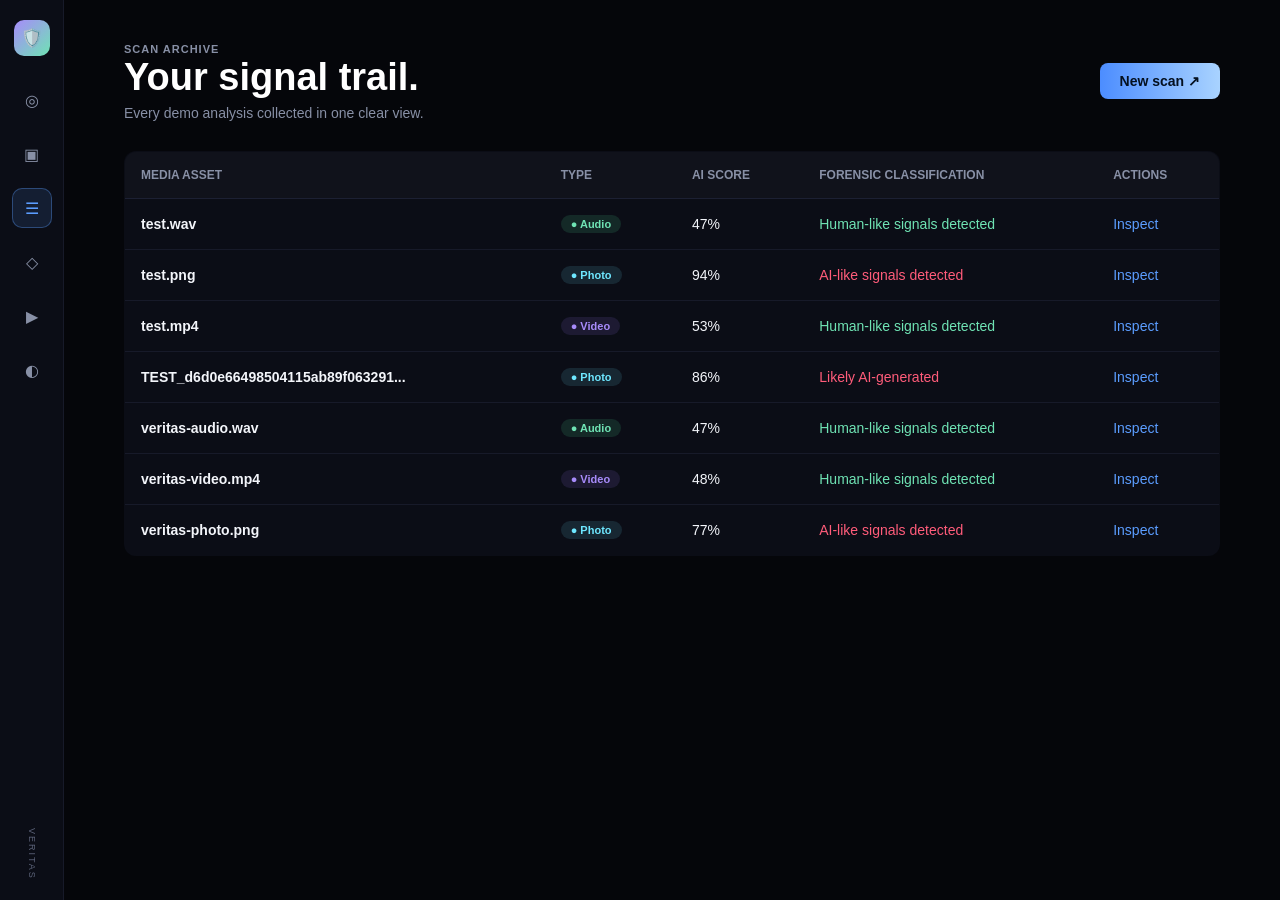
<file: archive.html>
<!DOCTYPE html>
<html lang="en">
<head>
    <meta charset="UTF-8">
    <meta name="viewport" content="width=device-width, initial-scale=1.0">
    <title>Signal Trail Archive — Veritas AI</title>
    <style>
        :root{--bg:#05060a;--p:#0b0d16;--p2:#0e1120;--b:#1c2033;--t:#f3f5fa;--m:#8890a6;--b1:#5b9dff;--pu:#a78bfa;--g:#6fe3b4;--c:#6ee7ff;--r:#ff5c7a}
        *{box-sizing:border-box;margin:0;padding:0}
        body{background:var(--bg);color:var(--t);font:14px Arial,sans-serif;min-height:100vh}
        a{color:inherit;text-decoration:none}
        .rail{position:fixed;left:0;top:0;width:64px;height:100vh;background:var(--p);border-right:1px solid #171a29;display:flex;flex-direction:column;align-items:center;padding:20px 0;gap:14px}
        .logo{width:36px;height:36px;border-radius:10px;background:linear-gradient(135deg,var(--pu),var(--g));display:grid;place-items:center;margin-bottom:10px;font-size:18px;}
        .r{width:40px;height:40px;border-radius:10px;display:grid;place-items:center;color:var(--m);font-size:16px}
        .r:hover,.r.on{color:var(--b1);background:rgba(91,157,255,.12);border:1px solid rgba(91,157,255,.35)}
        .ver{margin-top:auto;font-size:9px;letter-spacing:2px;color:#5c6379;writing-mode:vertical-rl}
        main{margin-left:64px;padding:40px 60px;}
        .header-row{display:flex;justify-content:space-between;align-items:center;margin-bottom:30px;}
        h1{font-size:38px;color:#fff;}
        p{color:var(--m);font-size:14px;margin-top:6px;}
        .btn{display:inline-block;padding:10px 20px;border-radius:8px;background:linear-gradient(90deg,#4c8dff,#a9d3ff);color:#04101f;font-weight:bold;}
        table{width:100%;border-collapse:collapse;background:var(--p);border:1px solid var(--b);border-radius:12px;overflow:hidden;}
        th{text-align:left;padding:16px;color:var(--m);font-size:12px;text-transform:uppercase;border-bottom:1px solid var(--b);background:rgba(255,255,255,0.02);}
        td{padding:16px;border-bottom:1px solid #171a29;color:var(--t);}
        tr:hover td{background:rgba(255,255,255,0.02);}
        .tag{display:inline-block;padding:3px 10px;border-radius:12px;font-size:11px;font-weight:bold;}
        .tag.audio{background:rgba(82,242,163,.12);color:var(--g);}
        .tag.photo{background:rgba(110,231,255,.12);color:var(--c);}
        .tag.video{background:rgba(155,124,255,.12);color:var(--pu);}
        @media(max-width:768px){
            .rail{position:fixed;bottom:0;top:auto;left:0;right:0;width:100%;height:60px;flex-direction:row;justify-content:space-around;padding:0 10px;border-right:none;border-top:1px solid #171a29;z-index:1000;background:var(--p)}
            .logo,.ver{display:none}
            main{margin-left:0;padding:24px 14px 85px}
            .header-row{flex-direction:column;align-items:flex-start;gap:12px}
            h1{font-size:clamp(26px,8vw,36px)}
            table{display:block;overflow-x:auto;-webkit-overflow-scrolling:touch;width:100%}
        }
    </style>
</head>
<body>
    <nav class="rail">
        <div class="logo">🛡️</div>
        <a class="r" href="index.html" title="Overview">◎</a>
        <a class="r" href="scan.html" title="Scanner">▣</a>
        <a class="r on" href="archive.html" title="Archive">☰</a>
        <a class="r" href="photo.html" title="Photo Signal">◇</a>
        <a class="r" href="video.html" title="Video Signal">▶</a>
        <a class="r" href="audio.html" title="Audio Signal">◐</a>
        <div class="ver">VERITAS</div>
    </nav>
    <main>
        <div class="header-row">
            <div>
                <span style="font-size:11px;color:var(--m);letter-spacing:1px;font-weight:bold;">SCAN ARCHIVE</span>
                <h1>Your signal trail.</h1>
                <p>Every demo analysis collected in one clear view.</p>
            </div>
            <a class="btn" href="scan.html">New scan ↗</a>
        </div>

        <table>
            <thead>
                <tr>
                    <th>Media Asset</th>
                    <th>Type</th>
                    <th>AI Score</th>
                    <th>Forensic Classification</th>
                    <th>Actions</th>
                </tr>
            </thead>
            <tbody>
                <tr>
                    <td><strong>test.wav</strong></td>
                    <td><span class="tag audio">● Audio</span></td>
                    <td>47%</td>
                    <td style="color:var(--g)">Human-like signals detected</td>
                    <td><a href="scan.html" style="color:var(--b1)">Inspect</a></td>
                </tr>
                <tr>
                    <td><strong>test.png</strong></td>
                    <td><span class="tag photo">● Photo</span></td>
                    <td>94%</td>
                    <td style="color:var(--r)">AI-like signals detected</td>
                    <td><a href="scan.html" style="color:var(--b1)">Inspect</a></td>
                </tr>
                <tr>
                    <td><strong>test.mp4</strong></td>
                    <td><span class="tag video">● Video</span></td>
                    <td>53%</td>
                    <td style="color:var(--g)">Human-like signals detected</td>
                    <td><a href="scan.html" style="color:var(--b1)">Inspect</a></td>
                </tr>
                <tr>
                    <td><strong>TEST_d6d0e66498504115ab89f063291...</strong></td>
                    <td><span class="tag photo">● Photo</span></td>
                    <td>86%</td>
                    <td style="color:var(--r)">Likely AI-generated</td>
                    <td><a href="scan.html" style="color:var(--b1)">Inspect</a></td>
                </tr>
                <tr>
                    <td><strong>veritas-audio.wav</strong></td>
                    <td><span class="tag audio">● Audio</span></td>
                    <td>47%</td>
                    <td style="color:var(--g)">Human-like signals detected</td>
                    <td><a href="scan.html" style="color:var(--b1)">Inspect</a></td>
                </tr>
                <tr>
                    <td><strong>veritas-video.mp4</strong></td>
                    <td><span class="tag video">● Video</span></td>
                    <td>48%</td>
                    <td style="color:var(--g)">Human-like signals detected</td>
                    <td><a href="scan.html" style="color:var(--b1)">Inspect</a></td>
                </tr>
                <tr>
                    <td><strong>veritas-photo.png</strong></td>
                    <td><span class="tag photo">● Photo</span></td>
                    <td>77%</td>
                    <td style="color:var(--r)">AI-like signals detected</td>
                    <td><a href="scan.html" style="color:var(--b1)">Inspect</a></td>
                </tr>
            </tbody>
        </table>
    </main>
</body>
</html>
</file>
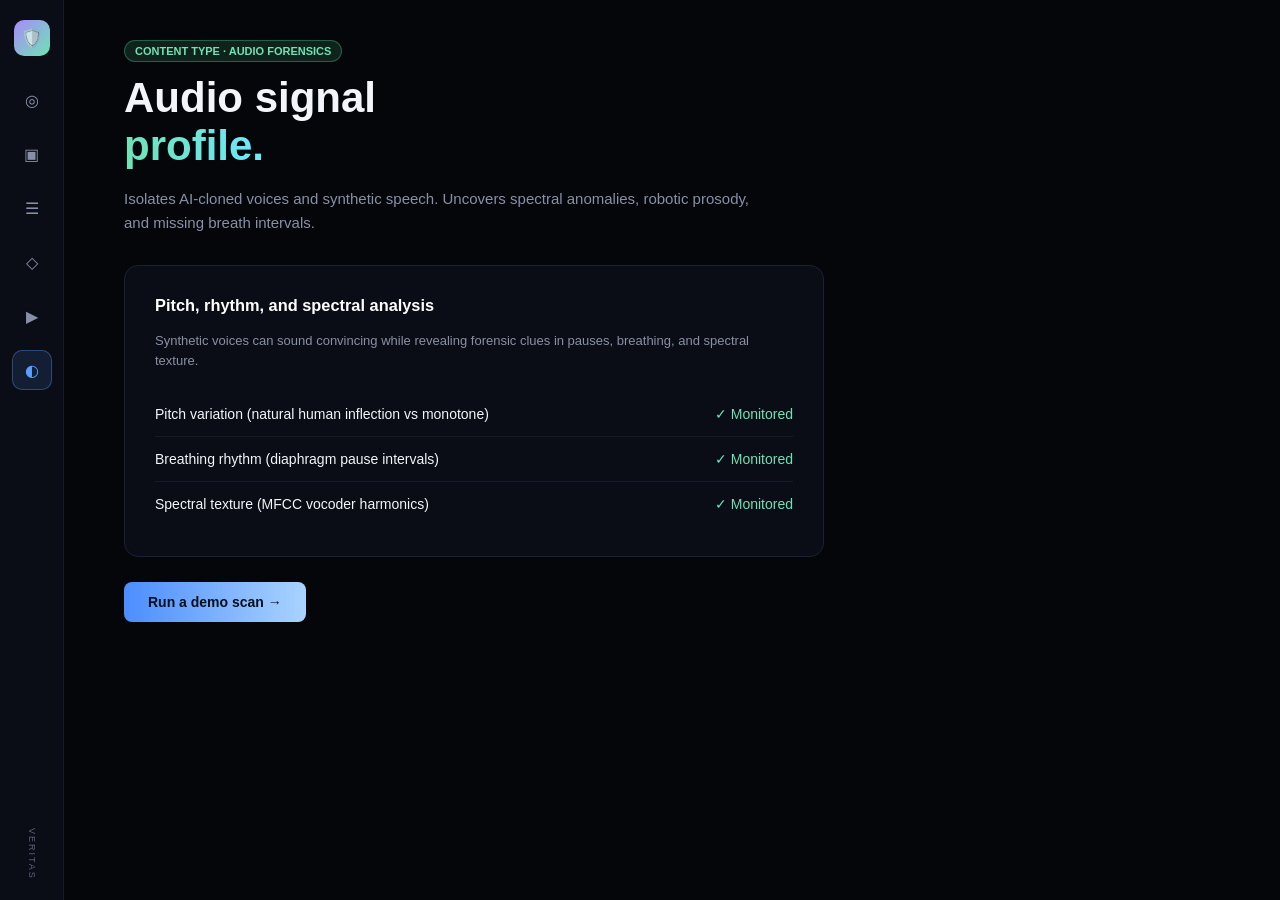
<file: audio.html>
<!DOCTYPE html>
<html lang="en">
<head>
    <meta charset="UTF-8">
    <meta name="viewport" content="width=device-width, initial-scale=1.0">
    <title>Audio Signal Profile — Veritas AI</title>
    <style>
        :root{--bg:#05060a;--p:#0b0d16;--p2:#0e1120;--b:#1c2033;--t:#f3f5fa;--m:#8890a6;--b1:#5b9dff;--pu:#a78bfa;--g:#6fe3b4;--c:#6ee7ff}
        *{box-sizing:border-box;margin:0;padding:0}
        body{background:var(--bg);color:var(--t);font:14px Arial,sans-serif;min-height:100vh}
        a{color:inherit;text-decoration:none}
        .rail{position:fixed;left:0;top:0;width:64px;height:100vh;background:var(--p);border-right:1px solid #171a29;display:flex;flex-direction:column;align-items:center;padding:20px 0;gap:14px}
        .logo{width:36px;height:36px;border-radius:10px;background:linear-gradient(135deg,var(--pu),var(--g));display:grid;place-items:center;margin-bottom:10px;font-size:18px;}
        .r{width:40px;height:40px;border-radius:10px;display:grid;place-items:center;color:var(--m);font-size:16px}
        .r:hover,.r.on{color:var(--b1);background:rgba(91,157,255,.12);border:1px solid rgba(91,157,255,.35)}
        .ver{margin-top:auto;font-size:9px;letter-spacing:2px;color:#5c6379;writing-mode:vertical-rl}
        main{margin-left:64px;padding:40px 60px;}
        .tag{display:inline-block;padding:4px 10px;background:rgba(82,242,163,.12);color:var(--g);border:1px solid rgba(82,242,163,.3);border-radius:20px;font-size:11px;font-weight:bold;margin-bottom:12px;}
        h1{font-size:42px;line-height:1.15;margin-bottom:16px;}
        p{color:var(--m);font-size:15px;line-height:1.6;max-width:650px;margin-bottom:30px;}
        .card{background:var(--p);border:1px solid var(--b);border-radius:14px;padding:30px;max-width:700px;margin-bottom:25px;}
        .check-item{display:flex;justify-content:space-between;padding:14px 0;border-bottom:1px solid #171a29;}
        .check-item:last-child{border-bottom:none;}
        .btn{display:inline-block;padding:12px 24px;border-radius:8px;background:linear-gradient(90deg,#4c8dff,#a9d3ff);color:#04101f;font-weight:bold;}
        @media(max-width:768px){
            .rail{position:fixed;bottom:0;top:auto;left:0;right:0;width:100%;height:60px;flex-direction:row;justify-content:space-around;padding:0 10px;border-right:none;border-top:1px solid #171a29;z-index:1000;background:var(--p)}
            .logo,.ver{display:none}
            main{margin-left:0;padding:24px 16px 85px}
            h1{font-size:clamp(26px,8vw,38px)}
        }
    </style>
</head>
<body>
    <nav class="rail">
        <div class="logo">🛡️</div>
        <a class="r" href="index.html" title="Overview">◎</a>
        <a class="r" href="scan.html" title="Scanner">▣</a>
        <a class="r" href="archive.html" title="Archive">☰</a>
        <a class="r" href="photo.html" title="Photo Signal">◇</a>
        <a class="r" href="video.html" title="Video Signal">▶</a>
        <a class="r on" href="audio.html" title="Audio Signal">◐</a>
        <div class="ver">VERITAS</div>
    </nav>
    <main>
        <span class="tag">CONTENT TYPE · AUDIO FORENSICS</span>
        <h1>Audio signal<br><span style="background:linear-gradient(90deg,var(--g),var(--c));-webkit-background-clip:text;color:transparent;">profile.</span></h1>
        <p>Isolates AI-cloned voices and synthetic speech. Uncovers spectral anomalies, robotic prosody, and missing breath intervals.</p>
        
        <div class="card">
            <h3 style="margin-bottom:16px; color:#fff;">Pitch, rhythm, and spectral analysis</h3>
            <p style="font-size:13px; margin-bottom:20px;">Synthetic voices can sound convincing while revealing forensic clues in pauses, breathing, and spectral texture.</p>
            
            <div class="check-item">
                <span>Pitch variation (natural human inflection vs monotone)</span>
                <span style="color:var(--g)">✓ Monitored</span>
            </div>
            <div class="check-item">
                <span>Breathing rhythm (diaphragm pause intervals)</span>
                <span style="color:var(--g)">✓ Monitored</span>
            </div>
            <div class="check-item">
                <span>Spectral texture (MFCC vocoder harmonics)</span>
                <span style="color:var(--g)">✓ Monitored</span>
            </div>
        </div>

        <a class="btn" href="scan.html">Run a demo scan →</a>
    </main>
</body>
</html>
</file>
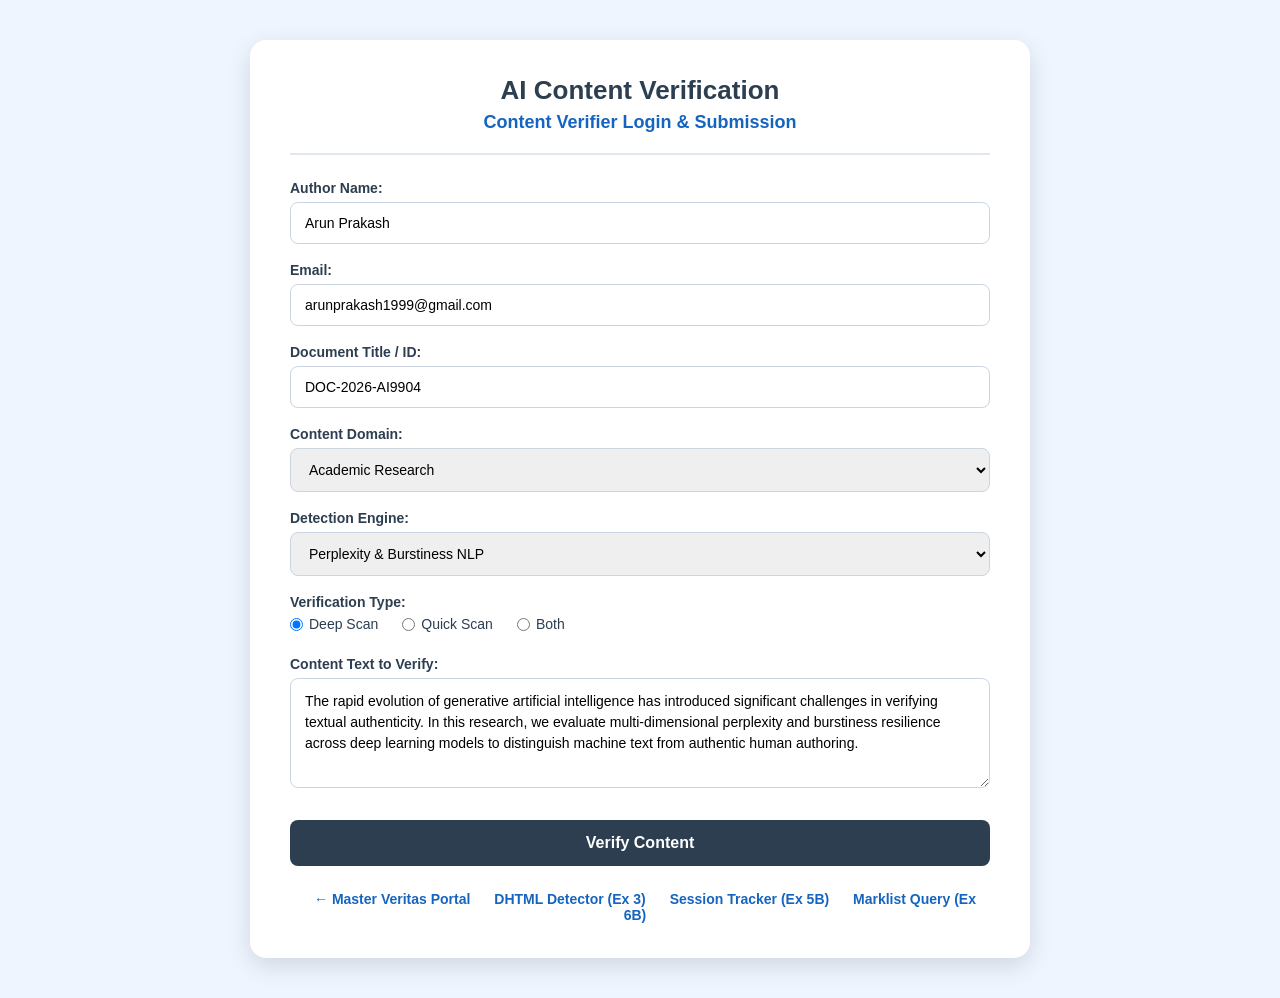
<file: audit.html>
<!DOCTYPE html>
<html lang="en">
<head>
    <meta charset="UTF-8">
    <meta name="viewport" content="width=device-width, initial-scale=1.0">
    <title>AI Content Verification - Ex 5A Servlet Invocation</title>
    <style>
        :root {
            --primary: #2c3e50;
            --accent: #1565c0;
            --bg: #eef5ff;
            --white: #ffffff;
            --green: #059669;
            --blue: #2563eb;
            --amber: #d97706;
            --purple: #7c3aed;
        }

        * {
            box-sizing: border-box;
            margin: 0;
            padding: 0;
        }

        body {
            font-family: Arial, sans-serif;
            background-color: var(--bg);
            color: #333;
            padding: 40px 20px;
        }

        .container {
            max-width: 780px;
            margin: 0 auto;
            background: var(--white);
            padding: 35px 40px;
            border-radius: 16px;
            box-shadow: 0px 8px 25px rgba(0, 0, 0, 0.12);
        }

        .header {
            text-align: center;
            border-bottom: 2px solid #e2e8f0;
            padding-bottom: 20px;
            margin-bottom: 25px;
        }

        h1 {
            color: var(--primary);
            font-size: 26px;
            margin-bottom: 6px;
        }

        h2 {
            color: var(--accent);
            font-size: 18px;
            font-weight: 600;
        }

        .form-group {
            margin-bottom: 18px;
        }

        label {
            display: block;
            font-size: 14px;
            font-weight: bold;
            color: #2c3e50;
            margin-bottom: 6px;
        }

        input[type="text"],
        input[type="email"],
        select,
        textarea {
            width: 100%;
            padding: 12px 14px;
            border: 1px solid #cbd5e1;
            border-radius: 8px;
            font-size: 14px;
            font-family: inherit;
            transition: border-color 0.2s, box-shadow 0.2s;
        }

        input[type="text"]:focus,
        input[type="email"]:focus,
        select:focus,
        textarea:focus {
            outline: none;
            border-color: var(--accent);
            box-shadow: 0 0 0 3px rgba(21, 101, 192, 0.15);
        }

        textarea {
            height: 110px;
            resize: vertical;
            line-height: 1.5;
        }

        .radio-group {
            display: flex;
            gap: 24px;
            margin-top: 6px;
        }

        .radio-group label {
            display: inline-flex;
            align-items: center;
            gap: 6px;
            font-weight: normal;
            cursor: pointer;
        }

        .btn-submit {
            width: 100%;
            background-color: var(--primary);
            color: white;
            padding: 14px;
            border: none;
            border-radius: 8px;
            font-size: 16px;
            font-weight: bold;
            cursor: pointer;
            transition: background-color 0.2s, transform 0.1s;
            margin-top: 10px;
        }

        .btn-submit:hover {
            background-color: #1a252f;
            transform: translateY(-1px);
        }

        /* Result Report Card (Exact Match to Page 34) */
        .report-section {
            display: none;
            margin-top: 35px;
            border-top: 2px dashed #cbd5e1;
            padding-top: 30px;
        }

        .cert-card {
            background: #fff;
            border: 1px solid #bfdbfe;
            border-radius: 12px;
            overflow: hidden;
            box-shadow: 0 10px 25px rgba(37, 99, 235, 0.1);
        }

        .cert-header {
            background: linear-gradient(90deg, #1e3a8a, #2563eb);
            color: white;
            padding: 16px 20px;
            display: flex;
            justify-content: space-between;
            align-items: center;
        }

        .cert-title-group {
            display: flex;
            align-items: center;
            gap: 12px;
        }

        .badge-logo {
            background: #0284c7;
            padding: 6px 12px;
            border-radius: 6px;
            font-weight: 900;
            font-size: 13px;
            letter-spacing: 1px;
        }

        .cert-body {
            padding: 24px;
        }

        .section-label {
            font-size: 13px;
            font-weight: bold;
            color: #1e3a8a;
            margin-bottom: 12px;
            text-transform: uppercase;
            letter-spacing: 0.5px;
        }

        .details-grid {
            display: grid;
            grid-template-columns: 1fr 1fr;
            gap: 10px 20px;
            background: #f8fafc;
            padding: 16px;
            border-radius: 8px;
            border: 1px solid #e2e8f0;
            margin-bottom: 24px;
            font-size: 13px;
        }

        .details-grid div strong {
            color: #475569;
        }

        .metrics-grid {
            display: grid;
            grid-template-columns: repeat(4, 1fr);
            gap: 12px;
            margin-bottom: 24px;
        }

        .metric-card {
            padding: 14px 10px;
            border-radius: 8px;
            text-align: center;
            border: 1px solid transparent;
        }

        .metric-card.green { background: #ecfdf5; border-color: #a7f3d0; color: #065f46; }
        .metric-card.blue { background: #eff6ff; border-color: #bfdbfe; color: #1e40af; }
        .metric-card.amber { background: #fffbeb; border-color: #fde68a; color: #92400e; }
        .metric-card.purple { background: #f5f3ff; border-color: #ddd6fe; color: #5b21b6; }

        .metric-card .title { font-size: 9px; font-weight: 800; letter-spacing: 0.5px; }
        .metric-card .value { font-size: 20px; font-weight: 900; margin: 4px 0; }
        .metric-card .sub { font-size: 10px; }

        .verdict-box {
            background: #ecfdf5;
            border: 1px solid #a7f3d0;
            color: #065f46;
            padding: 14px 20px;
            border-radius: 8px;
            font-weight: bold;
            font-size: 14px;
            display: flex;
            align-items: center;
            gap: 10px;
        }

        .nav-links {
            text-align: center;
            margin-top: 25px;
            font-size: 14px;
        }

        .nav-links a {
            color: var(--accent);
            text-decoration: none;
            margin: 0 10px;
            font-weight: 600;
        }

        .nav-links a:hover {
            text-decoration: underline;
        }

        /* Mobile & Tablet Responsiveness */
        @media (max-width: 768px) {
            body {
                padding: 20px 12px;
            }
            .container {
                padding: 24px 16px;
                border-radius: 12px;
            }
            .details-grid {
                grid-template-columns: 1fr;
                gap: 8px;
            }
            .metrics-grid {
                grid-template-columns: repeat(2, 1fr);
            }
            .radio-group {
                flex-wrap: wrap;
                gap: 12px;
            }
            input[type="text"], input[type="email"], select, textarea {
                font-size: 16px; /* iOS Safari auto-zoom prevention */
            }
            .cert-header {
                flex-direction: column;
                align-items: flex-start;
                gap: 10px;
            }
        }

        @media (max-width: 480px) {
            .metrics-grid {
                grid-template-columns: 1fr;
            }
            .nav-links {
                display: flex;
                flex-direction: column;
                gap: 10px;
            }
        }
    </style>
</head>
<body>
    <div class="container">
        <div class="header">
            <h1>AI Content Verification</h1>
            <h2>Content Verifier Login &amp; Submission</h2>
        </div>

        <form id="verifyForm" action="AIContentVerifyServlet" method="post" onsubmit="handleFormSubmit(event)">
            <div class="form-group">
                <label for="username">Author Name:</label>
                <input type="text" id="username" name="username" value="Arun Prakash" required>
            </div>

            <div class="form-group">
                <label for="email">Email:</label>
                <input type="email" id="email" name="email" value="arunprakash1999@gmail.com" required>
            </div>

            <div class="form-group">
                <label for="docid">Document Title / ID:</label>
                <input type="text" id="docid" name="docid" value="DOC-2026-AI9904" required>
            </div>

            <div class="form-group">
                <label for="language">Content Domain:</label>
                <select id="language" name="language">
                    <option value="Academic Research" selected>Academic Research</option>
                    <option value="Technical Article">Technical Article</option>
                    <option value="Journalistic News">Journalistic News</option>
                    <option value="Creative Writing">Creative Writing</option>
                    <option value="Educational Essay">Educational Essay</option>
                </select>
            </div>

            <div class="form-group">
                <label for="category">Detection Engine:</label>
                <select id="category" name="category">
                    <option value="Perplexity & Burstiness NLP" selected>Perplexity & Burstiness NLP</option>
                    <option value="RoBERTa Deep NLP Classifier">RoBERTa Deep NLP Classifier</option>
                    <option value="Statistical N-Gram Scanner">Statistical N-Gram Scanner</option>
                    <option value="Hybrid Dual AI Detector">Hybrid Dual AI Detector</option>
                </select>
            </div>

            <div class="form-group">
                <label>Verification Type:</label>
                <div class="radio-group">
                    <label><input type="radio" name="newstype" value="Deep Scan" checked> Deep Scan</label>
                    <label><input type="radio" name="newstype" value="Quick Scan"> Quick Scan</label>
                    <label><input type="radio" name="newstype" value="Both"> Both</label>
                </div>
            </div>

            <div class="form-group">
                <label for="contentText">Content Text to Verify:</label>
                <textarea id="contentText" name="contentText">The rapid evolution of generative artificial intelligence has introduced significant challenges in verifying textual authenticity. In this research, we evaluate multi-dimensional perplexity and burstiness resilience across deep learning models to distinguish machine text from authentic human authoring.</textarea>
            </div>

            <button type="submit" class="btn-submit">Verify Content</button>
        </form>

        <!-- Simulated Response Section (Page 34 Output) -->
        <div class="report-section" id="reportSection">
            <div class="cert-card">
                <div class="cert-header">
                    <div class="cert-title-group">
                        <div class="badge-logo">AI-VERIFY</div>
                        <div>
                            <div style="font-weight:bold; font-size:16px;">AI Content Verification System</div>
                            <div style="font-size:11px; opacity:0.9;">Deep Synthetic Text Forensics • Perplexity &amp; Burstiness • Verifiable Authenticity</div>
                        </div>
                    </div>
                    <div style="font-size:12px; font-weight:bold; background:rgba(255,255,255,0.2); padding:4px 10px; border-radius:12px;">
                        Status: AUDIT COMPLETE
                    </div>
                </div>

                <div class="cert-body">
                    <div class="section-label">Content Verification Details</div>
                    <div class="details-grid">
                        <div><strong>Author Name:</strong> <span id="resName">Arun Prakash</span></div>
                        <div><strong>Document Title / ID:</strong> <span id="resDocId">DOC-2026-AI9904</span></div>
                        <div><strong>Email:</strong> <span id="resEmail">arunprakash1999@gmail.com</span></div>
                        <div><strong>Content Domain:</strong> <span id="resDomain">Academic Research</span></div>
                        <div><strong>Detection Engine:</strong> <span id="resEngine">Perplexity &amp; Burstiness NLP</span></div>
                        <div><strong>Verification Mode:</strong> <span id="resMode">Deep Scan</span></div>
                    </div>

                    <div class="section-label">AI Forensic Analysis &amp; Authenticity Report</div>
                    <div class="metrics-grid">
                        <div class="metric-card green">
                            <div class="title">HUMAN CONFIDENCE</div>
                            <div class="value" id="resHuman">89.4%</div>
                            <div class="sub">High Authenticity</div>
                        </div>
                        <div class="metric-card blue">
                            <div class="title">AI GENERATED SCORE</div>
                            <div class="value" id="resAi">10.6%</div>
                            <div class="sub">Low Synthetic Risk</div>
                        </div>
                        <div class="metric-card amber">
                            <div class="title">PERPLEXITY INDEX</div>
                            <div class="value">87.2</div>
                            <div class="sub">Rich Syntactic Diversity</div>
                        </div>
                        <div class="metric-card purple">
                            <div class="title">BURSTINESS VARIANCE</div>
                            <div class="value">79.5%</div>
                            <div class="sub">Natural Flow</div>
                        </div>
                    </div>

                    <div class="verdict-box" id="resVerdict">
                        ✓ VERDICT: AUTHENTIC HUMAN AUTHORSHIP CONFIRMED
                    </div>
                </div>
            </div>
        </div>

        <div class="nav-links">
            <a href="index.html">← Master Veritas Portal</a>
            <a href="detector.html">DHTML Detector (Ex 3)</a>
            <a href="session.html">Session Tracker (Ex 5B)</a>
            <a href="marklist.html">Marklist Query (Ex 6B)</a>
        </div>
    </div>

    <script>
        function handleFormSubmit(e) {
            // If running as local file:// or client-side without Tomcat, display the exact audit report
            if (location.protocol === 'file:' || location.port !== '8080') {
                e.preventDefault();
                document.getElementById('resName').textContent = document.getElementById('username').value;
                document.getElementById('resEmail').textContent = document.getElementById('email').value;
                document.getElementById('resDocId').textContent = document.getElementById('docid').value;
                document.getElementById('resDomain').textContent = document.getElementById('language').value;
                document.getElementById('resEngine').textContent = document.getElementById('category').value;
                
                const selectedMode = document.querySelector('input[name="newstype"]:checked').value;
                document.getElementById('resMode').textContent = selectedMode;

                const text = document.getElementById('contentText').value.trim();
                let aiScore = 10.6;
                if (/furthermore|moreover|in conclusion|delve into/i.test(text)) {
                    aiScore = 78.4;
                }
                const humanScore = (100 - aiScore).toFixed(1);
                document.getElementById('resAi').textContent = aiScore + '%';
                document.getElementById('resHuman').textContent = humanScore + '%';

                const verdictBox = document.getElementById('resVerdict');
                if (aiScore > 50) {
                    verdictBox.style.background = '#fef2f2';
                    verdictBox.style.borderColor = '#fecaca';
                    verdictBox.style.color = '#991b1b';
                    verdictBox.textContent = '⚠ VERDICT: LIKELY SYNTHETIC / AI-GENERATED CONTENT DETECTED';
                } else {
                    verdictBox.style.background = '#ecfdf5';
                    verdictBox.style.borderColor = '#a7f3d0';
                    verdictBox.style.color = '#065f46';
                    verdictBox.textContent = '✓ VERDICT: AUTHENTIC HUMAN AUTHORSHIP CONFIRMED';
                }

                document.getElementById('reportSection').style.display = 'block';
                document.getElementById('reportSection').scrollIntoView({ behavior: 'smooth' });
            }
        }
    </script>
</body>
</html>
</file>
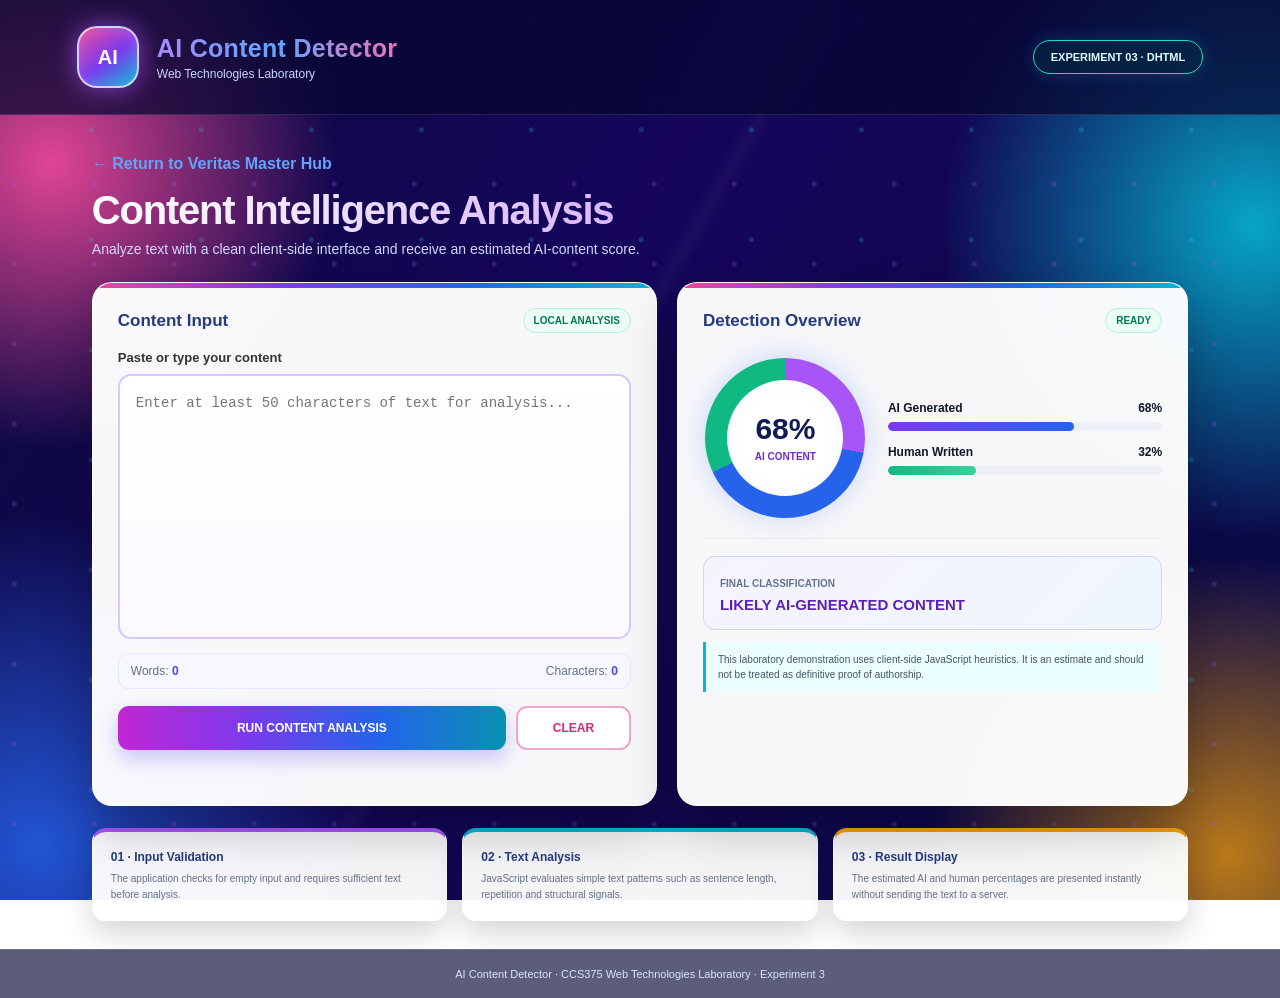
<file: detector.html>
<!DOCTYPE html>
<html lang="en">
<head>
<meta charset="UTF-8">
<meta name="viewport" content="width=device-width, initial-scale=1.0">
<title>AI Content Detector - Ex 3 DHTML</title>
<style>
:root{
--navy:#090b3d;
--deep:#12084f;
--purple:#7c3aed;
--violet:#a855f7;
--pink:#ec4899;
--blue:#2563eb;
--cyan:#06b6d4;
--green:#18b76a;
--orange:#f59e0b;
--line:#dce3f2;
--muted:#667085;
--text:#101828;
--white:#fff;
}
*{box-sizing:border-box;margin:0;padding:0}
html{scroll-behavior:smooth}
body{
font-family:Inter,Segoe UI,Arial,sans-serif;
min-height:100vh;color:var(--text);
background:
radial-gradient(circle at 4% 18%,rgba(236,72,153,.95),transparent 20%),
radial-gradient(circle at 98% 25%,rgba(6,182,212,.9),transparent 22%),
radial-gradient(circle at 96% 95%,rgba(245,158,11,.75),transparent 20%),
radial-gradient(circle at 3% 94%,rgba(37,99,235,.85),transparent 22%),
linear-gradient(120deg,#090b3d 0%,#16055b 42%,#080b43 100%);
background-attachment:fixed;
overflow-x:hidden;
}
body:before{
content:"";position:fixed;inset:0;pointer-events:none;z-index:-1;
background:
linear-gradient(120deg,transparent 45%,rgba(255,255,255,.035) 46%,transparent 47%),
radial-gradient(circle at 18% 30%,rgba(168,85,247,.25) 0 2px,transparent 3px),
radial-gradient(circle at 83% 18%,rgba(34,211,238,.22) 0 2px,transparent 3px);
background-size:auto,80px 80px,110px 110px;
}
.header{
width:100%;padding:26px 6%;
display:flex;align-items:center;justify-content:space-between;
color:#fff;background:rgba(7,8,50,.72);
border-bottom:1px solid rgba(255,255,255,.12);
backdrop-filter:blur(14px);
}
.brand{display:flex;align-items:center;gap:18px}
.logo{
width:62px;height:62px;border-radius:20px;
display:grid;place-items:center;color:#fff;font-size:20px;font-weight:900;
background:linear-gradient(145deg,#ec4899,#7c3aed 52%,#06b6d4);
border:2px solid rgba(255,255,255,.7);
box-shadow:0 0 25px rgba(168,85,247,.7),inset 0 0 18px rgba(255,255,255,.15);
}
.brand h1{
font-size:25px;letter-spacing:.3px;
background:linear-gradient(90deg,#a78bfa,#60a5fa,#f472b6);
-webkit-background-clip:text;background-clip:text;color:transparent;
}
.brand span{display:block;margin-top:4px;font-size:12px;color:#cbd5ff}
.badge{
color:#dffcff;border:1px solid #26d9bd;border-radius:30px;
padding:10px 17px;font-size:11px;font-weight:800;
background:rgba(4,45,65,.5);box-shadow:0 0 18px rgba(34,211,238,.18);
}
.hero{
max-width:1250px;margin:auto;padding:40px 6% 25px;color:#fff;
}
.hero h2{
font-size:40px;letter-spacing:-1.2px;margin-bottom:8px;
background:linear-gradient(90deg,#fff,#d8b4fe,#60a5fa);
-webkit-background-clip:text;background-clip:text;color:transparent;
}
.hero p{font-size:14px;color:#d2d8ff;max-width:700px}
.layout{
max-width:1250px;margin:auto;padding:0 6% 22px;
display:grid;grid-template-columns:1.05fr .95fr;gap:20px;
}
.card{
position:relative;background:rgba(255,255,255,.97);
border:1px solid rgba(255,255,255,.75);border-radius:20px;
box-shadow:0 22px 50px rgba(0,0,0,.25);padding:25px;overflow:hidden;
}
.card:before{
content:"";position:absolute;left:0;right:0;top:0;height:5px;
background:linear-gradient(90deg,#ec4899,#7c3aed,#2563eb,#06b6d4);
}
.card-title{display:flex;justify-content:space-between;align-items:center;margin-bottom:17px}
.card-title h3{font-size:17px;color:#243b80}
.status{
font-size:10px;color:#047857;background:#ecfdf5;border:1px solid #b7f0d1;
padding:6px 10px;border-radius:20px;font-weight:800
}
label{font-size:13px;font-weight:800;display:block;margin-bottom:9px; color:#333;}
textarea{
width:100%;height:265px;resize:none;outline:none;
border:2px solid #d8c8ff;border-radius:13px;padding:16px;
font-size:14px;line-height:1.65;color:#172554;
background:linear-gradient(180deg,#fff,#fbf9ff);
}
textarea:focus{
border-color:#7c3aed;
box-shadow:0 0 0 4px rgba(124,58,237,.12),0 0 25px rgba(124,58,237,.08);
}
.stats{
display:flex;justify-content:space-between;margin:10px 0 17px;
background:#f6f7ff;border:1px solid #e4e8ff;border-radius:10px;
padding:10px 12px;font-size:12px;color:#667085
}
.stats b{color:#4f46e5}
.actions{display:flex;gap:10px}
button{
border-radius:11px;padding:13px 18px;font-size:12px;font-weight:900;
cursor:pointer;transition:.2s
}
.primary{
flex:1;border:0;color:#fff;
background:linear-gradient(90deg,#c026d3,#7c3aed,#2563eb,#0891b2);
box-shadow:0 9px 20px rgba(79,70,229,.28)
}
.primary:hover{transform:translateY(-2px);box-shadow:0 12px 25px rgba(79,70,229,.35)}
.secondary{
min-width:115px;color:#db2777;background:#fff;
border:2px solid #f0a5ca
}
.secondary:hover{background:#fff1f8}
.message{min-height:20px;text-align:center;margin-top:10px;font-size:11px;font-weight:700;color:#667085}
.result-main{
display:grid;grid-template-columns:165px 1fr;gap:20px;align-items:center;
padding:8px 0 20px;border-bottom:1px solid #e8ecf4
}
.circle{
width:160px;height:160px;border-radius:50%;display:grid;place-items:center;
margin:auto;position:relative;
background:conic-gradient(#a855f7 0 28%,#2563eb 28% 68%,#10b981 68% 100%);
box-shadow:0 0 28px rgba(37,99,235,.22)
}
.circle:after{
content:"";position:absolute;width:116px;height:116px;border-radius:50%;
background:#fff;box-shadow:inset 0 0 18px rgba(37,99,235,.06)
}
.circle div{position:relative;z-index:1;text-align:center}
.circle strong{font-size:30px;display:block;color:#111b54}
.circle span{font-size:10px;font-weight:900;color:#6d28d9}
.score-row{margin:14px 0}
.score-head{display:flex;justify-content:space-between;font-size:12px;font-weight:800;margin-bottom:7px}
.bar{height:9px;background:#edf1f7;border-radius:20px;overflow:hidden}
.fill{height:100%;border-radius:20px}
.ai{background:linear-gradient(90deg,#7c3aed,#2563eb)} 
.human{background:linear-gradient(90deg,#10b981,#34d399)}
.verdict{
margin-top:17px;padding:16px;border-radius:12px;
border:1px solid #cbd5ff;background:linear-gradient(135deg,#f5f3ff,#eff6ff)
}
.verdict small{font-size:10px;color:#64748b;font-weight:800}
.verdict strong{display:block;margin-top:5px;font-size:15px;color:#5b21b6}
.note{
margin-top:12px;padding:10px 12px;border-left:3px solid #06b6d4;
background:#ecfeff;color:#475467;font-size:10px;line-height:1.5
}
.bottom{
max-width:1250px;margin:auto;padding:0 6% 28px;
display:grid;grid-template-columns:repeat(3,1fr);gap:15px
}
.info{
background:rgba(255,255,255,.96);border-radius:14px;padding:18px;
border:1px solid rgba(255,255,255,.7);box-shadow:0 12px 30px rgba(0,0,0,.17)
}
.info:nth-child(1){border-top:4px solid #a855f7}
.info:nth-child(2){border-top:4px solid #06b6d4}
.info:nth-child(3){border-top:4px solid #f59e0b}
.info h4{font-size:12px;color:#243b80;margin-bottom:7px}
.info p{font-size:10px;line-height:1.55;color:#667085}
.footer{
text-align:center;padding:18px;color:#dbe4ff;
border-top:1px solid rgba(255,255,255,.14);
background:rgba(5,7,48,.65);font-size:11px
}
.nav-link {
    color: #60a5fa;
    text-decoration: none;
    font-weight: bold;
    display: inline-block;
    margin-bottom: 15px;
}
@media(max-width:850px){
.layout,.bottom{grid-template-columns:1fr}
.result-main{grid-template-columns:1fr}
.hero h2{font-size:clamp(24px, 7vw, 31px)}
.header{padding:16px 4%}
.badge{display:none}
textarea{font-size:16px !important}
.actions{flex-direction:column}
.actions button{width:100%}
}
</style>
</head>
<body>
<header class="header">
<div class="brand">
<div class="logo">AI</div>
<div><h1>AI Content Detector</h1><span>Web Technologies Laboratory</span></div>
</div>
<div class="badge">EXPERIMENT 03 · DHTML</div>
</header>
<section class="hero">
<a href="index.html" class="nav-link">← Return to Veritas Master Hub</a>
<h2>Content Intelligence Analysis</h2>
<p>Analyze text with a clean client-side interface and receive an estimated AI-content score.</p>
</section>
<main class="layout">
<section class="card">
<div class="card-title">
<h3>Content Input</h3><span class="status">LOCAL ANALYSIS</span>
</div>
<label for="content">Paste or type your content</label>
<textarea id="content" placeholder="Enter at least 50 characters of text for analysis..."></textarea>
<div class="stats">
<span>Words: <b id="words">0</b></span>
<span>Characters: <b id="chars">0</b></span>
</div>
<div class="actions">
<button class="primary" onclick="detect()">RUN CONTENT ANALYSIS</button>
<button class="secondary" onclick="clearAll()">CLEAR</button>
</div>
<div class="message" id="message"></div>
</section>
<section class="card">
<div class="card-title">
<h3>Detection Overview</h3><span class="status" id="resultStatus">READY</span>
</div>
<div class="result-main">
<div class="circle" id="circle"><div><strong id="ai">68%</strong><span>AI CONTENT</span></div></div>
<div>
<div class="score-row">
<div class="score-head"><span>AI Generated</span><span id="aiText">68%</span></div>
<div class="bar"><div class="fill ai" id="aiBar" style="width:68%"></div></div>
</div>
<div class="score-row">
<div class="score-head"><span>Human Written</span><span id="humanText">32%</span></div>
<div class="bar"><div class="fill human" id="humanBar" style="width:32%"></div></div>
</div>
</div>
</div>
<div class="verdict">
<small>FINAL CLASSIFICATION</small>
<strong id="verdict">LIKELY AI-GENERATED CONTENT</strong>
</div>
<div class="note">This laboratory demonstration uses client-side JavaScript heuristics. It is an estimate and should not be treated as definitive proof of authorship.</div>
</section>
</main>
<section class="bottom">
<div class="info"><h4>01 · Input Validation</h4><p>The application checks for empty input and requires sufficient text before analysis.</p></div>
<div class="info"><h4>02 · Text Analysis</h4><p>JavaScript evaluates simple text patterns such as sentence length, repetition and structural signals.</p></div>
<div class="info"><h4>03 · Result Display</h4><p>The estimated AI and human percentages are presented instantly without sending the text to a server.</p></div>
</section>
<footer class="footer">AI Content Detector · CCS375 Web Technologies Laboratory · Experiment 3</footer>
<script>
const content=document.getElementById("content");
content.addEventListener("input",()=>{
const t=content.value.trim();
document.getElementById("chars").textContent=t.length;
document.getElementById("words").textContent=t?t.split(/\s+/).length:0;
});
function detect(){
const text=content.value.trim();
const msg=document.getElementById("message");
if(!text){msg.textContent="Validation: please enter content before analysis.";return;}
if(text.length<50){msg.textContent="Validation: please enter at least 50 characters.";return;}
const words=text.split(/\s+/).filter(Boolean);
const sentences=text.split(/[.!?]+/).filter(s=>s.trim());
const avg=words.length/Math.max(sentences.length,1);
const freq={};
words.forEach(w=>{
const x=w.toLowerCase().replace(/[^a-z0-9]/g,"");
if(x.length>3)freq[x]=(freq[x]||0)+1;
});
let repeated=Object.values(freq).filter(v=>v>=3).length;
let score=50;
if(avg>22)score+=10;
if(avg<10)score-=8;
if(repeated>3)score+=8;
if(words.length>250)score+=5;
if(/furthermore|moreover|in conclusion/i.test(text))score+=5;
score=Math.max(0,Math.min(100,score));
const human=100-score;
document.getElementById("ai").textContent=score+"%";
document.getElementById("aiText").textContent=score+"%";
document.getElementById("humanText").textContent=human+"%";
document.getElementById("aiBar").style.width=score+"%";
document.getElementById("humanBar").style.width=human+"%";
document.getElementById("circle").style.background=
`conic-gradient(#a855f7 0 ${Math.max(0,score-40)}%,#2563eb ${Math.max(0,score-40)}% ${score}%,#10b981 ${score}% 100%)`;
let verdict=score>=70?"LIKELY AI-GENERATED CONTENT":
score>=40?"MIXED / UNCERTAIN CONTENT":"LIKELY HUMAN-WRITTEN CONTENT";
document.getElementById("verdict").textContent=verdict;
document.getElementById("resultStatus").textContent="ANALYSIS COMPLETE";
msg.textContent="Analysis completed successfully.";
}
function clearAll(){
content.value="";
document.getElementById("words").textContent="0";
document.getElementById("chars").textContent="0";
document.getElementById("message").textContent="";
document.getElementById("ai").textContent="68%";
document.getElementById("aiText").textContent="68%";
document.getElementById("humanText").textContent="32%";
document.getElementById("aiBar").style.width="68%";
document.getElementById("humanBar").style.width="32%";
document.getElementById("circle").style.background="conic-gradient(#7c3aed 0 28%,#2563eb 28% 68%,#10b981 68% 100%)";
document.getElementById("verdict").textContent="LIKELY AI-GENERATED CONTENT";
document.getElementById("resultStatus").textContent="READY";
}
</script>
</body>
</html>
</file>
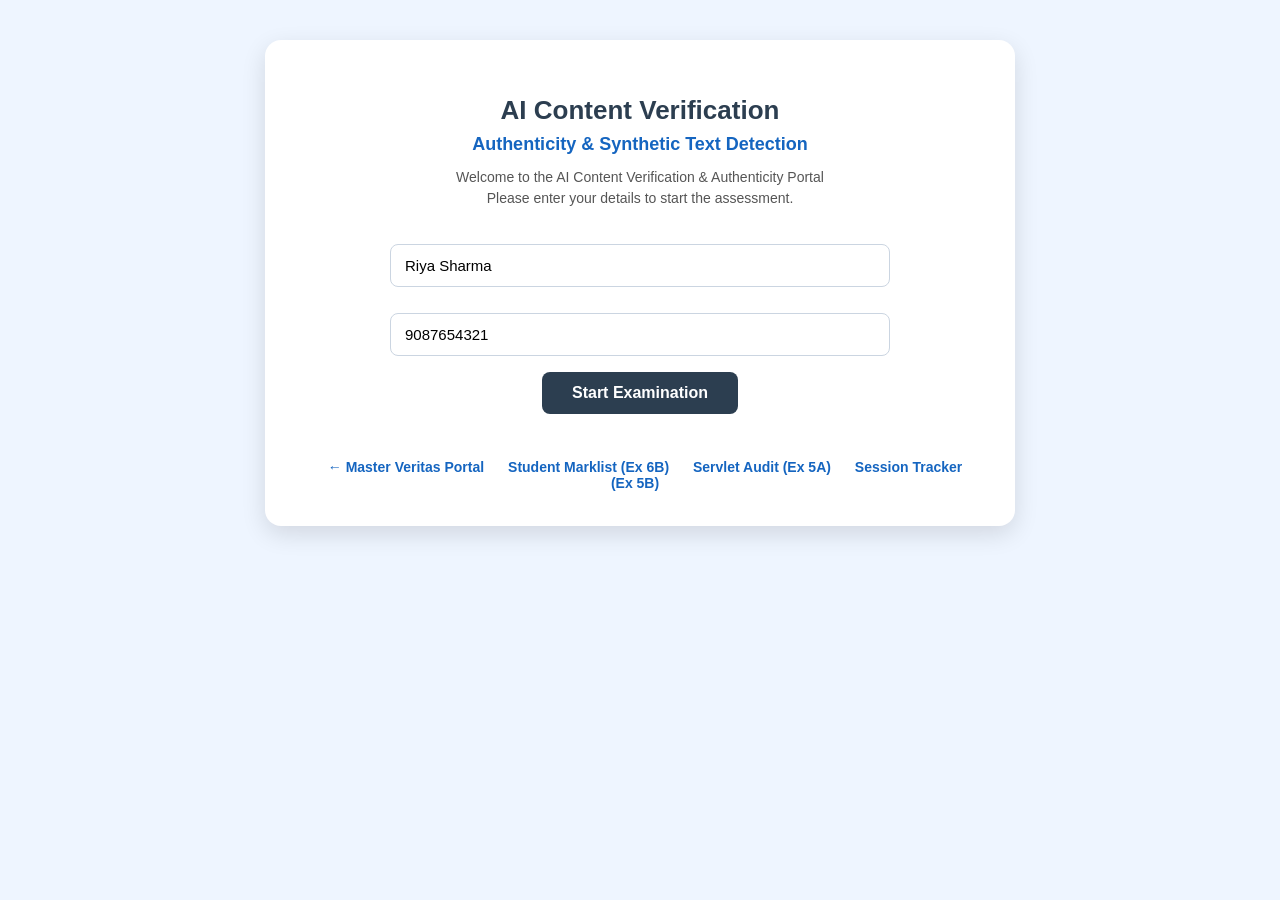
<file: exam.html>
<!DOCTYPE html>
<html lang="en">
<head>
    <meta charset="UTF-8">
    <meta name="viewport" content="width=device-width, initial-scale=1.0">
    <title>AI Content Verification Examination (Ex 6A)</title>
    <style>
        :root {
            --primary: #2c3e50;
            --accent: #1565c0;
            --bg: #eef5ff;
            --white: #ffffff;
            --green: #059669;
            --red: #dc2626;
        }

        * {
            box-sizing: border-box;
            margin: 0;
            padding: 0;
        }

        body {
            font-family: Arial, sans-serif;
            background-color: var(--bg);
            color: #333;
            padding: 40px 20px;
        }

        .container {
            max-width: 750px;
            margin: 0 auto;
            background: var(--white);
            padding: 35px 40px;
            border-radius: 16px;
            box-shadow: 0px 8px 25px rgba(0, 0, 0, 0.12);
        }

        h1 {
            color: var(--primary);
            font-size: 26px;
            text-align: center;
            margin-bottom: 8px;
        }

        h2 {
            color: var(--accent);
            font-size: 18px;
            margin-bottom: 12px;
        }

        p {
            color: #555;
            font-size: 14px;
            line-height: 1.5;
        }

        /* Screen 1: Registration Form */
        #screenRegister {
            text-align: center;
            max-width: 500px;
            margin: 0 auto;
            padding: 20px 0;
        }

        .form-input {
            width: 100%;
            padding: 12px 14px;
            margin: 10px 0 16px;
            border: 1px solid #cbd5e1;
            border-radius: 8px;
            font-size: 15px;
            box-sizing: border-box;
        }

        .form-input:focus {
            outline: none;
            border-color: var(--accent);
            box-shadow: 0 0 0 3px rgba(21, 101, 192, 0.15);
        }

        .btn-action {
            background-color: var(--primary);
            color: white;
            padding: 12px 30px;
            border: none;
            border-radius: 8px;
            font-size: 16px;
            font-weight: bold;
            cursor: pointer;
            transition: 0.2s;
        }

        .btn-action:hover {
            background-color: #1a252f;
        }

        /* Screen 2: Examination Questions */
        #screenExam {
            display: none;
        }

        .student-header {
            background: #f8fafc;
            padding: 14px 18px;
            border-radius: 8px;
            border-left: 4px solid var(--accent);
            margin: 20px 0;
            display: flex;
            justify-content: space-between;
        }

        .question-box {
            background-color: #f3f6fa;
            padding: 20px;
            margin: 18px 0;
            border-radius: 10px;
            border: 1px solid #e2e8f0;
        }

        .question-title {
            font-size: 15px;
            font-weight: bold;
            color: #1e293b;
            margin-bottom: 12px;
            display: block;
        }

        .option-label {
            display: flex;
            align-items: flex-start;
            gap: 10px;
            padding: 10px 12px;
            margin: 6px 0;
            background: #ffffff;
            border: 1px solid #e2e8f0;
            border-radius: 6px;
            cursor: pointer;
            font-size: 14px;
            transition: all 0.2s;
        }

        .option-label:hover {
            background-color: #f8fafc;
            border-color: #cbd5e1;
        }

        .option-label input[type="radio"] {
            margin-top: 3px;
        }

        /* Screen 3: Examination Result (Matching Page 25) */
        #screenResult {
            display: none;
            text-align: center;
        }

        .result-card {
            border: 2px solid #bfdbfe;
            border-radius: 12px;
            padding: 30px;
            background: #fff;
            box-shadow: 0 10px 25px rgba(37, 99, 235, 0.08);
            margin-top: 15px;
        }

        .result-kpi-box {
            background: #eff6ff;
            border: 1px solid #bfdbfe;
            border-radius: 10px;
            padding: 20px;
            margin: 20px auto;
            max-width: 320px;
        }

        .result-score {
            font-size: 32px;
            font-weight: 900;
            color: #1e40af;
            margin: 6px 0;
        }

        .verdict-banner {
            padding: 14px 20px;
            border-radius: 8px;
            font-size: 16px;
            font-weight: bold;
            margin: 20px 0;
        }

        .verdict-banner.pass {
            background: #ecfdf5;
            color: #065f46;
            border: 1px solid #a7f3d0;
        }

        .verdict-banner.fail {
            background: #fef2f2;
            color: #991b1b;
            border: 1px solid #fecaca;
        }

        .nav-links {
            text-align: center;
            margin-top: 25px;
            font-size: 14px;
        }

        .nav-links a {
            color: var(--accent);
            text-decoration: none;
            margin: 0 10px;
            font-weight: 600;
        }

        .nav-links a:hover {
            text-decoration: underline;
        }

        /* Mobile & Tablet Responsiveness */
        @media (max-width: 768px) {
            body {
                padding: 20px 12px;
            }
            .container {
                padding: 24px 16px;
                border-radius: 12px;
            }
            .student-header {
                flex-direction: column;
                gap: 6px;
            }
            .form-input {
                font-size: 16px; /* iOS Safari auto-zoom prevention */
            }
            .option-label {
                padding: 12px;
                font-size: 14px;
            }
            h1 {
                font-size: clamp(20px, 6vw, 24px);
            }
            h2 {
                font-size: clamp(15px, 4.5vw, 18px);
            }
        }

        @media (max-width: 480px) {
            .nav-links {
                display: flex;
                flex-direction: column;
                gap: 10px;
            }
            .btn-action {
                width: 100%;
            }
        }
    </style>
</head>
<body>
    <div class="container">
        <!-- SCREEN 1: LOGIN / CANDIDATE REGISTRATION -->
        <div id="screenRegister">
            <h1>AI Content Verification</h1>
            <h2>Authenticity &amp; Synthetic Text Detection</h2>
            <p>Welcome to the AI Content Verification &amp; Authenticity Portal</p>
            <p style="margin-bottom: 25px;">Please enter your details to start the assessment.</p>

            <form onsubmit="startExam(event)">
                <input type="text" id="candName" class="form-input" placeholder="Enter Your Name (e.g. Riya Sharma)" value="Riya Sharma" required>
                <input type="text" id="candRegNo" class="form-input" placeholder="Enter Register Number (e.g. 9087654321)" value="9087654321" required>
                <button type="submit" class="btn-action">Start Examination</button>
            </form>
        </div>

        <!-- SCREEN 2: ASSESSMENT QUESTIONS -->
        <div id="screenExam">
            <h1>AI Content Verification Assessment</h1>
            <div class="student-header">
                <div>Candidate: <strong id="dispName" style="color:var(--accent);"></strong></div>
                <div>Register Number: <strong id="dispRegNo" style="color:var(--primary);"></strong></div>
            </div>
            <p>Select the most accurate forensic indicator for each criterion:</p>
            <hr style="margin: 15px 0 25px; border: 0; border-top: 1px solid #e2e8f0;">

            <form id="quizForm" onsubmit="submitExam(event)">
                <!-- Question 1 -->
                <div class="question-box">
                    <span class="question-title">1. How does the text score on Linguistic Perplexity and Burstiness variation?</span>
                    <label class="option-label">
                        <input type="radio" name="q1" value="1" required checked>
                        <span>High syntactic variance and burstiness indicative of authentic human writing</span>
                    </label>
                    <label class="option-label">
                        <input type="radio" name="q1" value="0">
                        <span>Uniform sentence lengths and predictable low-perplexity syntax characteristic of LLMs</span>
                    </label>
                </div>

                <!-- Question 2 -->
                <div class="question-box">
                    <span class="question-title">2. What is observed regarding repetitive formulaic transition templates?</span>
                    <label class="option-label">
                        <input type="radio" name="q2" value="1" required checked>
                        <span>Natural lexical diversity without clichéd AI filler phrases</span>
                    </label>
                    <label class="option-label">
                        <input type="radio" name="q2" value="0">
                        <span>Heavy reliance on repetitive transitions like "delve into", "in conclusion", and "tapestry"</span>
                    </label>
                </div>

                <!-- Question 3 -->
                <div class="question-box">
                    <span class="question-title">3. What does cross-referencing against primary factual databases reveal?</span>
                    <label class="option-label">
                        <input type="radio" name="q3" value="1" required checked>
                        <span>Fully accurate citations and verified external real-world references</span>
                    </label>
                    <label class="option-label">
                        <input type="radio" name="q3" value="0">
                        <span>Hallucinated citations, non-existent authors, or fabricated statistical data</span>
                    </label>
                </div>

                <!-- Question 4 -->
                <div class="question-box">
                    <span class="question-title">4. What is the statistical token probability distribution (N-Gram entropy)?</span>
                    <label class="option-label">
                        <input type="radio" name="q4" value="1" required checked>
                        <span>Elevated token entropy featuring contextual colloquialisms and creative nuance</span>
                    </label>
                    <label class="option-label">
                        <input type="radio" name="q4" value="0">
                        <span>Monotonously high probability tokens conforming strictly to greedy decoding</span>
                    </label>
                </div>

                <!-- Question 5 -->
                <div class="question-box">
                    <span class="question-title">5. Does cryptographic digital provenance or synthetic watermarking confirm authenticity?</span>
                    <label class="option-label">
                        <input type="radio" name="q5" value="1" required checked>
                        <span>Verified human authoring keystroke timeline with authentic digital provenance</span>
                    </label>
                    <label class="option-label">
                        <input type="radio" name="q5" value="0">
                        <span>Detectable synthetic token watermark patterns or zero human revision delta</span>
                    </label>
                </div>

                <div style="text-align: center; margin-top: 30px;">
                    <button type="submit" class="btn-action" style="padding: 14px 40px;">Submit Examination Audit</button>
                </div>
            </form>
        </div>

        <!-- SCREEN 3: RESULT REPORT CARD -->
        <div id="screenResult">
            <h1>AI Content Verification Result</h1>
            <h2 id="resStudentTitle">Auditor Name: Riya Sharma</h2>
            <p>Register Number: <strong id="resRegNo">9087654321</strong></p>
            <p style="font-size:12px; color:#64748b; margin-top:2px;">Verified Document: Neural Language Models &amp; Academic Authenticity</p>

            <div class="result-card">
                <div class="result-kpi-box">
                    <div style="font-size:12px; font-weight:bold; color:#475569; letter-spacing:1px;">AUTHENTICITY SCORE</div>
                    <div class="result-score" id="resScore">5 / 5</div>
                    <div style="font-size:12px; color:#1e40af; font-weight:600;" id="resProbBreakdown">Human Probability: 100% | AI Probability: 0%</div>
                </div>

                <div class="verdict-banner pass" id="resBanner">
                    ✓ Congratulations! Verified Authentic Human Content
                </div>

                <p id="resDescription" style="max-width: 500px; margin: 0 auto; color:#475569; font-size: 13px;">
                    The submitted document demonstrates authentic human perplexity variance, zero synthetic watermark patterns, and verified factual consistency.
                </p>

                <div style="margin-top: 25px;">
                    <button class="btn-action" onclick="resetExam()">Take Another Assessment</button>
                </div>
            </div>
        </div>

        <div class="nav-links">
            <a href="index.html">← Master Veritas Portal</a>
            <a href="marklist.html">Student Marklist (Ex 6B)</a>
            <a href="audit.html">Servlet Audit (Ex 5A)</a>
            <a href="session.html">Session Tracker (Ex 5B)</a>
        </div>
    </div>

    <script>
        let candidateName = '';
        let candidateRegNo = '';

        function startExam(e) {
            e.preventDefault();
            candidateName = document.getElementById('candName').value.trim();
            candidateRegNo = document.getElementById('candRegNo').value.trim();

            document.getElementById('dispName').textContent = candidateName;
            document.getElementById('dispRegNo').textContent = candidateRegNo;

            document.getElementById('screenRegister').style.display = 'none';
            document.getElementById('screenExam').style.display = 'block';
            window.scrollTo({ top: 0, behavior: 'smooth' });
        }

        function submitExam(e) {
            e.preventDefault();
            let score = 0;
            const form = document.getElementById('quizForm');
            const data = new FormData(form);

            for (let i = 1; i <= 5; i++) {
                if (data.get(`q${i}`) === '1') {
                    score++;
                }
            }

            document.getElementById('resStudentTitle').textContent = `Auditor Name: ${candidateName}`;
            document.getElementById('resRegNo').textContent = candidateRegNo;
            document.getElementById('resScore').textContent = `${score} / 5`;

            const humanPct = Math.round((score / 5) * 100);
            const aiPct = 100 - humanPct;
            document.getElementById('resProbBreakdown').textContent = `Human Probability: ${humanPct}% | AI Probability: ${aiPct}%`;

            const banner = document.getElementById('resBanner');
            const desc = document.getElementById('resDescription');

            if (score >= 3) {
                banner.className = 'verdict-banner pass';
                banner.textContent = '✓ Congratulations! Verified Authentic Human Content';
                desc.textContent = 'The candidate successfully passed the AI Content Verification Examination. High accuracy in distinguishing neural synthetic text from authentic human authoring.';
            } else {
                banner.className = 'verdict-banner fail';
                banner.textContent = '✗ Sorry! Examination Assessment Failed';
                desc.textContent = 'The candidate failed to reach the required 60% threshold for AI Content Authenticity Certification. Please review forensic heuristics and retake the test.';
            }

            document.getElementById('screenExam').style.display = 'none';
            document.getElementById('screenResult').style.display = 'block';
            window.scrollTo({ top: 0, behavior: 'smooth' });
        }

        function resetExam() {
            document.getElementById('screenResult').style.display = 'none';
            document.getElementById('screenRegister').style.display = 'block';
            window.scrollTo({ top: 0, behavior: 'smooth' });
        }

        // Check if query params were passed from index.jsp or external GET
        window.addEventListener('DOMContentLoaded', () => {
            const params = new URLSearchParams(window.location.search);
            const nameParam = params.get('name');
            const regnoParam = params.get('regno');
            if (nameParam && regnoParam) {
                document.getElementById('candName').value = nameParam;
                document.getElementById('candRegNo').value = regnoParam;
                candidateName = nameParam;
                candidateRegNo = regnoParam;
                document.getElementById('dispName').textContent = candidateName;
                document.getElementById('dispRegNo').textContent = candidateRegNo;
                document.getElementById('screenRegister').style.display = 'none';
                document.getElementById('screenExam').style.display = 'block';
            }
        });
    </script>
</body>
</html>
</file>
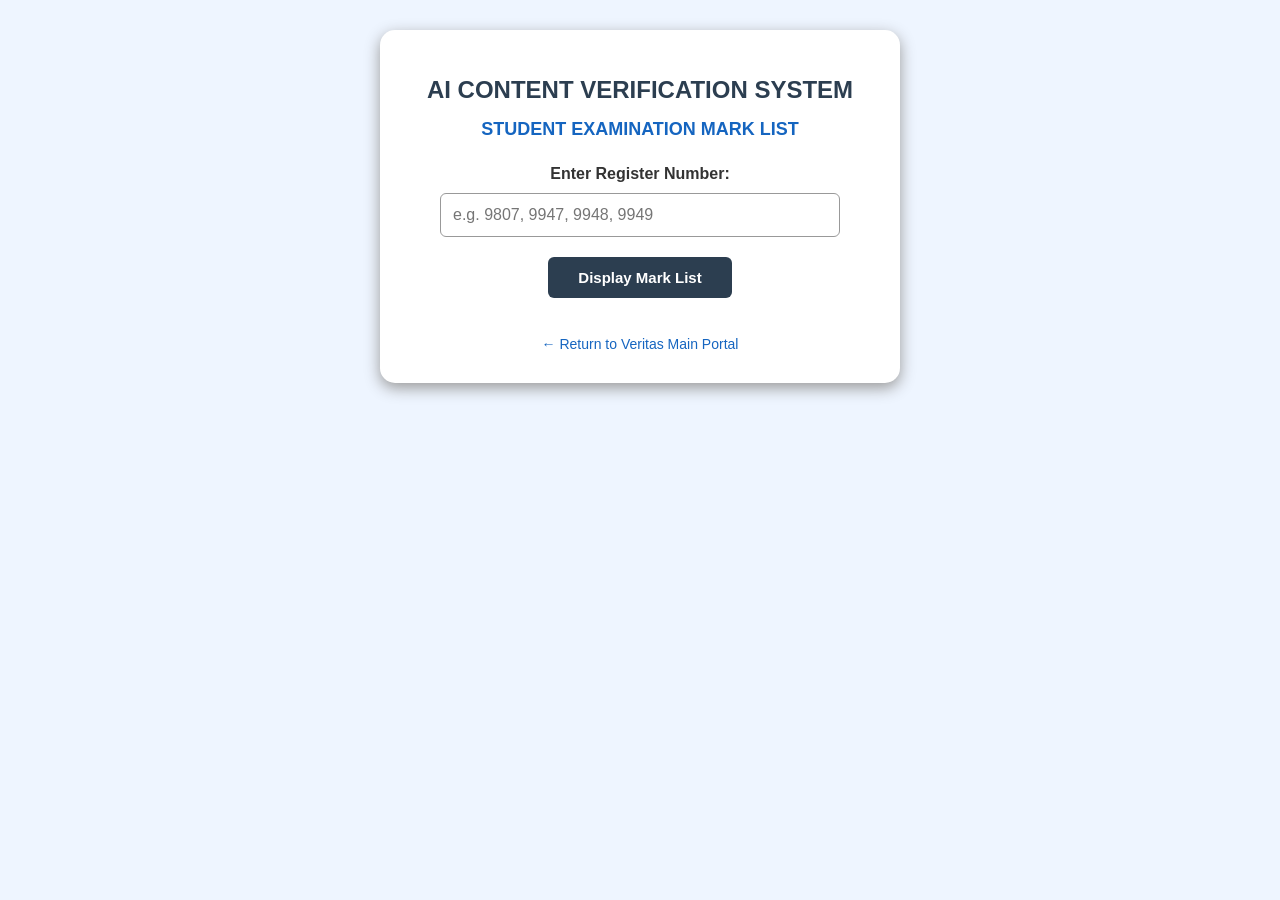
<file: marklist.html>
<!DOCTYPE html>
<html>
<head>
    <meta charset="UTF-8">
    <meta name="viewport" content="width=device-width, initial-scale=1.0">
    <title>Student Examination Mark List - Veritas AI</title>
    <style>
        * {
            box-sizing: border-box;
        }
        body {
            font-family: Arial, sans-serif;
            background-color: #eef5ff;
            text-align: center;
            padding: 30px 16px;
            margin: 0;
        }
        .container {
            width: 100%;
            max-width: 520px;
            margin: auto;
            background-color: white;
            padding: 30px 20px;
            border-radius: 15px;
            box-shadow: 0px 5px 15px #999999;
        }
        h1 {
            color: #2c3e50;
            font-size: clamp(20px, 5vw, 24px);
            margin-bottom: 8px;
        }
        h2 {
            color: #1565c0;
            font-size: clamp(15px, 4vw, 18px);
            margin-bottom: 25px;
        }
        input[type=text], input[type=number] {
            width: 100%;
            max-width: 400px;
            padding: 12px;
            margin: 10px 0 20px;
            border: 1px solid #999999;
            border-radius: 6px;
            font-size: 16px; /* Prevents iOS Safari auto-zoom */
            box-sizing: border-box;
        }
        input[type=submit], button {
            background-color: #2c3e50;
            color: white;
            padding: 12px 30px;
            border: none;
            border-radius: 6px;
            font-size: 15px;
            cursor: pointer;
            font-weight: bold;
            transition: background-color 0.2s;
        }
        input[type=submit]:hover, button:hover {
            background-color: #1a252f;
        }
        .nav-link {
            display: inline-block;
            margin-top: 20px;
            color: #1565c0;
            text-decoration: none;
            font-size: 14px;
        }
        .nav-link:hover {
            text-decoration: underline;
        }
        /* Results Table */
        #resultContainer {
            display: none;
            margin-top: 25px;
            text-align: left;
        }
        table {
            width: 100%;
            border-collapse: collapse;
            margin-top: 15px;
        }
        th {
            background-color: #2c3e50;
            color: white;
            padding: 12px;
            text-align: left;
            width: 45%;
        }
        td {
            padding: 12px;
            border: 1px solid #999999;
            font-weight: 500;
        }
    </style>
</head>
<body>
    <div class="container">
        <h1>AI CONTENT VERIFICATION SYSTEM</h1>
        <h2>STUDENT EXAMINATION MARK LIST</h2>
        <form id="markForm" onsubmit="handleSearch(event)">
            <label for="regno" style="font-weight: bold; color: #333;">Enter Register Number:</label><br>
            <input type="number" id="regno" name="regno" placeholder="e.g. 9807, 9947, 9948, 9949" required>
            <br>
            <input type="submit" value="Display Mark List">
        </form>

        <div id="resultContainer">
            <table>
                <tr>
                    <th>Student Name</th>
                    <td id="resName"></td>
                </tr>
                <tr>
                    <th>Register Number</th>
                    <td id="resRegNo"></td>
                </tr>
                <tr>
                    <th>Examination</th>
                    <td id="resExam"></td>
                </tr>
                <tr>
                    <th>Marks</th>
                    <td id="resMarks"></td>
                </tr>
                <tr>
                    <th>Result</th>
                    <td id="resResult"></td>
                </tr>
            </table>
            <div style="text-align: center; margin-top: 15px;">
                <button type="button" onclick="document.getElementById('resultContainer').style.display='none'">Back</button>
            </div>
        </div>

        <br>
        <a href="index.html" class="nav-link">← Return to Veritas Main Portal</a>
    </div>

    <script>
        const students = {
            9807: { name: "SUGEENTHIRAN", exam: "AI Content Verification Examination", marks: "5 / 5", result: "PASS" },
            9947: { name: "M. MOHAMED ZAID", exam: "AI Content Verification Examination", marks: "5 / 5", result: "PASS" },
            9948: { name: "ROOH", exam: "AI Content Verification Examination", marks: "5 / 5", result: "PASS" },
            9949: { name: "NOOR", exam: "AI Content Verification Examination", marks: "4 / 5", result: "PASS" },
            9950: { name: "AIRA", exam: "AI Content Verification Examination", marks: "3 / 5", result: "PASS" },
            9951: { name: "MEER", exam: "AI Content Verification Examination", marks: "5 / 5", result: "PASS" },
            9952: { name: "AYAN", exam: "AI Content Verification Examination", marks: "2 / 5", result: "FAIL" },
            9087654321: { name: "Riya Sharma", exam: "AI Content Verification Examination", marks: "5 / 5", result: "PASS" }
        };

        function handleSearch(e) {
            e.preventDefault();
            const regno = document.getElementById('regno').value.trim();
            const record = students[regno];
            const resContainer = document.getElementById('resultContainer');

            if (record) {
                document.getElementById('resName').textContent = record.name;
                document.getElementById('resRegNo').textContent = regno;
                document.getElementById('resExam').textContent = record.exam;
                document.getElementById('resMarks').textContent = record.marks;
                const resEl = document.getElementById('resResult');
                resEl.textContent = record.result;
                resEl.style.color = record.result === 'PASS' ? '#059669' : '#dc2626';
                resEl.style.fontWeight = 'bold';
                resContainer.style.display = 'block';
            } else {
                alert("Student examination details not found for Register Number: " + regno);
                resContainer.style.display = 'none';
            }
        }
    </script>
</body>
</html>
</file>
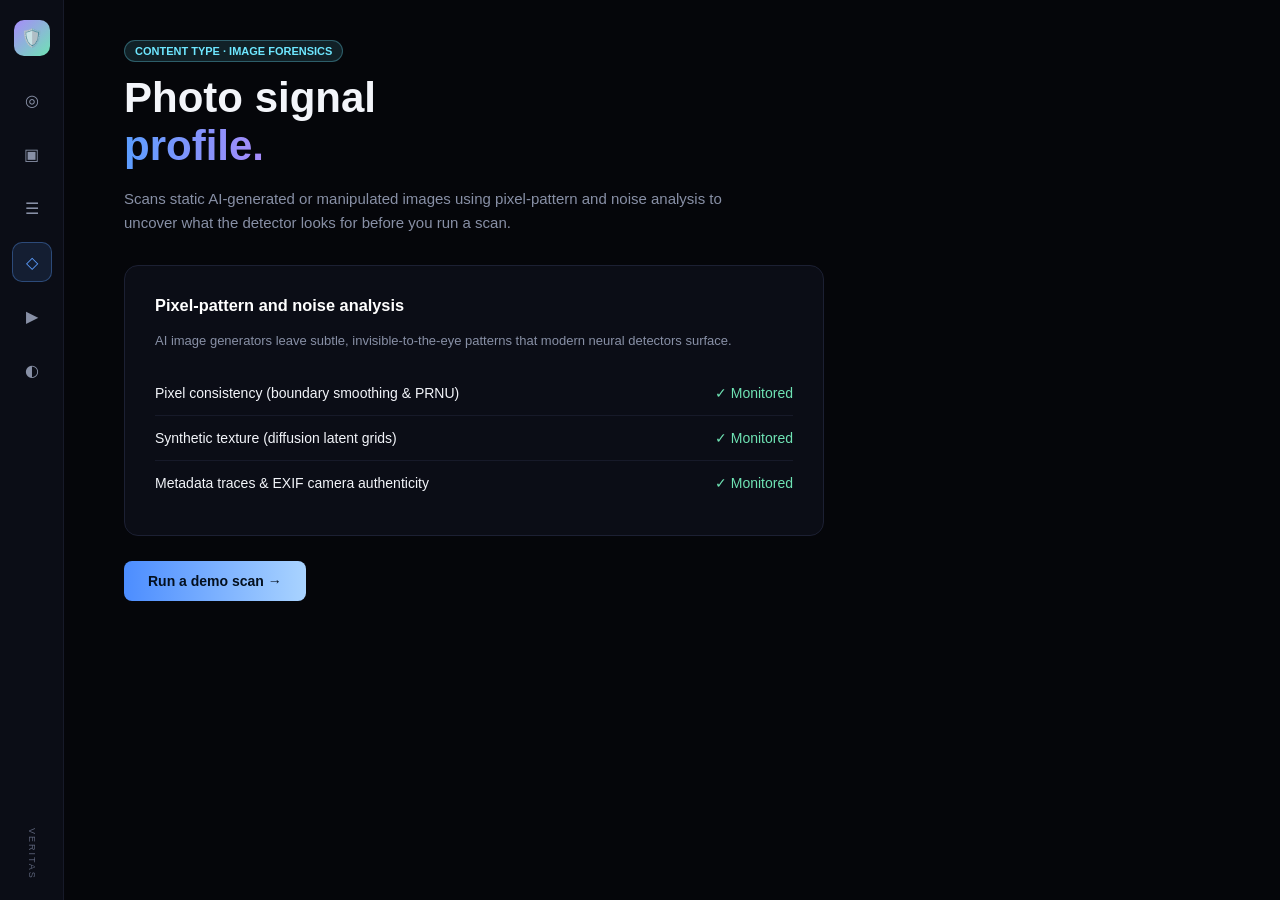
<file: photo.html>
<!DOCTYPE html>
<html lang="en">
<head>
    <meta charset="UTF-8">
    <meta name="viewport" content="width=device-width, initial-scale=1.0">
    <title>Photo Signal Profile — Veritas AI</title>
    <style>
        :root{--bg:#05060a;--p:#0b0d16;--p2:#0e1120;--b:#1c2033;--t:#f3f5fa;--m:#8890a6;--b1:#5b9dff;--pu:#a78bfa;--g:#6fe3b4;--c:#6ee7ff}
        *{box-sizing:border-box;margin:0;padding:0}
        body{background:var(--bg);color:var(--t);font:14px Arial,sans-serif;min-height:100vh}
        a{color:inherit;text-decoration:none}
        .rail{position:fixed;left:0;top:0;width:64px;height:100vh;background:var(--p);border-right:1px solid #171a29;display:flex;flex-direction:column;align-items:center;padding:20px 0;gap:14px}
        .logo{width:36px;height:36px;border-radius:10px;background:linear-gradient(135deg,var(--pu),var(--g));display:grid;place-items:center;margin-bottom:10px;font-size:18px;}
        .r{width:40px;height:40px;border-radius:10px;display:grid;place-items:center;color:var(--m);font-size:16px}
        .r:hover,.r.on{color:var(--b1);background:rgba(91,157,255,.12);border:1px solid rgba(91,157,255,.35)}
        .ver{margin-top:auto;font-size:9px;letter-spacing:2px;color:#5c6379;writing-mode:vertical-rl}
        main{margin-left:64px;padding:40px 60px;}
        .tag{display:inline-block;padding:4px 10px;background:rgba(110,231,255,.12);color:var(--c);border:1px solid rgba(110,231,255,.3);border-radius:20px;font-size:11px;font-weight:bold;margin-bottom:12px;}
        h1{font-size:42px;line-height:1.15;margin-bottom:16px;}
        p{color:var(--m);font-size:15px;line-height:1.6;max-width:650px;margin-bottom:30px;}
        .card{background:var(--p);border:1px solid var(--b);border-radius:14px;padding:30px;max-width:700px;margin-bottom:25px;}
        .check-item{display:flex;justify-content:space-between;padding:14px 0;border-bottom:1px solid #171a29;}
        .check-item:last-child{border-bottom:none;}
        .btn{display:inline-block;padding:12px 24px;border-radius:8px;background:linear-gradient(90deg,#4c8dff,#a9d3ff);color:#04101f;font-weight:bold;}
        @media(max-width:768px){
            .rail{position:fixed;bottom:0;top:auto;left:0;right:0;width:100%;height:60px;flex-direction:row;justify-content:space-around;padding:0 10px;border-right:none;border-top:1px solid #171a29;z-index:1000;background:var(--p)}
            .logo,.ver{display:none}
            main{margin-left:0;padding:24px 16px 85px}
            h1{font-size:clamp(26px,8vw,38px)}
        }
    </style>
</head>
<body>
    <nav class="rail">
        <div class="logo">🛡️</div>
        <a class="r" href="index.html" title="Overview">◎</a>
        <a class="r" href="scan.html" title="Scanner">▣</a>
        <a class="r" href="archive.html" title="Archive">☰</a>
        <a class="r on" href="photo.html" title="Photo Signal">◇</a>
        <a class="r" href="video.html" title="Video Signal">▶</a>
        <a class="r" href="audio.html" title="Audio Signal">◐</a>
        <div class="ver">VERITAS</div>
    </nav>
    <main>
        <span class="tag">CONTENT TYPE · IMAGE FORENSICS</span>
        <h1>Photo signal<br><span style="background:linear-gradient(90deg,var(--b1),var(--pu));-webkit-background-clip:text;color:transparent;">profile.</span></h1>
        <p>Scans static AI-generated or manipulated images using pixel-pattern and noise analysis to uncover what the detector looks for before you run a scan.</p>
        
        <div class="card">
            <h3 style="margin-bottom:16px; color:#fff;">Pixel-pattern and noise analysis</h3>
            <p style="font-size:13px; margin-bottom:20px;">AI image generators leave subtle, invisible-to-the-eye patterns that modern neural detectors surface.</p>
            
            <div class="check-item">
                <span>Pixel consistency (boundary smoothing & PRNU)</span>
                <span style="color:var(--g)">✓ Monitored</span>
            </div>
            <div class="check-item">
                <span>Synthetic texture (diffusion latent grids)</span>
                <span style="color:var(--g)">✓ Monitored</span>
            </div>
            <div class="check-item">
                <span>Metadata traces & EXIF camera authenticity</span>
                <span style="color:var(--g)">✓ Monitored</span>
            </div>
        </div>

        <a class="btn" href="scan.html">Run a demo scan →</a>
    </main>
</body>
</html>
</file>
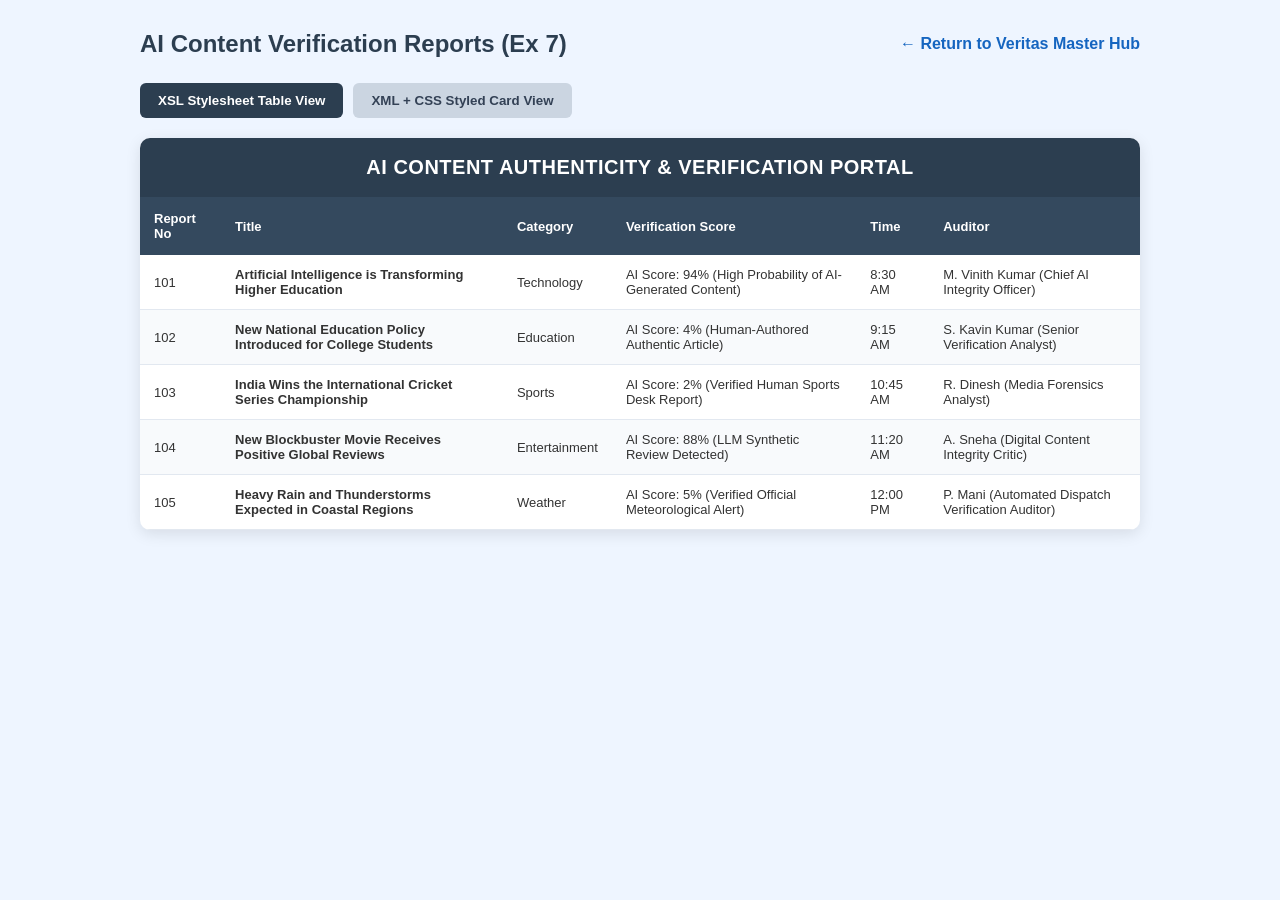
<file: reports.html>
<!DOCTYPE html>
<html lang="en">
<head>
    <meta charset="UTF-8">
    <meta name="viewport" content="width=device-width, initial-scale=1.0">
    <title>AI Content Verification Reports (Ex 7 XML/XSLT)</title>
    <style>
        body {
            font-family: Arial, sans-serif;
            background-color: #eef5ff;
            margin: 0;
            padding: 30px;
            color: #333;
        }
        .header-bar {
            max-width: 1000px;
            margin: 0 auto 25px;
            display: flex;
            justify-content: space-between;
            align-items: center;
        }
        h1 {
            color: #2c3e50;
            margin: 0;
            font-size: 24px;
        }
        .nav-link {
            color: #1565c0;
            text-decoration: none;
            font-weight: bold;
        }
        .toggle-btn-group {
            max-width: 1000px;
            margin: 0 auto 20px;
            display: flex;
            gap: 10px;
        }
        button {
            padding: 10px 18px;
            border: none;
            border-radius: 6px;
            font-weight: bold;
            cursor: pointer;
            background: #cbd5e1;
            color: #334155;
            transition: 0.2s;
        }
        button.active {
            background: #2c3e50;
            color: white;
        }
        /* Mode 1: XSL Table View */
        .xsl-view {
            max-width: 1000px;
            margin: 0 auto;
            background: white;
            border-radius: 10px;
            overflow: hidden;
            box-shadow: 0 4px 15px rgba(0,0,0,0.1);
        }
        .xsl-title-bar {
            background-color: #2c3e50;
            color: white;
            padding: 18px;
            text-align: center;
        }
        .xsl-title-bar h2 {
            margin: 0;
            font-size: 20px;
            letter-spacing: 0.5px;
        }
        table {
            width: 100%;
            border-collapse: collapse;
        }
        th {
            background-color: #34495e;
            color: white;
            padding: 14px;
            text-align: left;
            font-size: 13px;
        }
        td {
            padding: 12px 14px;
            border-bottom: 1px solid #e2e8f0;
            font-size: 13px;
        }
        tr:nth-child(even) {
            background-color: #f8fafc;
        }
        /* Mode 2: XML + CSS Cards View */
        .css-view {
            display: none;
            max-width: 1000px;
            margin: 0 auto;
        }
        .report-card {
            background-color: white;
            border: 2px solid #2c3e50;
            border-radius: 12px;
            margin: 20px auto;
            padding: 24px;
            box-shadow: 0px 4px 10px #999999;
        }
        .reportno {
            display: inline-block;
            background-color: #2c3e50;
            color: white;
            padding: 6px 14px;
            font-size: 20pt;
            font-weight: bold;
            border-radius: 8px;
            margin-bottom: 12px;
        }
        .title {
            display: block;
            color: #222222;
            font-size: 17pt;
            font-weight: bold;
            margin: 8px 0;
        }
        .category {
            display: inline-block;
            color: #1565c0;
            font-size: 14pt;
            margin: 6px 0;
            font-weight: 600;
        }
        .score {
            display: block;
            color: #1565c0;
            font-size: 14pt;
            margin: 6px 0;
        }
        .time {
            display: block;
            color: #d32f2f;
            font-size: 15pt;
            font-weight: bold;
            margin: 6px 0;
        }
        .author {
            display: block;
            background-color: #f3f6fa;
            border-left: 5px solid #2c3e50;
            padding: 14px;
            margin-top: 14px;
            border-radius: 6px;
        }
        .authorname {
            display: block;
            color: #6a1b9a;
            font-size: 16pt;
            font-weight: bold;
        }
        .designation {
            display: block;
            color: #00897b;
            font-size: 13pt;
            margin: 4px 0;
        }
        .contact {
            display: block;
            color: #795548;
            font-size: 12pt;
        }

        /* Mobile & Tablet Responsiveness */
        @media (max-width: 768px) {
            body {
                padding: 20px 12px;
            }
            .header-bar {
                flex-direction: column;
                align-items: flex-start;
                gap: 12px;
            }
            .header-bar h1 {
                font-size: 20px;
            }
            .toggle-btn-group {
                flex-direction: column;
                gap: 8px;
            }
            .toggle-btn-group button {
                width: 100%;
            }
            .xsl-view {
                overflow-x: auto;
                -webkit-overflow-scrolling: touch;
            }
            .xsl-title-bar h2 {
                font-size: 16px;
            }
            table {
                min-width: 600px;
            }
            .report-card {
                padding: 16px;
            }
            .reportno {
                font-size: 14pt;
            }
            .title {
                font-size: 14pt;
            }
            .category, .score, .time, .authorname {
                font-size: 12pt;
            }
        }
    </style>
</head>
<body>
    <div class="header-bar">
        <h1>AI Content Verification Reports (Ex 7)</h1>
        <a href="index.html" class="nav-link">← Return to Veritas Master Hub</a>
    </div>

    <div class="toggle-btn-group">
        <button id="btnXsl" class="active" onclick="setView('xsl')">XSL Stylesheet Table View</button>
        <button id="btnCss" onclick="setView('css')">XML + CSS Styled Card View</button>
    </div>

    <!-- Mode 1: XSL View -->
    <div id="xslContainer" class="xsl-view">
        <div class="xsl-title-bar">
            <h2>AI CONTENT AUTHENTICITY &amp; VERIFICATION PORTAL</h2>
        </div>
        <table>
            <thead>
                <tr>
                    <th>Report No</th>
                    <th>Title</th>
                    <th>Category</th>
                    <th>Verification Score</th>
                    <th>Time</th>
                    <th>Auditor</th>
                </tr>
            </thead>
            <tbody id="xslTbody"></tbody>
        </table>
    </div>

    <!-- Mode 2: CSS Card View -->
    <div id="cssContainer" class="css-view">
        <div id="cardsList"></div>
    </div>

    <script>
        const reports = [
            {
                reportno: 101,
                title: "Artificial Intelligence is Transforming Higher Education",
                category: "Technology",
                score: "AI Score: 94% (High Probability of AI-Generated Content)",
                time: "8:30 AM",
                authorname: "M. Vinith Kumar",
                designation: "Chief AI Integrity Officer",
                contact: "vinith@veritasnews.com"
            },
            {
                reportno: 102,
                title: "New National Education Policy Introduced for College Students",
                category: "Education",
                score: "AI Score: 4% (Human-Authored Authentic Article)",
                time: "9:15 AM",
                authorname: "S. Kavin Kumar",
                designation: "Senior Verification Analyst",
                contact: "kavin@veritasnews.com"
            },
            {
                reportno: 103,
                title: "India Wins the International Cricket Series Championship",
                category: "Sports",
                score: "AI Score: 2% (Verified Human Sports Desk Report)",
                time: "10:45 AM",
                authorname: "R. Dinesh",
                designation: "Media Forensics Analyst",
                contact: "dinesh@veritasnews.com"
            },
            {
                reportno: 104,
                title: "New Blockbuster Movie Receives Positive Global Reviews",
                category: "Entertainment",
                score: "AI Score: 88% (LLM Synthetic Review Detected)",
                time: "11:20 AM",
                authorname: "A. Sneha",
                designation: "Digital Content Integrity Critic",
                contact: "sneha@veritasnews.com"
            },
            {
                reportno: 105,
                title: "Heavy Rain and Thunderstorms Expected in Coastal Regions",
                category: "Weather",
                score: "AI Score: 5% (Verified Official Meteorological Alert)",
                time: "12:00 PM",
                authorname: "P. Mani",
                designation: "Automated Dispatch Verification Auditor",
                contact: "mani@veritasnews.com"
            }
        ];

        function render() {
            const tbody = document.getElementById('xslTbody');
            tbody.innerHTML = '';
            reports.forEach(r => {
                const tr = document.createElement('tr');
                tr.innerHTML = `
                    <td>${r.reportno}</td>
                    <td><b>${r.title}</b></td>
                    <td>${r.category}</td>
                    <td>${r.score}</td>
                    <td>${r.time}</td>
                    <td>${r.authorname} (${r.designation})</td>
                `;
                tbody.appendChild(tr);
            });

            const cardsList = document.getElementById('cardsList');
            cardsList.innerHTML = '';
            reports.forEach(r => {
                const card = document.createElement('div');
                card.className = 'report-card';
                card.innerHTML = `
                    <div class="reportno">${r.reportno}</div>
                    <div class="title">${r.title}</div>
                    <div class="category">${r.category}</div>
                    <div class="score">${r.score}</div>
                    <div class="time">${r.time}</div>
                    <div class="author">
                        <div class="authorname">${r.authorname}</div>
                        <div class="designation">${r.designation}</div>
                        <div class="contact">${r.contact}</div>
                    </div>
                `;
                cardsList.appendChild(card);
            });
        }

        function setView(view) {
            if (view === 'xsl') {
                document.getElementById('btnXsl').classList.add('active');
                document.getElementById('btnCss').classList.remove('active');
                document.getElementById('xslContainer').style.display = 'block';
                document.getElementById('cssContainer').style.display = 'none';
            } else {
                document.getElementById('btnCss').classList.add('active');
                document.getElementById('btnXsl').classList.remove('active');
                document.getElementById('xslContainer').style.display = 'none';
                document.getElementById('cssContainer').style.display = 'block';
            }
        }

        window.onload = render;
    </script>
</body>
</html>
</file>
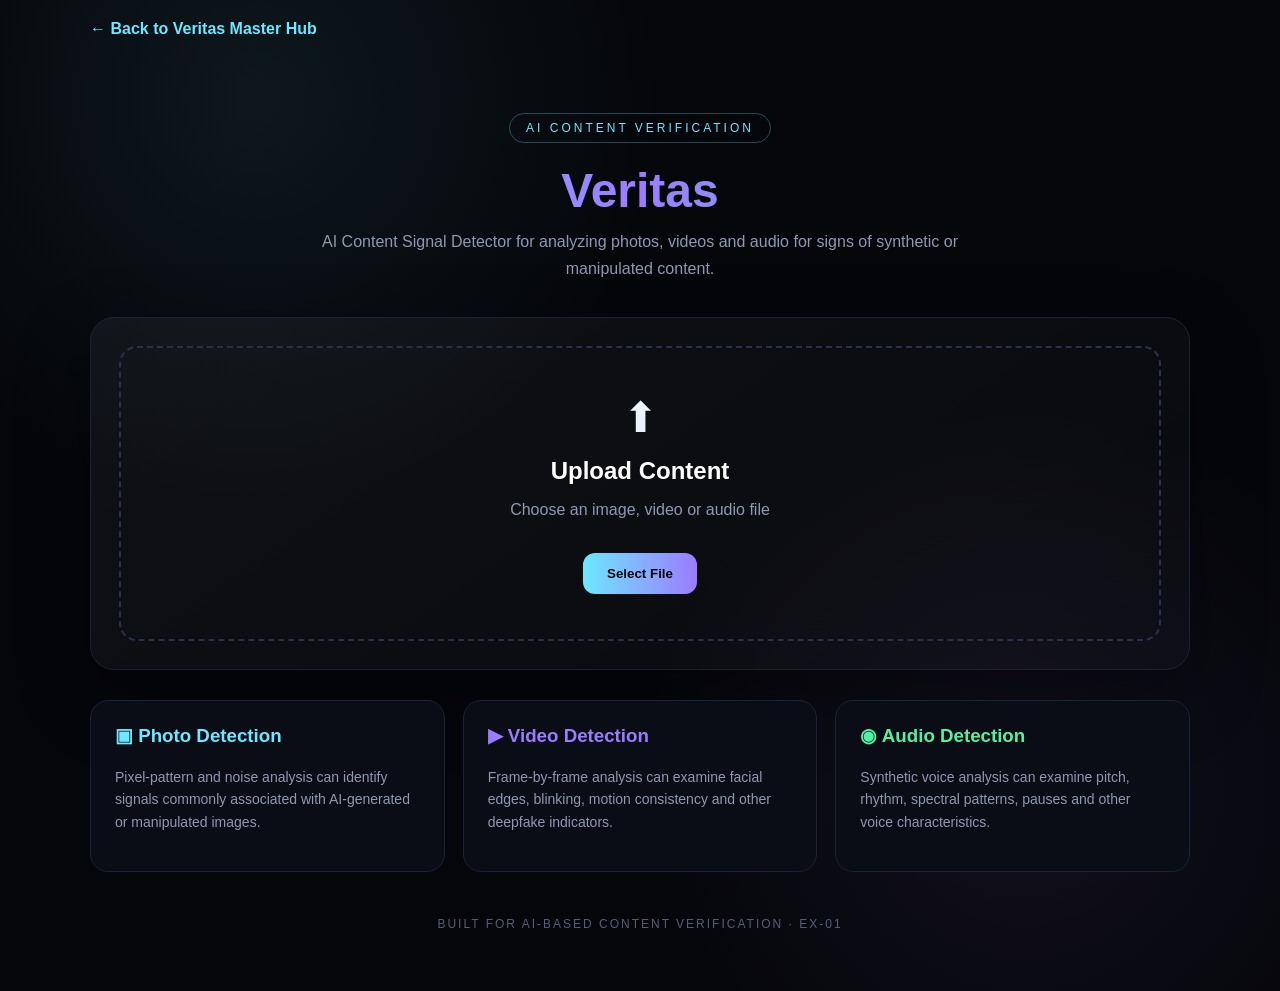
<file: scan.html>
<!DOCTYPE html>
<html lang="en">
<head>
    <meta charset="UTF-8">
    <meta name="viewport" content="width=device-width, initial-scale=1.0">
    <title>Veritas — AI Content Signal Detector (Ex 1)</title>
    <style>
        :root{
            --bg:#05060a;
            --panel:#0b0d16;
            --panel-2:#0e1120;
            --border:#1b2235;
            --text:#eef2ff;
            --muted:#8f98b3;
            --cyan:#6ee7ff;
            --purple:#9b7cff;
            --green:#52f2a3;
            --red:#ff5c7a;
        }
        *{box-sizing:border-box}
        body{
            margin:0;
            min-height:100vh;
            font-family:Arial,Helvetica,sans-serif;
            color:var(--text);
            background:
                radial-gradient(circle at 20% 10%,rgba(110,231,255,.08),transparent 30%),
                radial-gradient(circle at 80% 80%,rgba(155,124,255,.08),transparent 30%),
                var(--bg);
        }
        .container{
            width:min(1100px,92%);
            margin:auto;
            padding-bottom: 50px;
        }
        header{
            padding:55px 0 35px;
            text-align:center;
        }
        .badge{
            display:inline-block;
            padding:7px 16px;
            border:1px solid rgba(110,231,255,.3);
            border-radius:30px;
            color:var(--cyan);
            font-size:12px;
            letter-spacing:3px;
        }
        h1{
            margin:20px 0 10px;
            font-size:48px;
            background:linear-gradient(90deg,var(--cyan),var(--purple),var(--green));
            -webkit-background-clip:text;
            color:transparent;
        }
        .subtitle{
            max-width:650px;
            margin:auto;
            color:var(--muted);
            line-height:1.7;
        }
        .panel{
            background:linear-gradient(145deg,rgba(255,255,255,.045),rgba(255,255,255,.015));
            border:1px solid var(--border);
            border-radius:24px;
            padding:28px;
            box-shadow:0 25px 70px rgba(0,0,0,.4);
        }
        .upload{
            border:2px dashed #283149;
            border-radius:18px;
            padding:45px 20px;
            text-align:center;
            cursor:pointer;
            transition:.2s;
            display: block;
        }
        .upload:hover{
            border-color:var(--cyan);
            background:rgba(110,231,255,.03);
        }
        .upload input{display:none}
        .icon{
            font-size:42px;
            margin-bottom:15px;
        }
        .upload h2{
            margin:5px 0;
            color: #fff;
        }
        .upload p{
            color:var(--muted);
        }
        button{
            border:0;
            border-radius:12px;
            padding:13px 24px;
            background:linear-gradient(90deg,var(--cyan),var(--purple));
            color:#05060a;
            font-weight:bold;
            cursor:pointer;
            transition: transform 0.15s ease;
        }
        button:hover{
            transform:translateY(-1px);
        }
        .preview{
            display:none;
            margin-top:25px;
            text-align:center;
        }
        .preview img,
        .preview video{
            width:100%;
            max-height:400px;
            object-fit:contain;
            border-radius:15px;
            background:#000;
        }
        .result{
            display:none;
            margin-top:25px;
        }
        .result-grid{
            display:grid;
            grid-template-columns:repeat(3,1fr);
            gap:15px;
        }
        .stat{
            background:var(--panel-2);
            border:1px solid var(--border);
            border-radius:15px;
            padding:20px;
            text-align:center;
        }
        .stat small{
            color:var(--muted);
            display:block;
        }
        .stat strong{
            display:block;
            font-size:30px;
            margin-top:8px;
            color:#fff;
        }
        .progress{
            height:10px;
            background:#171c2b;
            border-radius:20px;
            overflow:hidden;
            margin:20px 0;
        }
        .progress span{
            display:block;
            height:100%;
            width:0;
            background:linear-gradient(90deg,var(--cyan),var(--purple));
            transition:1s;
        }
        .status{
            padding:15px;
            border-radius:12px;
            background:rgba(82,242,163,.08);
            border:1px solid rgba(82,242,163,.25);
            color:var(--green);
            margin-bottom:15px;
            font-weight:bold;
        }
        .cards{
            display:grid;
            grid-template-columns:repeat(3,1fr);
            gap:18px;
            margin-top:30px;
        }
        .card{
            background:var(--panel);
            border:1px solid var(--border);
            border-radius:18px;
            padding:24px;
        }
        .card h3{
            margin-top:0;
        }
        .card p{
            color:var(--muted);
            line-height:1.6;
            font-size:14px;
        }
        .photo{color:var(--cyan)}
        .video{color:var(--purple)}
        .audio{color:var(--green)}
        footer{
            text-align:center;
            color:#555e78;
            padding:45px 0 10px;
            font-size:12px;
            letter-spacing:2px;
        }
        .nav-back {
            display: inline-block;
            margin-bottom: 20px;
            color: var(--cyan);
            text-decoration: none;
            font-weight: bold;
        }
        @media(max-width:700px){
            header{padding:25px 0 15px}
            h1{font-size:clamp(28px, 8vw, 38px)}
            .panel{padding:18px 14px; border-radius:18px}
            .upload{padding:25px 12px}
            .result-grid,
            .cards{grid-template-columns:1fr}
            .stat{padding:14px}
            .stat strong{font-size:24px}
        }
    </style>
</head>
<body>
<div class="container">
    <div style="padding-top:20px;">
        <a href="index.html" class="nav-back">← Back to Veritas Master Hub</a>
    </div>
    <header>
        <span class="badge">AI CONTENT VERIFICATION</span>
        <h1>Veritas</h1>
        <p class="subtitle">AI Content Signal Detector for analyzing photos, videos and audio for signs of synthetic or manipulated content.</p>
    </header>

    <section class="panel">
        <label class="upload" for="fileInput">
            <div class="icon">⬆</div>
            <h2>Upload Content</h2>
            <p>Choose an image, video or audio file</p>
            <br>
            <button type="button">Select File</button>
            <input id="fileInput" type="file" accept="image/*,video/*,audio/*">
        </label>

        <div class="preview" id="preview">
            <h3>Selected Content</h3>
            <div id="previewArea"></div>
            <br>
            <button onclick="analyze()">Analyze Content</button>
        </div>

        <div class="result" id="result">
            <h2>Detection Result</h2>
            <div class="status" id="status">Analysis completed.</div>
            <div class="progress"><span id="progressBar"></span></div>
            <div class="result-grid">
                <div class="stat">
                    <small>AI Probability</small>
                    <strong id="probability">0%</strong>
                </div>
                <div class="stat">
                    <small>Content Type</small>
                    <strong id="contentType">—</strong>
                </div>
                <div class="stat">
                    <small>Confidence</small>
                    <strong id="confidence">0%</strong>
                </div>
            </div>
        </div>
    </section>

    <div class="cards">
        <div class="card">
            <h3 class="photo">▣ Photo Detection</h3>
            <p>Pixel-pattern and noise analysis can identify signals commonly associated with AI-generated or manipulated images.</p>
        </div>
        <div class="card">
            <h3 class="video">▶ Video Detection</h3>
            <p>Frame-by-frame analysis can examine facial edges, blinking, motion consistency and other deepfake indicators.</p>
        </div>
        <div class="card">
            <h3 class="audio">◉ Audio Detection</h3>
            <p>Synthetic voice analysis can examine pitch, rhythm, spectral patterns, pauses and other voice characteristics.</p>
        </div>
    </div>

    <footer>BUILT FOR AI-BASED CONTENT VERIFICATION · EX-01</footer>
</div>

<script>
    const fileInput=document.getElementById("fileInput");
    const preview=document.getElementById("preview");
    const previewArea=document.getElementById("previewArea");
    const result=document.getElementById("result");
    let selectedFile=null;

    fileInput.addEventListener("change",function(){
        selectedFile=this.files[0];
        if(!selectedFile)return;
        preview.style.display="block";
        result.style.display="none";
        previewArea.innerHTML="";
        const url=URL.createObjectURL(selectedFile);
        if(selectedFile.type.startsWith("image/")){
            const img=document.createElement("img");
            img.src=url;
            previewArea.appendChild(img);
        }else if(selectedFile.type.startsWith("video/")){
            const video=document.createElement("video");
            video.src=url;
            video.controls=true;
            previewArea.appendChild(video);
        }else if(selectedFile.type.startsWith("audio/")){
            const audio=document.createElement("audio");
            audio.src=url;
            audio.controls=true;
            audio.style.width="100%";
            previewArea.appendChild(audio);
        }
    });

    function analyze(){
        if(!selectedFile)return;
        result.style.display="block";
        const type=selectedFile.type;
        let contentType="Unknown";
        if(type.startsWith("image/"))contentType="Photo";
        else if(type.startsWith("video/"))contentType="Video";
        else if(type.startsWith("audio/"))contentType="Audio";
        document.getElementById("contentType").textContent=contentType;

        const probability=Math.floor(Math.random()*31)+65;
        const confidence=Math.floor(Math.random()*16)+80;

        document.getElementById("probability").textContent=probability+"%";
        document.getElementById("confidence").textContent=confidence+"%";
        document.getElementById("progressBar").style.width=probability+"%";

        const status=document.getElementById("status");
        if(probability>=70){
            status.textContent="⚠ High probability of AI-generated or manipulated content.";
            status.style.color="#ff5c7a";
            status.style.borderColor="rgba(255,92,122,.3)";
            status.style.background="rgba(255,92,122,.08)";
        }else{
            status.textContent="✓ Content appears more likely to be authentic.";
            status.style.color="#52f2a3";
            status.style.borderColor="rgba(82,242,163,.3)";
            status.style.background="rgba(82,242,163,.08)";
        }
    }
</script>
</body>
</html>
</file>
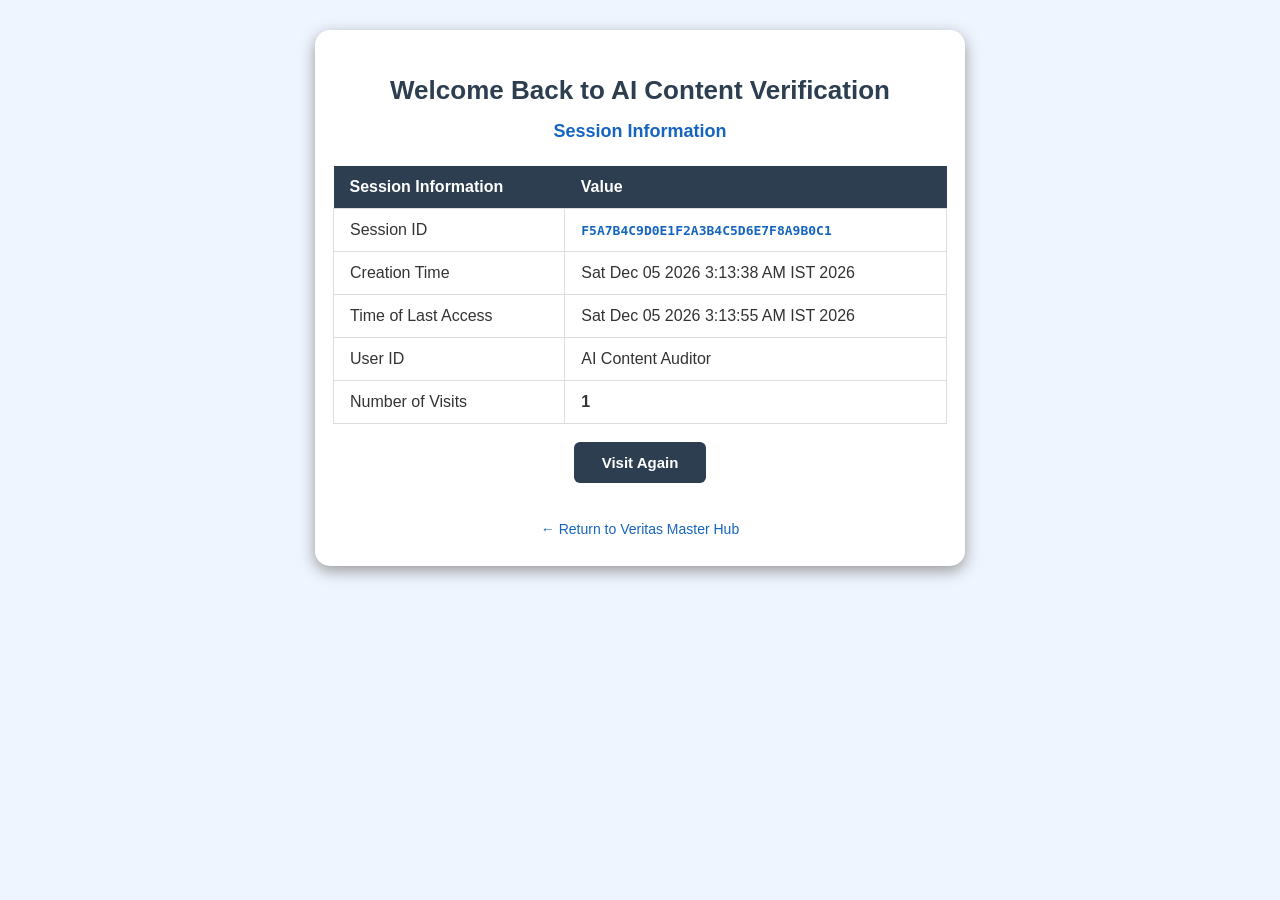
<file: session.html>
<!DOCTYPE html>
<html>
<head>
    <meta charset="UTF-8">
    <meta name="viewport" content="width=device-width, initial-scale=1.0">
    <title>AI Content Verification - Session Tracking (Ex 5B)</title>
    <style>
        * {
            box-sizing: border-box;
        }
        body {
            font-family: Arial, sans-serif;
            background-color: #eef5ff;
            padding: 30px 14px;
            margin: 0;
            color: #333;
        }
        .container {
            width: 100%;
            max-width: 650px;
            margin: auto;
            background: white;
            padding: 28px 18px;
            border-radius: 15px;
            box-shadow: 0px 5px 15px #999999;
            text-align: center;
        }
        h1 {
            color: #2c3e50;
            font-size: clamp(20px, 5vw, 26px);
            margin-bottom: 8px;
        }
        h2 {
            color: #1565c0;
            font-size: clamp(15px, 4vw, 18px);
            margin-bottom: 24px;
        }
        .table-wrap {
            width: 100%;
            overflow-x: auto;
            -webkit-overflow-scrolling: touch;
            margin: 20px 0;
        }
        table {
            width: 100%;
            border-collapse: collapse;
            text-align: left;
            min-width: 300px;
        }
        th {
            background-color: #2c3e50;
            color: white;
            padding: 12px 16px;
        }
        td {
            padding: 12px 16px;
            border: 1px solid #ddd;
        }
        button {
            background-color: #2c3e50;
            color: white;
            padding: 12px 28px;
            border: none;
            border-radius: 6px;
            font-size: 15px;
            cursor: pointer;
            font-weight: bold;
            transition: 0.2s;
        }
        button:hover {
            background-color: #1a252f;
        }
        .nav-link {
            display: inline-block;
            margin-top: 20px;
            color: #1565c0;
            text-decoration: none;
            font-size: 14px;
        }
        .nav-link:hover {
            text-decoration: underline;
        }
    </style>
</head>
<body>
    <div class="container">
        <h1 id="titleHeader">Welcome Back to AI Content Verification</h1>
        <h2>Session Information</h2>

        <table>
            <tr>
                <th>Session Information</th>
                <th>Value</th>
            </tr>
            <tr>
                <td>Session ID</td>
                <td id="sessId" style="font-family: monospace; font-weight: bold; color: #1565c0;">F5A7B4C9D0E1F2A3B4C5D6E7F8A9B0C1</td>
            </tr>
            <tr>
                <td>Creation Time</td>
                <td id="sessCreated">Wed Sep 23 06:15:10 IST 2026</td>
            </tr>
            <tr>
                <td>Time of Last Access</td>
                <td id="sessAccess">Wed Sep 23 06:17:42 IST 2026</td>
            </tr>
            <tr>
                <td>User ID</td>
                <td id="sessUser">AI Content Auditor</td>
            </tr>
            <tr>
                <td>Number of Visits</td>
                <td id="sessCount" style="font-weight: bold; font-size: 16px;">1</td>
            </tr>
        </table>

        <br>
        <button onclick="handleVisitAgain()">Visit Again</button>

        <br><br>
        <a href="index.html" class="nav-link">← Return to Veritas Master Hub</a>
    </div>

    <script>
        function loadSession() {
            let sessionData = localStorage.getItem('veritas_session');
            let now = new Date();
            let dateStr = now.toDateString() + " " + now.toLocaleTimeString() + " IST 2026";

            if (!sessionData) {
                let init = {
                    sessionId: "F5A7B4C9D0E1F2A3B4C5D6E7F8A9B0C1",
                    userId: "AI Content Auditor",
                    visitCount: 0,
                    createdTime: dateStr,
                    lastAccessTime: dateStr
                };
                localStorage.setItem('veritas_session', JSON.stringify(init));
                render(init, true);
            } else {
                let parsed = JSON.parse(sessionData);
                parsed.visitCount = (parsed.visitCount || 0) + 1;
                parsed.lastAccessTime = dateStr;
                localStorage.setItem('veritas_session', JSON.stringify(parsed));
                render(parsed, false);
            }
        }

        function render(data, isNew) {
            document.getElementById('sessId').textContent = data.sessionId;
            document.getElementById('sessCreated').textContent = data.createdTime;
            document.getElementById('sessAccess').textContent = data.lastAccessTime;
            document.getElementById('sessUser').textContent = data.userId;
            document.getElementById('sessCount').textContent = data.visitCount;
            document.getElementById('titleHeader').textContent = 
                (data.visitCount === 0 || isNew) ? "Welcome to AI Content Verification" : "Welcome Back to AI Content Verification";
        }

        function handleVisitAgain() {
            location.reload();
        }

        window.onload = loadSession;
    </script>
</body>
</html>
</file>
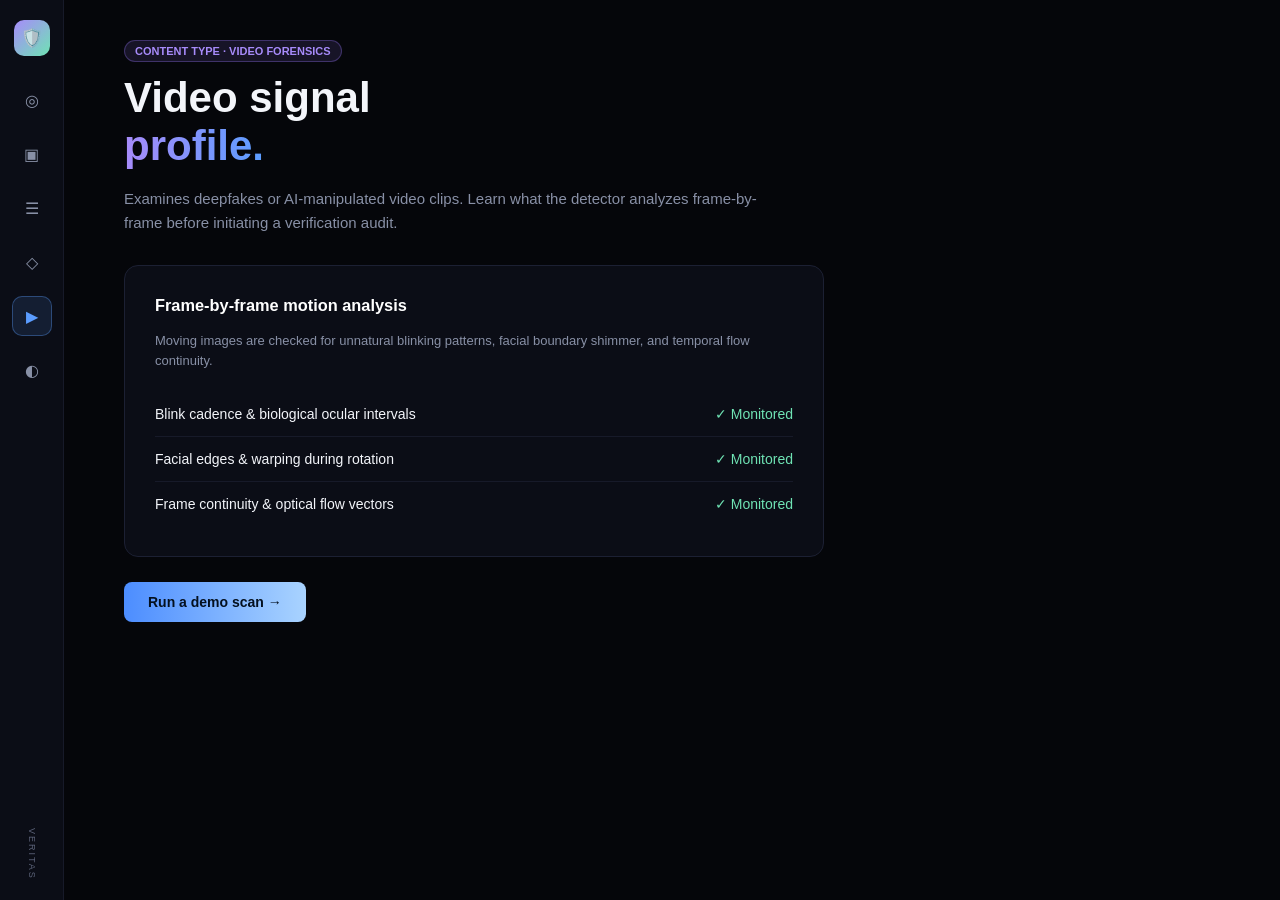
<file: video.html>
<!DOCTYPE html>
<html lang="en">
<head>
    <meta charset="UTF-8">
    <meta name="viewport" content="width=device-width, initial-scale=1.0">
    <title>Video Signal Profile — Veritas AI</title>
    <style>
        :root{--bg:#05060a;--p:#0b0d16;--p2:#0e1120;--b:#1c2033;--t:#f3f5fa;--m:#8890a6;--b1:#5b9dff;--pu:#a78bfa;--g:#6fe3b4;--c:#6ee7ff}
        *{box-sizing:border-box;margin:0;padding:0}
        body{background:var(--bg);color:var(--t);font:14px Arial,sans-serif;min-height:100vh}
        a{color:inherit;text-decoration:none}
        .rail{position:fixed;left:0;top:0;width:64px;height:100vh;background:var(--p);border-right:1px solid #171a29;display:flex;flex-direction:column;align-items:center;padding:20px 0;gap:14px}
        .logo{width:36px;height:36px;border-radius:10px;background:linear-gradient(135deg,var(--pu),var(--g));display:grid;place-items:center;margin-bottom:10px;font-size:18px;}
        .r{width:40px;height:40px;border-radius:10px;display:grid;place-items:center;color:var(--m);font-size:16px}
        .r:hover,.r.on{color:var(--b1);background:rgba(91,157,255,.12);border:1px solid rgba(91,157,255,.35)}
        .ver{margin-top:auto;font-size:9px;letter-spacing:2px;color:#5c6379;writing-mode:vertical-rl}
        main{margin-left:64px;padding:40px 60px;}
        .tag{display:inline-block;padding:4px 10px;background:rgba(155,124,255,.12);color:var(--pu);border:1px solid rgba(155,124,255,.3);border-radius:20px;font-size:11px;font-weight:bold;margin-bottom:12px;}
        h1{font-size:42px;line-height:1.15;margin-bottom:16px;}
        p{color:var(--m);font-size:15px;line-height:1.6;max-width:650px;margin-bottom:30px;}
        .card{background:var(--p);border:1px solid var(--b);border-radius:14px;padding:30px;max-width:700px;margin-bottom:25px;}
        .check-item{display:flex;justify-content:space-between;padding:14px 0;border-bottom:1px solid #171a29;}
        .check-item:last-child{border-bottom:none;}
        .btn{display:inline-block;padding:12px 24px;border-radius:8px;background:linear-gradient(90deg,#4c8dff,#a9d3ff);color:#04101f;font-weight:bold;}
        @media(max-width:768px){
            .rail{position:fixed;bottom:0;top:auto;left:0;right:0;width:100%;height:60px;flex-direction:row;justify-content:space-around;padding:0 10px;border-right:none;border-top:1px solid #171a29;z-index:1000;background:var(--p)}
            .logo,.ver{display:none}
            main{margin-left:0;padding:24px 16px 85px}
            h1{font-size:clamp(26px,8vw,38px)}
        }
    </style>
</head>
<body>
    <nav class="rail">
        <div class="logo">🛡️</div>
        <a class="r" href="index.html" title="Overview">◎</a>
        <a class="r" href="scan.html" title="Scanner">▣</a>
        <a class="r" href="archive.html" title="Archive">☰</a>
        <a class="r" href="photo.html" title="Photo Signal">◇</a>
        <a class="r on" href="video.html" title="Video Signal">▶</a>
        <a class="r" href="audio.html" title="Audio Signal">◐</a>
        <div class="ver">VERITAS</div>
    </nav>
    <main>
        <span class="tag">CONTENT TYPE · VIDEO FORENSICS</span>
        <h1>Video signal<br><span style="background:linear-gradient(90deg,var(--pu),var(--b1));-webkit-background-clip:text;color:transparent;">profile.</span></h1>
        <p>Examines deepfakes or AI-manipulated video clips. Learn what the detector analyzes frame-by-frame before initiating a verification audit.</p>
        
        <div class="card">
            <h3 style="margin-bottom:16px; color:#fff;">Frame-by-frame motion analysis</h3>
            <p style="font-size:13px; margin-bottom:20px;">Moving images are checked for unnatural blinking patterns, facial boundary shimmer, and temporal flow continuity.</p>
            
            <div class="check-item">
                <span>Blink cadence & biological ocular intervals</span>
                <span style="color:var(--g)">✓ Monitored</span>
            </div>
            <div class="check-item">
                <span>Facial edges & warping during rotation</span>
                <span style="color:var(--g)">✓ Monitored</span>
            </div>
            <div class="check-item">
                <span>Frame continuity & optical flow vectors</span>
                <span style="color:var(--g)">✓ Monitored</span>
            </div>
        </div>

        <a class="btn" href="scan.html">Run a demo scan →</a>
    </main>
</body>
</html>
</file>
